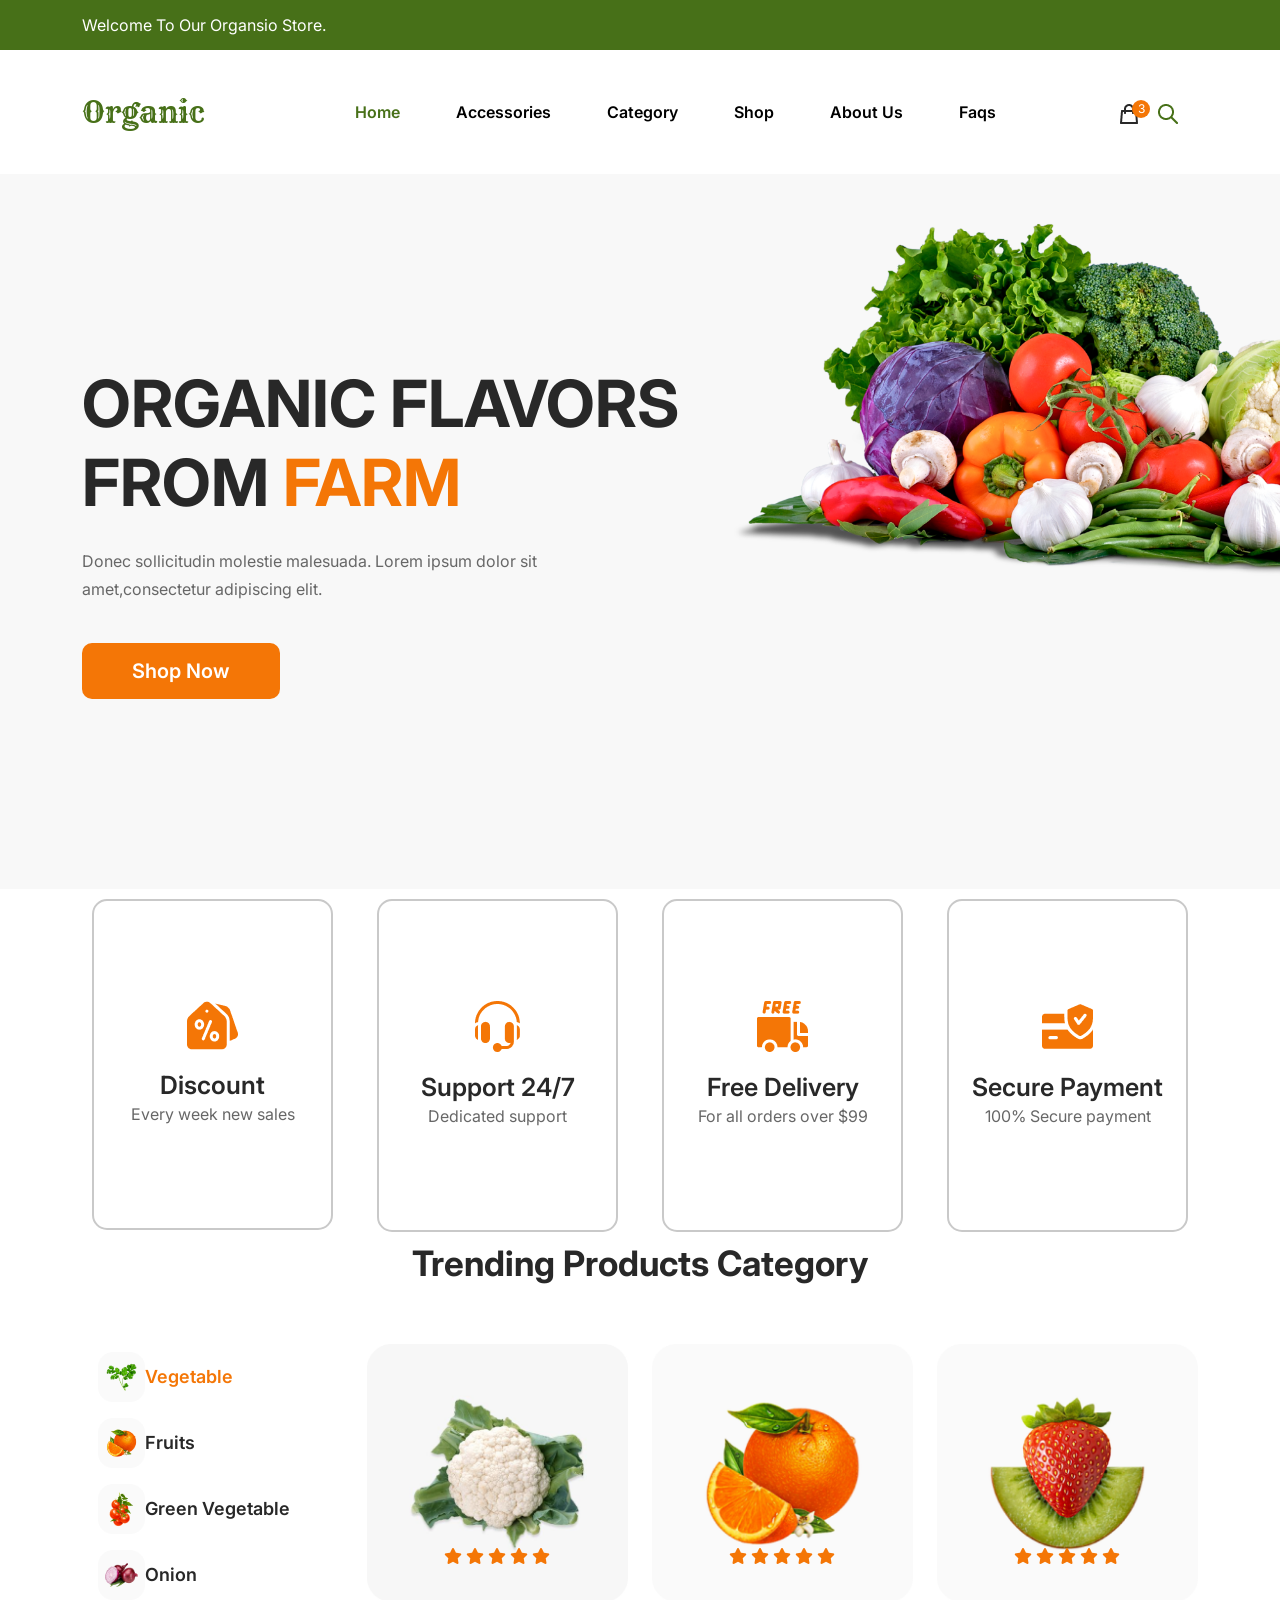
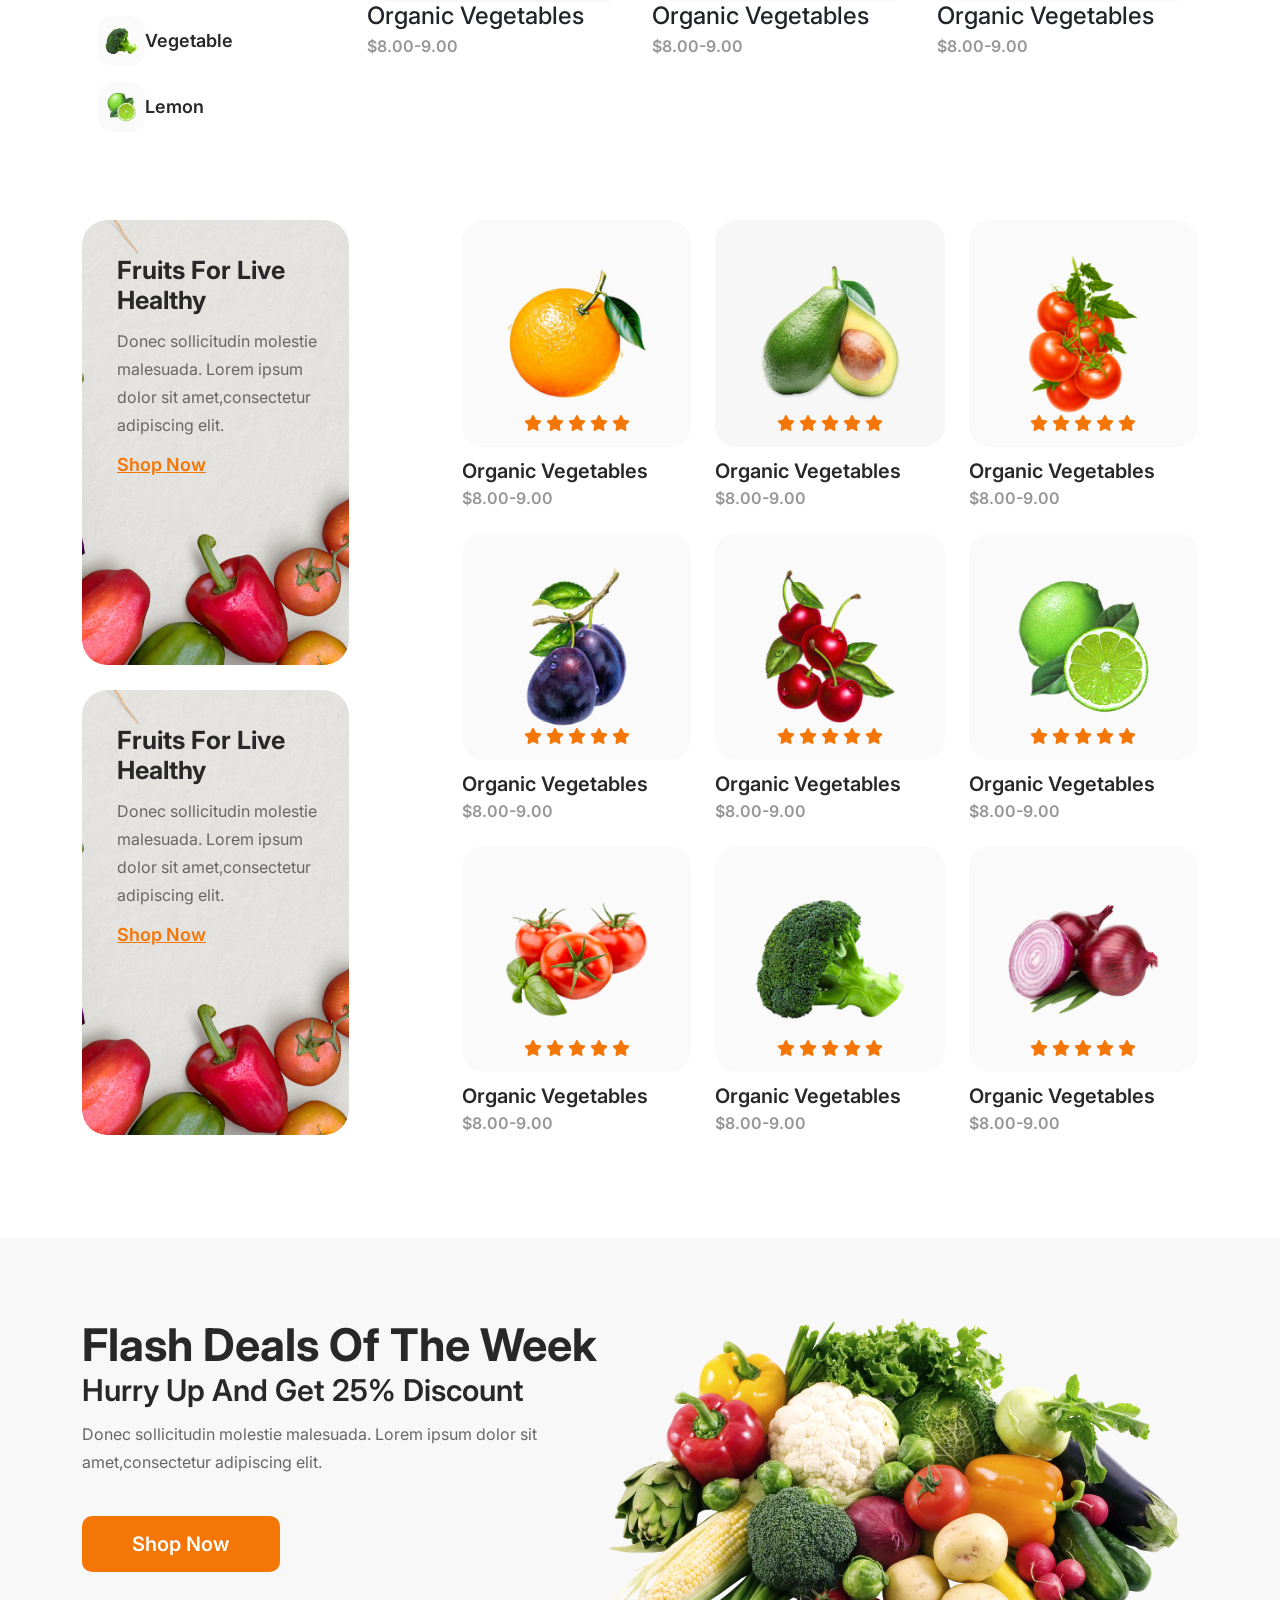
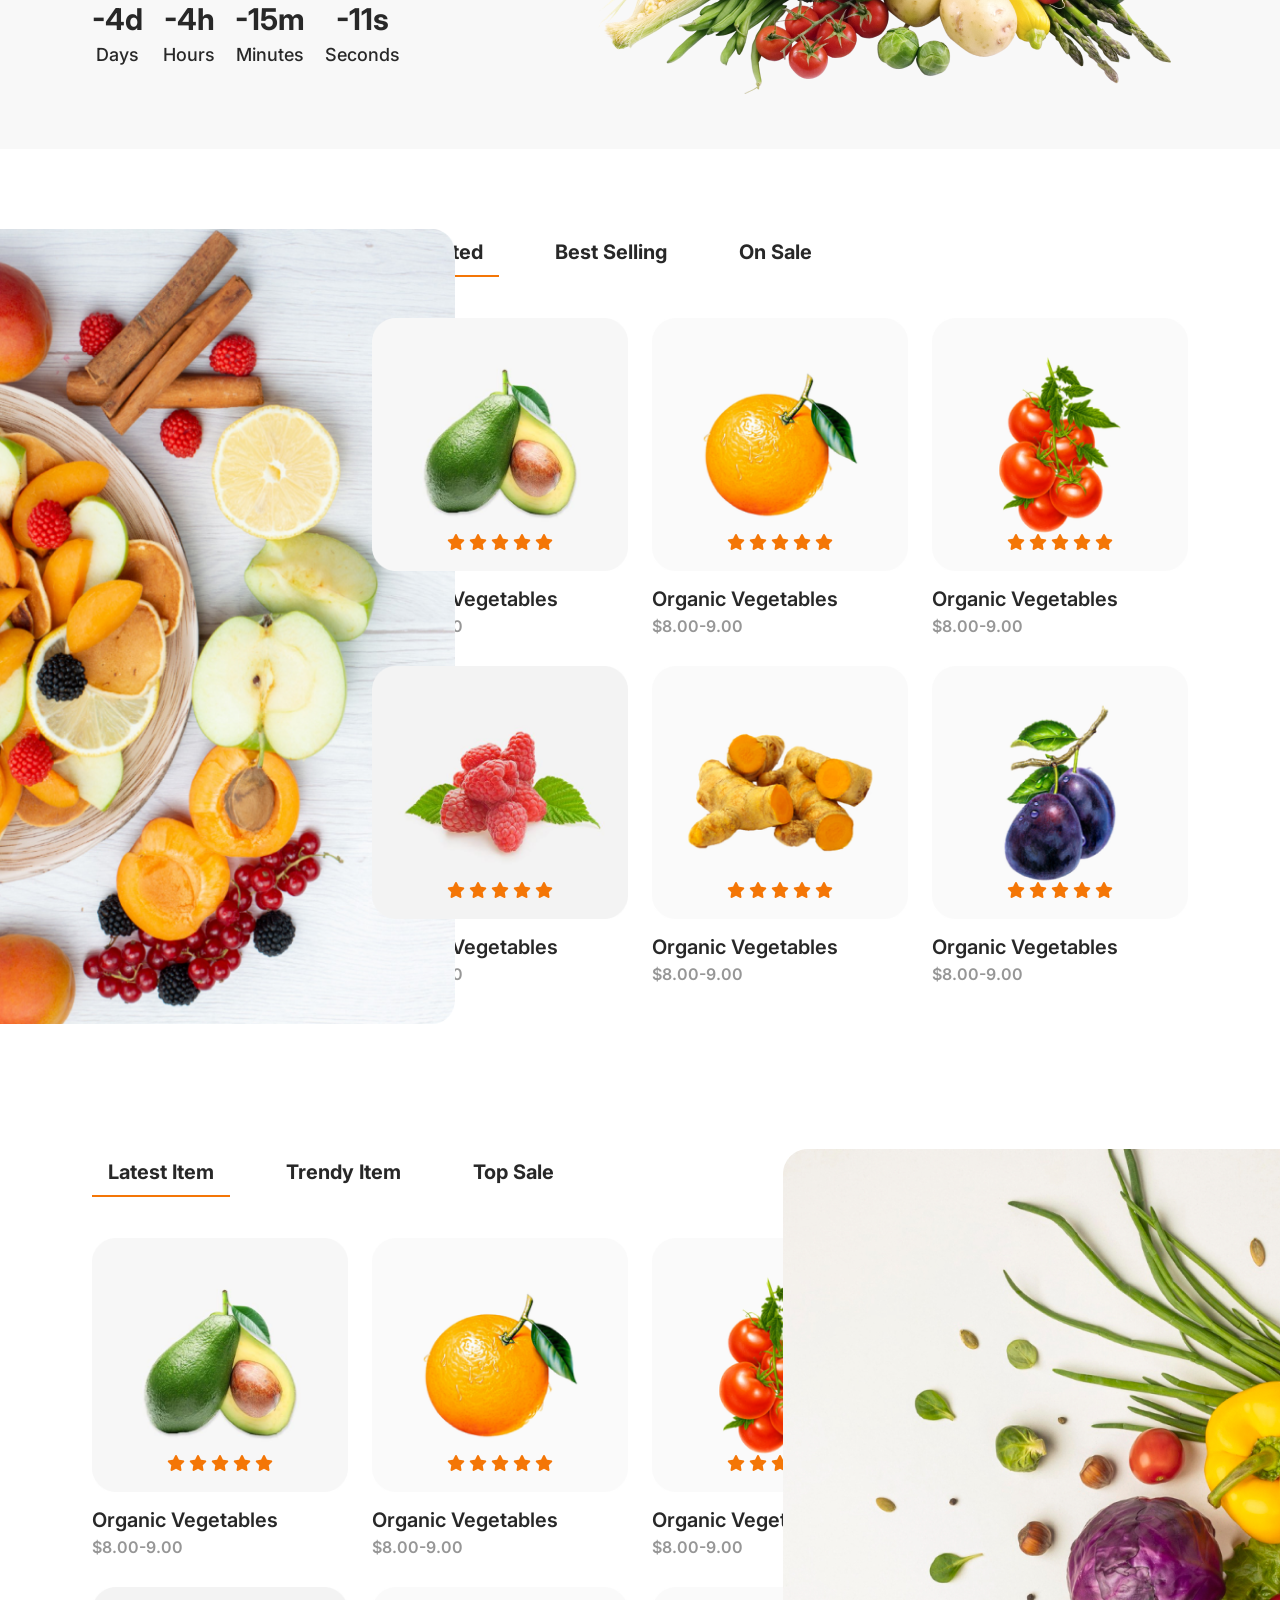
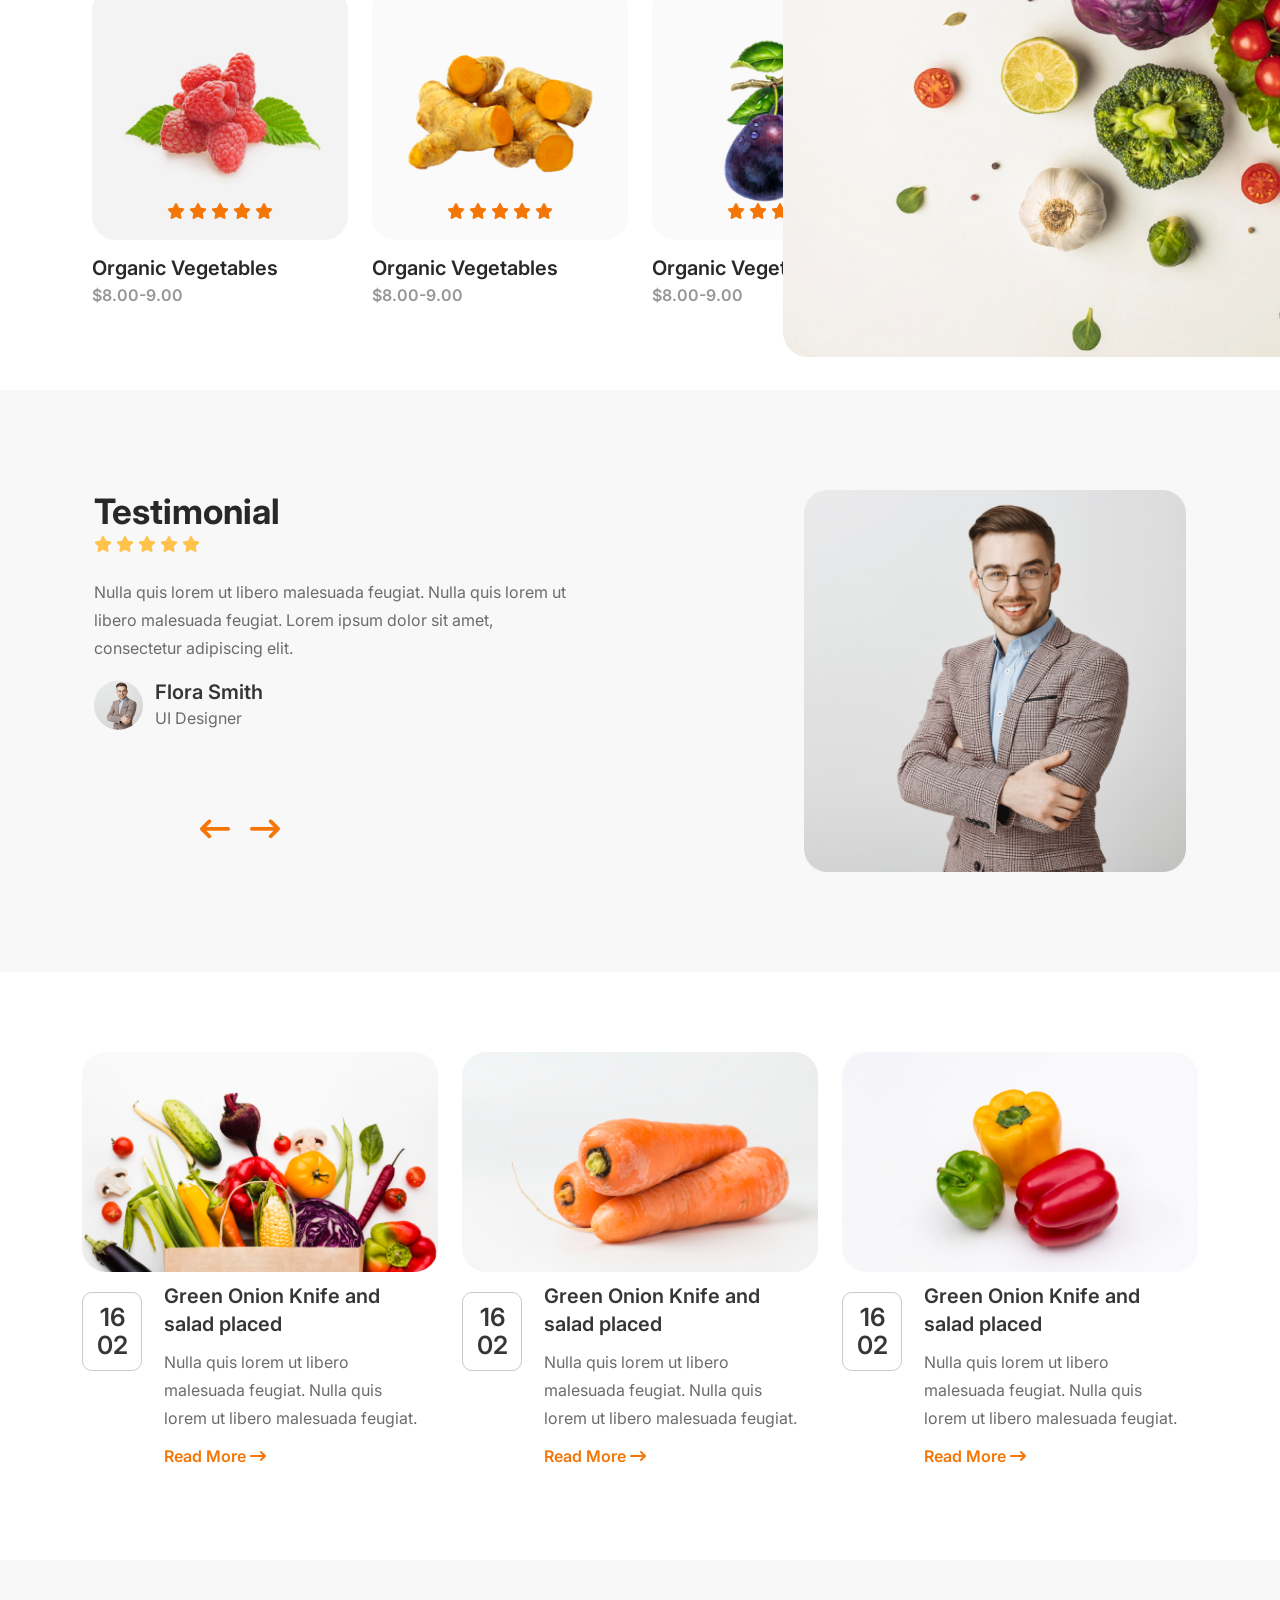
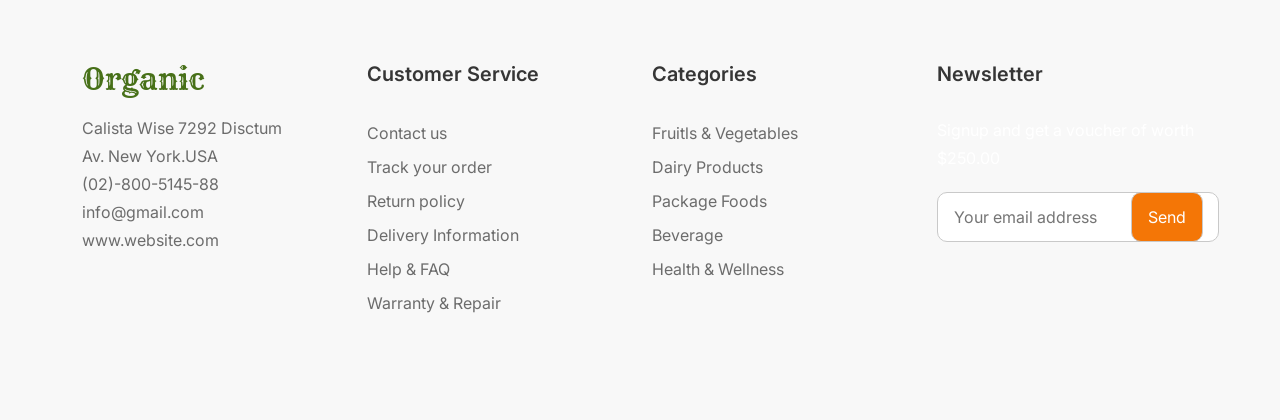
<file: Organic/index.html>
<!DOCTYPE html>
<html lang="en">

<head>
    <meta charset="UTF-8">
    <meta http-equiv="X-UA-Compatible" content="IE=edge">
    <meta name="viewport" content="width=device-width, initial-scale=1.0">
    <!-- css link -->
    <link rel="stylesheet" href="css/bootstrap.min.css">
    <link rel="stylesheet" href="css/slick.css">
    <link rel="stylesheet" href="css/animate.css">
    <link rel="shortcut icon" href="img/fav.png" type="image/x-icon">
    <link rel="stylesheet" href="css/all.min.css">
    <link rel="stylesheet" href="css/style.css">

    <!-- figma title -->
    <title>Organic</title>
</head>

<body>
    <!-- header part start -->
    <header id="header-area">
        <div class="top-header">
            <div class="container">
                <div class="top-text">
                    <p>Welcome To Our Organsio Store.</p>
                </div>
            </div>
        </div>
        <nav class="navbar navbar-expand-lg main-header">
            <div class="container">
                <a class="navbar-brand" href="#">Organic</a>

                <button class="navbar-toggler" type="button" data-bs-toggle="collapse"
                    data-bs-target="#navbarSupportedContent" aria-controls="navbarSupportedContent"
                    aria-expanded="false" aria-label="Toggle navigation">
                    <span class="navbar-toggler-icon"></span>
                </button>

                <div class="collapse navbar-collapse" id="navbarSupportedContent">

                    <ul class="navbar-nav m-auto">
                        <li class="nav-item">
                            <a class="nav-link active" aria-current="page" href="index.html">Home</a>
                        </li>
                        <li class="nav-item">
                            <a class="nav-link" href="Accessories.html">Accessories</a>
                        </li>
                        <li class="nav-item">
                            <a class="nav-link" href="catagory.html">Category</a>
                        </li>
                        <li class="nav-item">
                            <a class="nav-link" href="shop.html">Shop</a>
                        </li>
                        <li class="nav-item">
                            <a class="nav-link" href="about.html">About Us</a>
                        </li>
                        <li class="nav-item">
                            <a class="nav-link" href="faq.html">Faqs</a>
                        </li>
                    </ul>
                    <form class="d-flex">
                        <div class="header-card"><img src="img/Vectorlog.png" alt="">
                            <span>3</span>
                        </div>
                        <div class="header-card"><img src="img/Vectorsearch.png" alt=""></div>
                    </form>
                </div>
            </div>
        </nav>
    </header>
    <!-- header part end -->

    <!-- banner part start -->
    <section id="banner-area">
        <div class="container">
            <div class="row">
                <div class="col-xl-8">
                    <div class="hero">
                        <h1> ORGANIC FLAVORS FROM <span>FARM</span> </h1>
                        <p>Donec sollicitudin molestie malesuada. Lorem ipsum dolor sit amet,consectetur adipiscing
                            elit.</p>
                        <a href="#" class="common-btn">Shop Now</a>
                    </div>
                </div>
            </div>
        </div>
        <div class="banner-img">
            <img src="img/banner.png" alt="img">
        </div>
    </section>
    <!-- banner part end -->

    <!-- support part start -->
    <section id="support-area">
        <div class="container">
            <div class="row">
                <div class="col-xl-3">
                    <div class="support-item">
                        <div class="support-icon"><img src="img/Group.png" alt="img"></div>
                        <h5>Discount</h5>
                        <p>Every week new sales</p>
                    </div>
                </div>
                <div class="col-xl-3">
                    <div class="support-item">
                        <div class="support-icon"><img src="img/Group 20189.png" alt="img"></div>
                        <h5>Support 24/7 </h5>
                        <p>Dedicated support</p>
                    </div>
                </div>
                <div class="col-xl-3">
                    <div class="support-item">
                        <div class="support-icon"><img src="img/Group 20190.png" alt="img"></div>
                        <h5>Free Delivery</h5>
                        <p>For all orders over $99 </p>
                    </div>
                </div>
                <div class="col-xl-3">
                    <div class="support-item">
                        <div class="support-icon"><img src="img/003-credit-card.png" alt="img"></div>
                        <h5>Secure Payment</h5>
                        <p>100% Secure payment</p>
                    </div>
                </div>
            </div>
        </div>
    </section>
    <!-- support part end -->

    <!-- Products part start -->
    <section id="products-area">
        <div class="container">
            <div class="row">
                <div class="col-xl-12 tex-center">
                    <div class="products-heading">
                        <h2>Trending Products Category</h2>
                    </div>
                </div>
            </div>


            <div class="row">
                <div class="col-xl-3">
                    <div class="nav flex-column nav-pills me-3" id="v-pills-tab" role="tablist"
                        aria-orientation="vertical">
                        <button class="nav-link active" id="v-pills-home-tab" data-bs-toggle="pill"
                            data-bs-target="#v-pills-home" type="button" role="tab" aria-controls="v-pills-home"
                            aria-selected="true">
                            <img src="img/Rectangle 3121.png" alt="img">
                            <span>Vegetable</span>
                        </button>
                        <button class="nav-link" id="v-pills-profile-tab" data-bs-toggle="pill"
                            data-bs-target="#v-pills-profile" type="button" role="tab" aria-controls="v-pills-profile"
                            aria-selected="false">
                            <img src="img/Rectangle 3121 (1).png" alt="">
                            <span>Fruits</span>
                        </button>
                        <button class="nav-link" id="v-pills-messages-tab" data-bs-toggle="pill"
                            data-bs-target="#v-pills-messages" type="button" role="tab" aria-controls="v-pills-messages"
                            aria-selected="false">
                            <img src="img/Rectangle 3121 (2).png" alt="">
                            <span>Green Vegetable</span>
                        </button>
                        <button class="nav-link" id="v-pills-settings-tab" data-bs-toggle="pill"
                            data-bs-target="#v-pills-settings" type="button" role="tab" aria-controls="v-pills-settings"
                            aria-selected="false">
                            <img src="img/Rectangle 3121 (3).png" alt="">
                            <span>Onion</span>
                        </button>
                        <button class="nav-link" id="v-pills-profile-tab" data-bs-toggle="pill"
                            data-bs-target="#v-pills-profile" type="button" role="tab" aria-controls="v-pills-profile"
                            aria-selected="false">
                            <img src="img/Rectangle 3121 (4).png" alt="">
                            <span>Vegetable</span>
                        </button>
                        <button class="nav-link" id="v-pills-messages-tab" data-bs-toggle="pill"
                            data-bs-target="#v-pills-messages" type="button" role="tab" aria-controls="v-pills-messages"
                            aria-selected="false">
                            <img src="img/Rectangle 3121 (5).png" alt="">
                            <span>Lemon</span>
                        </button>
                    </div>
                </div>
                <div class="col-xl-9 tab-content" id="v-pills-tabContent">
                    <div class="tab-pane fade show active" id="v-pills-home" role="tabpanel"
                        aria-labelledby="v-pills-home-tab">
                        <div class="row">
                            <div class="col-xl-4">
                                <div class="Products-item">
                                    <div class="prdt-item-img">
                                        <img src="img/Rectangle 3091.png" alt="img">
                                        <div class="prdt-item-img-overlay">
                                            <div class="overlay-icon-opacity">
                                                <a href="#"><i class="fa-solid fa-heart"></i></a>
                                                <a href="#"><i class="fa-solid fa-cart-shopping"></i></a>
                                                <a href="#"><i class="fa-solid fa-eye"></i></a>
                                            </div>
                                        </div>
                                        <div class="prdt-item-img-star">
                                            <i class="fa-solid fa-star"></i>
                                            <i class="fa-solid fa-star"></i>
                                            <i class="fa-solid fa-star"></i>
                                            <i class="fa-solid fa-star"></i>
                                            <i class="fa-solid fa-star"></i>
                                        </div>
                                    </div>
                                    <h4>Organic Vegetables</h4>
                                    <p>$8.00-9.00</p>
                                </div>
                            </div>
                            <div class="col-xl-4">
                                <div class="Products-item">
                                    <div class="prdt-item-img">
                                        <img src="img/Rectangle 3091 (1).png" alt="img">
                                        <div class="prdt-item-img-overlay">
                                            <div class="overlay-icon-opacity">
                                                <a href="#"><i class="fa-solid fa-heart"></i></a>
                                                <a href="#"><i class="fa-solid fa-cart-shopping"></i></a>
                                                <a href="#"><i class="fa-solid fa-eye"></i></a>
                                            </div>
                                        </div>
                                        <div class="prdt-item-img-star">
                                            <i class="fa-solid fa-star"></i>
                                            <i class="fa-solid fa-star"></i>
                                            <i class="fa-solid fa-star"></i>
                                            <i class="fa-solid fa-star"></i>
                                            <i class="fa-solid fa-star"></i>
                                        </div>
                                    </div>
                                    <h4>Organic Vegetables</h4>
                                    <p>$8.00-9.00</p>
                                </div>
                            </div>
                            <div class="col-xl-4">
                                <div class="Products-item">
                                    <div class="prdt-item-img">
                                        <img src="img/Rectangle 3091 (2).png" alt="img">
                                        <div class="prdt-item-img-overlay">
                                            <div class="overlay-icon-opacity">
                                                <a href="#"><i class="fa-solid fa-heart"></i></a>
                                                <a href="#"><i class="fa-solid fa-cart-shopping"></i></a>
                                                <a href="#"><i class="fa-solid fa-eye"></i></a>
                                            </div>
                                        </div>
                                        <div class="prdt-item-img-star">
                                            <i class="fa-solid fa-star"></i>
                                            <i class="fa-solid fa-star"></i>
                                            <i class="fa-solid fa-star"></i>
                                            <i class="fa-solid fa-star"></i>
                                            <i class="fa-solid fa-star"></i>
                                        </div>
                                    </div>
                                    <h4>Organic Vegetables</h4>
                                    <p>$8.00-9.00</p>
                                </div>
                            </div>
                        </div>
                    </div>

                    <div class="tab-pane fade" id="v-pills-messages" role="tabpanel"
                        aria-labelledby="v-pills-messages-tab">
                        <div class="row">
                            <div class="col-xl-4">
                                <div class="Products-item">
                                    <div class="prdt-item-img">
                                        <img src="img/Rectangle 3091.png" alt="img">
                                        <div class="prdt-item-img-overlay">
                                            <div class="overlay-icon-opacity">
                                                <a href="#"><i class="fa-solid fa-heart"></i></a>
                                                <a href="#"><i class="fa-solid fa-cart-shopping"></i></a>
                                                <a href="#"><i class="fa-solid fa-eye"></i></a>
                                            </div>
                                        </div>
                                        <div class="prdt-item-img-star">
                                            <i class="fa-solid fa-star"></i>
                                            <i class="fa-solid fa-star"></i>
                                            <i class="fa-solid fa-star"></i>
                                            <i class="fa-solid fa-star"></i>
                                            <i class="fa-solid fa-star"></i>
                                        </div>
                                    </div>
                                    <h4>Organic Vegetables</h4>
                                    <p>$8.00-9.00</p>
                                </div>
                            </div>
                            <div class="col-xl-4">
                                <div class="Products-item">
                                    <div class="prdt-item-img">
                                        <img src="img/Rectangle 3091 (2).png" alt="img">
                                        <div class="prdt-item-img-overlay">
                                            <div class="overlay-icon-opacity">
                                                <a href="#"><i class="fa-solid fa-heart"></i></a>
                                                <a href="#"><i class="fa-solid fa-cart-shopping"></i></a>
                                                <a href="#"><i class="fa-solid fa-eye"></i></a>
                                            </div>
                                        </div>
                                        <div class="prdt-item-img-star">
                                            <i class="fa-solid fa-star"></i>
                                            <i class="fa-solid fa-star"></i>
                                            <i class="fa-solid fa-star"></i>
                                            <i class="fa-solid fa-star"></i>
                                            <i class="fa-solid fa-star"></i>
                                        </div>
                                    </div>
                                    <h4>Organic Vegetables</h4>
                                    <p>$8.00-9.00</p>
                                </div>
                            </div>
                            <div class="col-xl-4">
                                <div class="Products-item">
                                    <div class="prdt-item-img">
                                        <img src="img/Rectangle 3091 (1).png" alt="img">
                                        <div class="prdt-item-img-overlay">
                                            <div class="overlay-icon-opacity">
                                                <a href="#"><i class="fa-solid fa-heart"></i></a>
                                                <a href="#"><i class="fa-solid fa-cart-shopping"></i></a>
                                                <a href="#"><i class="fa-solid fa-eye"></i></a>
                                            </div>
                                        </div>
                                        <div class="prdt-item-img-star">
                                            <i class="fa-solid fa-star"></i>
                                            <i class="fa-solid fa-star"></i>
                                            <i class="fa-solid fa-star"></i>
                                            <i class="fa-solid fa-star"></i>
                                            <i class="fa-solid fa-star"></i>
                                        </div>
                                    </div>
                                    <h4>Organic Vegetables</h4>
                                    <p>$8.00-9.00</p>
                                </div>
                            </div>
                        </div>
                    </div>
                    <div class="tab-pane fade" id="v-pills-profile" role="tabpanel"
                        aria-labelledby="v-pills-profile-tab">
                        <div class="row">
                            <div class="col-xl-4">
                                <div class="Products-item">
                                    <div class="prdt-item-img">
                                        <img src="img/Rectangle 3091 (2).png" alt="img">
                                        <div class="prdt-item-img-overlay">
                                            <div class="overlay-icon-opacity">
                                                <a href="#"><i class="fa-solid fa-heart"></i></a>
                                                <a href="#"><i class="fa-solid fa-cart-shopping"></i></a>
                                                <a href="#"><i class="fa-solid fa-eye"></i></a>
                                            </div>
                                        </div>
                                        <div class="prdt-item-img-star">
                                            <i class="fa-solid fa-star"></i>
                                            <i class="fa-solid fa-star"></i>
                                            <i class="fa-solid fa-star"></i>
                                            <i class="fa-solid fa-star"></i>
                                            <i class="fa-solid fa-star"></i>
                                        </div>
                                    </div>
                                    <h4>Organic Vegetables</h4>
                                    <p>$8.00-9.00</p>
                                </div>
                            </div>
                            <div class="col-xl-4">
                                <div class="Products-item">
                                    <div class="prdt-item-img">
                                        <img src="img/Rectangle 3091.png" alt="img">
                                        <div class="prdt-item-img-overlay">
                                            <div class="overlay-icon-opacity">
                                                <a href="#"><i class="fa-solid fa-heart"></i></a>
                                                <a href="#"><i class="fa-solid fa-cart-shopping"></i></a>
                                                <a href="#"><i class="fa-solid fa-eye"></i></a>
                                            </div>
                                        </div>
                                        <div class="prdt-item-img-star">
                                            <i class="fa-solid fa-star"></i>
                                            <i class="fa-solid fa-star"></i>
                                            <i class="fa-solid fa-star"></i>
                                            <i class="fa-solid fa-star"></i>
                                            <i class="fa-solid fa-star"></i>
                                        </div>
                                    </div>
                                    <h4>Organic Vegetables</h4>
                                    <p>$8.00-9.00</p>
                                </div>
                            </div>
                            <div class="col-xl-4">
                                <div class="Products-item">
                                    <div class="prdt-item-img">
                                        <img src="img/Rectangle 3091 (1).png" alt="img">
                                        <div class="prdt-item-img-overlay">
                                            <div class="overlay-icon-opacity">
                                                <a href="#"><i class="fa-solid fa-heart"></i></a>
                                                <a href="#"><i class="fa-solid fa-cart-shopping"></i></a>
                                                <a href="#"><i class="fa-solid fa-eye"></i></a>
                                            </div>
                                        </div>
                                        <div class="prdt-item-img-star">
                                            <i class="fa-solid fa-star"></i>
                                            <i class="fa-solid fa-star"></i>
                                            <i class="fa-solid fa-star"></i>
                                            <i class="fa-solid fa-star"></i>
                                            <i class="fa-solid fa-star"></i>
                                        </div>
                                    </div>
                                    <h4>Organic Vegetables</h4>
                                    <p>$8.00-9.00</p>
                                </div>
                            </div>
                        </div>
                    </div>
                    <div class="tab-pane fade" id="v-pills-settings" role="tabpanel"
                        aria-labelledby="v-pills-settings-tab">
                        <div class="row">
                            <div class="col-xl-4">
                                <div class="Products-item">
                                    <div class="prdt-item-img">
                                        <img src="img/Rectangle 3091 (2).png" alt="img">
                                        <div class="prdt-item-img-overlay">
                                            <div class="overlay-icon-opacity">
                                                <a href="#"><i class="fa-solid fa-heart"></i></a>
                                                <a href="#"><i class="fa-solid fa-cart-shopping"></i></a>
                                                <a href="#"><i class="fa-solid fa-eye"></i></a>
                                            </div>
                                        </div>
                                        <div class="prdt-item-img-star">
                                            <i class="fa-solid fa-star"></i>
                                            <i class="fa-solid fa-star"></i>
                                            <i class="fa-solid fa-star"></i>
                                            <i class="fa-solid fa-star"></i>
                                            <i class="fa-solid fa-star"></i>
                                        </div>
                                    </div>
                                    <h4>Organic Vegetables</h4>
                                    <p>$8.00-9.00</p>
                                </div>
                            </div>
                            <div class="col-xl-4">
                                <div class="Products-item">
                                    <div class="prdt-item-img">
                                        <img src="img/Rectangle 3091.png" alt="img">
                                        <div class="prdt-item-img-overlay">
                                            <div class="overlay-icon-opacity">
                                                <a href="#"><i class="fa-solid fa-heart"></i></a>
                                                <a href="#"><i class="fa-solid fa-cart-shopping"></i></a>
                                                <a href="#"><i class="fa-solid fa-eye"></i></a>
                                            </div>
                                        </div>
                                        <div class="prdt-item-img-star">
                                            <i class="fa-solid fa-star"></i>
                                            <i class="fa-solid fa-star"></i>
                                            <i class="fa-solid fa-star"></i>
                                            <i class="fa-solid fa-star"></i>
                                            <i class="fa-solid fa-star"></i>
                                        </div>
                                    </div>
                                    <h4>Organic Vegetables</h4>
                                    <p>$8.00-9.00</p>
                                </div>
                            </div>
                            <div class="col-xl-4">
                                <div class="Products-item">
                                    <div class="prdt-item-img">
                                        <img src="img/Rectangle 3091 (1).png" alt="img">
                                        <div class="prdt-item-img-overlay">
                                            <div class="overlay-icon-opacity">
                                                <a href="#"><i class="fa-solid fa-heart"></i></a>
                                                <a href="#"><i class="fa-solid fa-cart-shopping"></i></a>
                                                <a href="#"><i class="fa-solid fa-eye"></i></a>
                                            </div>
                                        </div>
                                        <div class="prdt-item-img-star">
                                            <i class="fa-solid fa-star"></i>
                                            <i class="fa-solid fa-star"></i>
                                            <i class="fa-solid fa-star"></i>
                                            <i class="fa-solid fa-star"></i>
                                            <i class="fa-solid fa-star"></i>
                                        </div>
                                    </div>
                                    <h4>Organic Vegetables</h4>
                                    <p>$8.00-9.00</p>
                                </div>
                            </div>
                        </div>
                    </div>
                    <div class="tab-pane fade" id="v-pills-messages" role="tabpanel"
                        aria-labelledby="v-pills-messages-tab">
                        <div class="row">
                            <div class="col-xl-4">
                                <div class="Products-item">
                                    <div class="prdt-item-img">
                                        <img src="img/Rectangle 3091.png" alt="img">
                                        <div class="prdt-item-img-overlay">
                                            <div class="overlay-icon-opacity">
                                                <a href="#"><i class="fa-solid fa-heart"></i></a>
                                                <a href="#"><i class="fa-solid fa-cart-shopping"></i></a>
                                                <a href="#"><i class="fa-solid fa-eye"></i></a>
                                            </div>
                                        </div>
                                        <div class="prdt-item-img-star">
                                            <i class="fa-solid fa-star"></i>
                                            <i class="fa-solid fa-star"></i>
                                            <i class="fa-solid fa-star"></i>
                                            <i class="fa-solid fa-star"></i>
                                            <i class="fa-solid fa-star"></i>
                                        </div>
                                    </div>
                                    <h4>Organic Vegetables</h4>
                                    <p>$8.00-9.00</p>
                                </div>
                            </div>
                            <div class="col-xl-4">
                                <div class="Products-item">
                                    <div class="prdt-item-img">
                                        <img src="img/Rectangle 3091 (2).png" alt="img">
                                        <div class="prdt-item-img-overlay">
                                            <div class="overlay-icon-opacity">
                                                <a href="#"><i class="fa-solid fa-heart"></i></a>
                                                <a href="#"><i class="fa-solid fa-cart-shopping"></i></a>
                                                <a href="#"><i class="fa-solid fa-eye"></i></a>
                                            </div>
                                        </div>
                                        <div class="prdt-item-img-star">
                                            <i class="fa-solid fa-star"></i>
                                            <i class="fa-solid fa-star"></i>
                                            <i class="fa-solid fa-star"></i>
                                            <i class="fa-solid fa-star"></i>
                                            <i class="fa-solid fa-star"></i>
                                        </div>
                                    </div>
                                    <h4>Organic Vegetables</h4>
                                    <p>$8.00-9.00</p>
                                </div>
                            </div>
                            <div class="col-xl-4">
                                <div class="Products-item">
                                    <div class="prdt-item-img">
                                        <img src="img/Rectangle 3091 (1).png" alt="img">
                                        <div class="prdt-item-img-overlay">
                                            <div class="overlay-icon-opacity">
                                                <a href="#"><i class="fa-solid fa-heart"></i></a>
                                                <a href="#"><i class="fa-solid fa-cart-shopping"></i></a>
                                                <a href="#"><i class="fa-solid fa-eye"></i></a>
                                            </div>
                                        </div>
                                        <div class="prdt-item-img-star">
                                            <i class="fa-solid fa-star"></i>
                                            <i class="fa-solid fa-star"></i>
                                            <i class="fa-solid fa-star"></i>
                                            <i class="fa-solid fa-star"></i>
                                            <i class="fa-solid fa-star"></i>
                                        </div>
                                    </div>
                                    <h4>Organic Vegetables</h4>
                                    <p>$8.00-9.00</p>
                                </div>
                            </div>
                        </div>
                    </div>




                </div>

            </div>
    </section>
    <!-- Products part end -->

    <!-- healthy part start -->
    <section id="healthy-area">
        <div class="container">
            <div class="row">
                <div class="col-xl-4">
                    <div class="live-healthy">
                        <h3>Fruits For Live Healthy</h3>
                        <p>Donec sollicitudin molestie malesuada. Lorem ipsum dolor sit amet,consectetur adipiscing
                            elit.</p>
                        <a href="#" class="live-shop">Shop Now</a>
                    </div>
                    <div class="live-healthy live-top">
                        <h3>Fruits For Live Healthy</h3>
                        <p>Donec sollicitudin molestie malesuada. Lorem ipsum dolor sit amet,consectetur adipiscing
                            elit.</p>
                        <a href="#" class="live-shop">Shop Now</a>
                    </div>
                </div>
                <div class="col-xl-8">
                    <div class="row">
                        <div class="col-xl-4">
                            <div class="live-fruits-item">
                                <div class="live-fruits-img">
                                    <img src="img/Rectangle 3091 (3).png" alt="">
                                    <div class="live-star">
                                        <i class="fa-solid fa-star"></i>
                                        <i class="fa-solid fa-star"></i>
                                        <i class="fa-solid fa-star"></i>
                                        <i class="fa-solid fa-star"></i>
                                        <i class="fa-solid fa-star"></i>
                                    </div>
                                </div>
                                <h4>Organic Vegetables</h4>
                                <p>$8.00-9.00</p>
                            </div>
                        </div>
                        <div class="col-xl-4">
                            <div class="live-fruits-item">
                                <div class="live-fruits-img">
                                    <img src="img/Rectangle 3091 (4).png" alt="">
                                    <div class="live-star">
                                        <i class="fa-solid fa-star"></i>
                                        <i class="fa-solid fa-star"></i>
                                        <i class="fa-solid fa-star"></i>
                                        <i class="fa-solid fa-star"></i>
                                        <i class="fa-solid fa-star"></i>
                                    </div>
                                </div>
                                <h4>Organic Vegetables</h4>
                                <p>$8.00-9.00</p>
                            </div>
                        </div>
                        <div class="col-xl-4">
                            <div class="live-fruits-item">
                                <div class="live-fruits-img">
                                    <img src="img/Rectangle 3091 (5).png" alt="">
                                    <div class="live-star">
                                        <i class="fa-solid fa-star"></i>
                                        <i class="fa-solid fa-star"></i>
                                        <i class="fa-solid fa-star"></i>
                                        <i class="fa-solid fa-star"></i>
                                        <i class="fa-solid fa-star"></i>
                                    </div>
                                </div>
                                <h4>Organic Vegetables</h4>
                                <p>$8.00-9.00</p>
                            </div>
                        </div>
                        <div class="col-xl-4">
                            <div class="live-fruits-item">
                                <div class="live-fruits-img">
                                    <img src="img/Rectangle 3091 (6).png" alt="">
                                    <div class="live-star">
                                        <i class="fa-solid fa-star"></i>
                                        <i class="fa-solid fa-star"></i>
                                        <i class="fa-solid fa-star"></i>
                                        <i class="fa-solid fa-star"></i>
                                        <i class="fa-solid fa-star"></i>
                                    </div>
                                </div>
                                <h4>Organic Vegetables</h4>
                                <p>$8.00-9.00</p>
                            </div>
                        </div>
                        <div class="col-xl-4">
                            <div class="live-fruits-item">
                                <div class="live-fruits-img">
                                    <img src="img/Rectangle 3091 (7).png" alt="">
                                    <div class="live-star">
                                        <i class="fa-solid fa-star"></i>
                                        <i class="fa-solid fa-star"></i>
                                        <i class="fa-solid fa-star"></i>
                                        <i class="fa-solid fa-star"></i>
                                        <i class="fa-solid fa-star"></i>
                                    </div>
                                </div>
                                <h4>Organic Vegetables</h4>
                                <p>$8.00-9.00</p>
                            </div>
                        </div>
                        <div class="col-xl-4">
                            <div class="live-fruits-item">
                                <div class="live-fruits-img">
                                    <img src="img/Rectangle 3091 (8).png" alt="">
                                    <div class="live-star">
                                        <i class="fa-solid fa-star"></i>
                                        <i class="fa-solid fa-star"></i>
                                        <i class="fa-solid fa-star"></i>
                                        <i class="fa-solid fa-star"></i>
                                        <i class="fa-solid fa-star"></i>
                                    </div>
                                </div>
                                <h4>Organic Vegetables</h4>
                                <p>$8.00-9.00</p>
                            </div>
                        </div>
                        <div class="col-xl-4">
                            <div class="live-fruits-item">
                                <div class="live-fruits-img">
                                    <img src="img/Rectangle 3091 (9).png" alt="">
                                    <div class="live-star">
                                        <i class="fa-solid fa-star"></i>
                                        <i class="fa-solid fa-star"></i>
                                        <i class="fa-solid fa-star"></i>
                                        <i class="fa-solid fa-star"></i>
                                        <i class="fa-solid fa-star"></i>
                                    </div>
                                </div>
                                <h4>Organic Vegetables</h4>
                                <p>$8.00-9.00</p>
                            </div>
                        </div>
                        <div class="col-xl-4">
                            <div class="live-fruits-item">
                                <div class="live-fruits-img">
                                    <img src="img/Rectangle 3091 (10).png" alt="">
                                    <div class="live-star">
                                        <i class="fa-solid fa-star"></i>
                                        <i class="fa-solid fa-star"></i>
                                        <i class="fa-solid fa-star"></i>
                                        <i class="fa-solid fa-star"></i>
                                        <i class="fa-solid fa-star"></i>
                                    </div>
                                </div>
                                <h4>Organic Vegetables</h4>
                                <p>$8.00-9.00</p>
                            </div>
                        </div>
                        <div class="col-xl-4">
                            <div class="live-fruits-item">
                                <div class="live-fruits-img">
                                    <img src="img/Rectangle 3091 (11).png" alt="">
                                    <div class="live-star">
                                        <i class="fa-solid fa-star"></i>
                                        <i class="fa-solid fa-star"></i>
                                        <i class="fa-solid fa-star"></i>
                                        <i class="fa-solid fa-star"></i>
                                        <i class="fa-solid fa-star"></i>
                                    </div>
                                </div>
                                <h4>Organic Vegetables</h4>
                                <p>$8.00-9.00</p>
                            </div>
                        </div>
                    </div>
                </div>
            </div>
        </div>
    </section>
    <!-- healthy part end -->

    <!-- Flash part start -->
    <section id="Flash-area">
        <div class="container">
            <div class="row">
                <div class="col-xl-6">
                    <div class="flash-wrapper">
                        <h3>Flash Deals Of The Week</h3>
                        <h5>Hurry Up And Get 25% Discount</h5>
                        <p>Donec sollicitudin molestie malesuada. Lorem ipsum dolor sit amet,consectetur adipiscing
                            elit.</p>
                        <a href="#" class="common-btn">Shop Now</a>
                        <div class="counter-down">
                            <ul class="remaining">
                                <li><span id="days">465</span>Days</li>
                                <li><span id="hours">23</span>Hours</li>
                                <li><span id="mins">59</span> Minutes</li>
                                <li><span id="secs">59</span> Seconds</li>
                            </ul>
                        </div>
                    </div>
                </div>
                <div class="col-xl-6">
                    <div class="flash-img">
                        <img src="img/pngwing 3.png" alt="">
                    </div>
                </div>
            </div>
        </div>
    </section>
    <!-- Flash part end -->

    <!-- top-rate part start -->
    <section id="top-rate-area">
        <div class="container">
            <div class="row">
                <div class="col-xl-3">
                    <div class="top-rate-img">
                        <img src="img/Rectangle 3111.png" alt="">
                    </div>
                </div>
                <div class="col-xl-9">
                    <div class="row">
                        <div class="col-xl-12">
                            <ul class="nav nav-pills mb-3" id="pills-tab" role="tablist">
                                <li class="nav-item" role="presentation">
                                    <button class="nav-link active" id="pills-home-tab" data-bs-toggle="pill"
                                        data-bs-target="#pills-home" type="button" role="tab" aria-controls="pills-home"
                                        aria-selected="true">Top Rated</button>
                                </li>
                                <li class="nav-item" role="presentation">
                                    <button class="nav-link" id="pills-profile-tab" data-bs-toggle="pill"
                                        data-bs-target="#pills-profile" type="button" role="tab"
                                        aria-controls="pills-profile" aria-selected="false">Best Selling</button>
                                </li>
                                <li class="nav-item" role="presentation">
                                    <button class="nav-link" id="pills-contact-tab" data-bs-toggle="pill"
                                        data-bs-target="#pills-contact" type="button" role="tab"
                                        aria-controls="pills-contact" aria-selected="false">On Sale</button>
                                </li>
                            </ul>
                        </div>
                    </div>
                    <div class="tab-content" id="pills-tabContent">
                        <div class="tab-pane fade show active" id="pills-home" role="tabpanel"
                            aria-labelledby="pills-home-tab">
                            <div class="row">
                                <div class="col-xl-4">
                                    <div class="top-rate-item">
                                        <div class="top-rate-item-img">
                                            <img src="img/Rectangle 3091 (4).png" alt="">
                                            <div class="top-rate-item-star">
                                                <i class="fa-solid fa-star"></i>
                                                <i class="fa-solid fa-star"></i>
                                                <i class="fa-solid fa-star"></i>
                                                <i class="fa-solid fa-star"></i>
                                                <i class="fa-solid fa-star"></i>
                                            </div>
                                        </div>
                                        <h4>Organic Vegetables</h4>
                                        <p>$8.00-9.00</p>
                                    </div>
                                </div>
                                <div class="col-xl-4">
                                    <div class="top-rate-item">
                                        <div class="top-rate-item-img">
                                            <img src="img/Rectangle 3091 (3).png" alt="">
                                            <div class="top-rate-item-star">
                                                <i class="fa-solid fa-star"></i>
                                                <i class="fa-solid fa-star"></i>
                                                <i class="fa-solid fa-star"></i>
                                                <i class="fa-solid fa-star"></i>
                                                <i class="fa-solid fa-star"></i>
                                            </div>
                                        </div>
                                        <h4>Organic Vegetables</h4>
                                        <p>$8.00-9.00</p>
                                    </div>
                                </div>
                                <div class="col-xl-4">
                                    <div class="top-rate-item">
                                        <div class="top-rate-item-img">
                                            <img src="img/Rectangle 3091 (5).png" alt="">
                                            <div class="top-rate-item-star">
                                                <i class="fa-solid fa-star"></i>
                                                <i class="fa-solid fa-star"></i>
                                                <i class="fa-solid fa-star"></i>
                                                <i class="fa-solid fa-star"></i>
                                                <i class="fa-solid fa-star"></i>
                                            </div>
                                        </div>
                                        <h4>Organic Vegetables</h4>
                                        <p>$8.00-9.00</p>
                                    </div>
                                </div>
                                <div class="col-xl-4">
                                    <div class="top-rate-item">
                                        <div class="top-rate-item-img">
                                            <img src="img/Rectangle 3091 (13).png" alt="">
                                            <div class="top-rate-item-star">
                                                <i class="fa-solid fa-star"></i>
                                                <i class="fa-solid fa-star"></i>
                                                <i class="fa-solid fa-star"></i>
                                                <i class="fa-solid fa-star"></i>
                                                <i class="fa-solid fa-star"></i>
                                            </div>
                                        </div>
                                        <h4>Organic Vegetables</h4>
                                        <p>$8.00-9.00</p>
                                    </div>
                                </div>
                                <div class="col-xl-4">
                                    <div class="top-rate-item">
                                        <div class="top-rate-item-img">
                                            <img src="img/Rectangle 3091 (12).png" alt="">
                                            <div class="top-rate-item-star">
                                                <i class="fa-solid fa-star"></i>
                                                <i class="fa-solid fa-star"></i>
                                                <i class="fa-solid fa-star"></i>
                                                <i class="fa-solid fa-star"></i>
                                                <i class="fa-solid fa-star"></i>
                                            </div>
                                        </div>
                                        <h4>Organic Vegetables</h4>
                                        <p>$8.00-9.00</p>
                                    </div>
                                </div>
                                <div class="col-xl-4">
                                    <div class="top-rate-item">
                                        <div class="top-rate-item-img">
                                            <img src="img/Rectangle 3091 (6).png" alt="">
                                            <div class="top-rate-item-star">
                                                <i class="fa-solid fa-star"></i>
                                                <i class="fa-solid fa-star"></i>
                                                <i class="fa-solid fa-star"></i>
                                                <i class="fa-solid fa-star"></i>
                                                <i class="fa-solid fa-star"></i>
                                            </div>
                                        </div>
                                        <h4>Organic Vegetables</h4>
                                        <p>$8.00-9.00</p>
                                    </div>
                                </div>
                            </div>
                        </div>
                        <div class="tab-pane fade" id="pills-profile" role="tabpanel"
                            aria-labelledby="pills-profile-tab">
                            <div class="row">
                                <div class="col-xl-4">
                                    <div class="top-rate-item">
                                        <div class="top-rate-item-img">
                                            <img src="img/Rectangle 3091 (7).png" alt="">
                                            <div class="top-rate-item-star">
                                                <i class="fa-solid fa-star"></i>
                                                <i class="fa-solid fa-star"></i>
                                                <i class="fa-solid fa-star"></i>
                                                <i class="fa-solid fa-star"></i>
                                                <i class="fa-solid fa-star"></i>
                                            </div>
                                        </div>
                                        <h4>Organic Vegetables</h4>
                                        <p>$8.00-9.00</p>
                                    </div>
                                </div>
                                <div class="col-xl-4">
                                    <div class="top-rate-item">
                                        <div class="top-rate-item-img">
                                            <img src="img/Rectangle 3091 (2).png" alt="">
                                            <div class="top-rate-item-star">
                                                <i class="fa-solid fa-star"></i>
                                                <i class="fa-solid fa-star"></i>
                                                <i class="fa-solid fa-star"></i>
                                                <i class="fa-solid fa-star"></i>
                                                <i class="fa-solid fa-star"></i>
                                            </div>
                                        </div>
                                        <h4>Organic Vegetables</h4>
                                        <p>$8.00-9.00</p>
                                    </div>
                                </div>
                                <div class="col-xl-4">
                                    <div class="top-rate-item">
                                        <div class="top-rate-item-img">
                                            <img src="img/Rectangle 3091 (3).png" alt="">
                                            <div class="top-rate-item-star">
                                                <i class="fa-solid fa-star"></i>
                                                <i class="fa-solid fa-star"></i>
                                                <i class="fa-solid fa-star"></i>
                                                <i class="fa-solid fa-star"></i>
                                                <i class="fa-solid fa-star"></i>
                                            </div>
                                        </div>
                                        <h4>Organic Vegetables</h4>
                                        <p>$8.00-9.00</p>
                                    </div>
                                </div>
                                <div class="col-xl-4">
                                    <div class="top-rate-item">
                                        <div class="top-rate-item-img">
                                            <img src="img/Rectangle 3091 (10).png" alt="">
                                            <div class="top-rate-item-star">
                                                <i class="fa-solid fa-star"></i>
                                                <i class="fa-solid fa-star"></i>
                                                <i class="fa-solid fa-star"></i>
                                                <i class="fa-solid fa-star"></i>
                                                <i class="fa-solid fa-star"></i>
                                            </div>
                                        </div>
                                        <h4>Organic Vegetables</h4>
                                        <p>$8.00-9.00</p>
                                    </div>
                                </div>
                                <div class="col-xl-4">
                                    <div class="top-rate-item">
                                        <div class="top-rate-item-img">
                                            <img src="img/Rectangle 3091 (11).png" alt="">
                                            <div class="top-rate-item-star">
                                                <i class="fa-solid fa-star"></i>
                                                <i class="fa-solid fa-star"></i>
                                                <i class="fa-solid fa-star"></i>
                                                <i class="fa-solid fa-star"></i>
                                                <i class="fa-solid fa-star"></i>
                                            </div>
                                        </div>
                                        <h4>Organic Vegetables</h4>
                                        <p>$8.00-9.00</p>
                                    </div>
                                </div>
                                <div class="col-xl-4">
                                    <div class="top-rate-item">
                                        <div class="top-rate-item-img">
                                            <img src="img/Rectangle 3091 (5).png" alt="">
                                            <div class="top-rate-item-star">
                                                <i class="fa-solid fa-star"></i>
                                                <i class="fa-solid fa-star"></i>
                                                <i class="fa-solid fa-star"></i>
                                                <i class="fa-solid fa-star"></i>
                                                <i class="fa-solid fa-star"></i>
                                            </div>
                                        </div>
                                        <h4>Organic Vegetables</h4>
                                        <p>$8.00-9.00</p>
                                    </div>
                                </div>
                            </div>
                        </div>
                        <div class="tab-pane fade" id="pills-contact" role="tabpanel"
                            aria-labelledby="pills-contact-tab">
                            <div class="row">
                                <div class="col-xl-4">
                                    <div class="top-rate-item">
                                        <div class="top-rate-item-img">
                                            <img src="img/Rectangle 3091 (12).png" alt="">
                                            <div class="top-rate-item-star">
                                                <i class="fa-solid fa-star"></i>
                                                <i class="fa-solid fa-star"></i>
                                                <i class="fa-solid fa-star"></i>
                                                <i class="fa-solid fa-star"></i>
                                                <i class="fa-solid fa-star"></i>
                                            </div>
                                        </div>
                                        <h4>Organic Vegetables</h4>
                                        <p>$8.00-9.00</p>
                                    </div>
                                </div>
                                <div class="col-xl-4">
                                    <div class="top-rate-item">
                                        <div class="top-rate-item-img">
                                            <img src="img/Rectangle 3091 (11).png" alt="">
                                            <div class="top-rate-item-star">
                                                <i class="fa-solid fa-star"></i>
                                                <i class="fa-solid fa-star"></i>
                                                <i class="fa-solid fa-star"></i>
                                                <i class="fa-solid fa-star"></i>
                                                <i class="fa-solid fa-star"></i>
                                            </div>
                                        </div>
                                        <h4>Organic Vegetables</h4>
                                        <p>$8.00-9.00</p>
                                    </div>
                                </div>
                                <div class="col-xl-4">
                                    <div class="top-rate-item">
                                        <div class="top-rate-item-img">
                                            <img src="img/Rectangle 3091 (8).png" alt="">
                                            <div class="top-rate-item-star">
                                                <i class="fa-solid fa-star"></i>
                                                <i class="fa-solid fa-star"></i>
                                                <i class="fa-solid fa-star"></i>
                                                <i class="fa-solid fa-star"></i>
                                                <i class="fa-solid fa-star"></i>
                                            </div>
                                        </div>
                                        <h4>Organic Vegetables</h4>
                                        <p>$8.00-9.00</p>
                                    </div>
                                </div>
                                <div class="col-xl-4">
                                    <div class="top-rate-item">
                                        <div class="top-rate-item-img">
                                            <img src="img/Rectangle 3091 (6).png" alt="">
                                            <div class="top-rate-item-star">
                                                <i class="fa-solid fa-star"></i>
                                                <i class="fa-solid fa-star"></i>
                                                <i class="fa-solid fa-star"></i>
                                                <i class="fa-solid fa-star"></i>
                                                <i class="fa-solid fa-star"></i>
                                            </div>
                                        </div>
                                        <h4>Organic Vegetables</h4>
                                        <p>$8.00-9.00</p>
                                    </div>
                                </div>
                                <div class="col-xl-4">
                                    <div class="top-rate-item">
                                        <div class="top-rate-item-img">
                                            <img src="img/Rectangle 3091 (8).png" alt="">
                                            <div class="top-rate-item-star">
                                                <i class="fa-solid fa-star"></i>
                                                <i class="fa-solid fa-star"></i>
                                                <i class="fa-solid fa-star"></i>
                                                <i class="fa-solid fa-star"></i>
                                                <i class="fa-solid fa-star"></i>
                                            </div>
                                        </div>
                                        <h4>Organic Vegetables</h4>
                                        <p>$8.00-9.00</p>
                                    </div>
                                </div>
                                <div class="col-xl-4">
                                    <div class="top-rate-item">
                                        <div class="top-rate-item-img">
                                            <img src="img/Rectangle 3091 (4).png" alt="">
                                            <div class="top-rate-item-star">
                                                <i class="fa-solid fa-star"></i>
                                                <i class="fa-solid fa-star"></i>
                                                <i class="fa-solid fa-star"></i>
                                                <i class="fa-solid fa-star"></i>
                                                <i class="fa-solid fa-star"></i>
                                            </div>
                                        </div>
                                        <h4>Organic Vegetables</h4>
                                        <p>$8.00-9.00</p>
                                    </div>
                                </div>
                            </div>
                        </div>
                    </div>
                </div>
            </div>
        </div>
    </section>
    <!-- top-rate part end -->

    <!-- top-rate part start -->
    <section id="top-rate-area">
        <div class="container">
            <div class="row">
                <div class="col-xl-9">
                    <div class="row">
                        <div class="col-xl-12">
                            <ul class="nav nav-pills mb-3" id="pills-tab" role="tablist">
                                <li class="nav-item" role="presentation">
                                    <button class="nav-link active" id="pills-home-tab" data-bs-toggle="pill"
                                        data-bs-target="#Latest" type="button" role="tab" aria-controls="pills-home"
                                        aria-selected="true">Latest Item</button>
                                </li>
                                <li class="nav-item" role="presentation">
                                    <button class="nav-link" id="pills-profile-tab" data-bs-toggle="pill"
                                        data-bs-target="#Trendy" type="button" role="tab" aria-controls="pills-profile"
                                        aria-selected="false">Trendy Item</button>
                                </li>
                                <li class="nav-item" role="presentation">
                                    <button class="nav-link" id="pills-contact-tab" data-bs-toggle="pill"
                                        data-bs-target="#Top" type="button" role="tab" aria-controls="pills-contact"
                                        aria-selected="false">Top Sale</button>
                                </li>
                            </ul>
                        </div>
                    </div>
                    <div class="tab-content" id="pills-tabContent">
                        <div class="tab-pane fade show active" id="Latest" role="tabpanel"
                            aria-labelledby="pills-home-tab">
                            <div class="row">
                                <div class="col-xl-4">
                                    <div class="top-rate-item">
                                        <div class="top-rate-item-img">
                                            <img src="img/Rectangle 3091 (4).png" alt="">
                                            <div class="top-rate-item-star">
                                                <i class="fa-solid fa-star"></i>
                                                <i class="fa-solid fa-star"></i>
                                                <i class="fa-solid fa-star"></i>
                                                <i class="fa-solid fa-star"></i>
                                                <i class="fa-solid fa-star"></i>
                                            </div>
                                        </div>
                                        <h4>Organic Vegetables</h4>
                                        <p>$8.00-9.00</p>
                                    </div>
                                </div>
                                <div class="col-xl-4">
                                    <div class="top-rate-item">
                                        <div class="top-rate-item-img">
                                            <img src="img/Rectangle 3091 (3).png" alt="">
                                            <div class="top-rate-item-star">
                                                <i class="fa-solid fa-star"></i>
                                                <i class="fa-solid fa-star"></i>
                                                <i class="fa-solid fa-star"></i>
                                                <i class="fa-solid fa-star"></i>
                                                <i class="fa-solid fa-star"></i>
                                            </div>
                                        </div>
                                        <h4>Organic Vegetables</h4>
                                        <p>$8.00-9.00</p>
                                    </div>
                                </div>
                                <div class="col-xl-4">
                                    <div class="top-rate-item">
                                        <div class="top-rate-item-img">
                                            <img src="img/Rectangle 3091 (5).png" alt="">
                                            <div class="top-rate-item-star">
                                                <i class="fa-solid fa-star"></i>
                                                <i class="fa-solid fa-star"></i>
                                                <i class="fa-solid fa-star"></i>
                                                <i class="fa-solid fa-star"></i>
                                                <i class="fa-solid fa-star"></i>
                                            </div>
                                        </div>
                                        <h4>Organic Vegetables</h4>
                                        <p>$8.00-9.00</p>
                                    </div>
                                </div>
                                <div class="col-xl-4">
                                    <div class="top-rate-item">
                                        <div class="top-rate-item-img">
                                            <img src="img/Rectangle 3091 (13).png" alt="">
                                            <div class="top-rate-item-star">
                                                <i class="fa-solid fa-star"></i>
                                                <i class="fa-solid fa-star"></i>
                                                <i class="fa-solid fa-star"></i>
                                                <i class="fa-solid fa-star"></i>
                                                <i class="fa-solid fa-star"></i>
                                            </div>
                                        </div>
                                        <h4>Organic Vegetables</h4>
                                        <p>$8.00-9.00</p>
                                    </div>
                                </div>
                                <div class="col-xl-4">
                                    <div class="top-rate-item">
                                        <div class="top-rate-item-img">
                                            <img src="img/Rectangle 3091 (12).png" alt="">
                                            <div class="top-rate-item-star">
                                                <i class="fa-solid fa-star"></i>
                                                <i class="fa-solid fa-star"></i>
                                                <i class="fa-solid fa-star"></i>
                                                <i class="fa-solid fa-star"></i>
                                                <i class="fa-solid fa-star"></i>
                                            </div>
                                        </div>
                                        <h4>Organic Vegetables</h4>
                                        <p>$8.00-9.00</p>
                                    </div>
                                </div>
                                <div class="col-xl-4">
                                    <div class="top-rate-item">
                                        <div class="top-rate-item-img">
                                            <img src="img/Rectangle 3091 (6).png" alt="">
                                            <div class="top-rate-item-star">
                                                <i class="fa-solid fa-star"></i>
                                                <i class="fa-solid fa-star"></i>
                                                <i class="fa-solid fa-star"></i>
                                                <i class="fa-solid fa-star"></i>
                                                <i class="fa-solid fa-star"></i>
                                            </div>
                                        </div>
                                        <h4>Organic Vegetables</h4>
                                        <p>$8.00-9.00</p>
                                    </div>
                                </div>
                            </div>
                        </div>
                        <div class="tab-pane fade" id="Trendy" role="tabpanel" aria-labelledby="pills-profile-tab">
                            <div class="row">
                                <div class="col-xl-4">
                                    <div class="top-rate-item">
                                        <div class="top-rate-item-img">
                                            <img src="img/Rectangle 3091 (7).png" alt="">
                                            <div class="top-rate-item-star">
                                                <i class="fa-solid fa-star"></i>
                                                <i class="fa-solid fa-star"></i>
                                                <i class="fa-solid fa-star"></i>
                                                <i class="fa-solid fa-star"></i>
                                                <i class="fa-solid fa-star"></i>
                                            </div>
                                        </div>
                                        <h4>Organic Vegetables</h4>
                                        <p>$8.00-9.00</p>
                                    </div>
                                </div>
                                <div class="col-xl-4">
                                    <div class="top-rate-item">
                                        <div class="top-rate-item-img">
                                            <img src="img/Rectangle 3091 (2).png" alt="">
                                            <div class="top-rate-item-star">
                                                <i class="fa-solid fa-star"></i>
                                                <i class="fa-solid fa-star"></i>
                                                <i class="fa-solid fa-star"></i>
                                                <i class="fa-solid fa-star"></i>
                                                <i class="fa-solid fa-star"></i>
                                            </div>
                                        </div>
                                        <h4>Organic Vegetables</h4>
                                        <p>$8.00-9.00</p>
                                    </div>
                                </div>
                                <div class="col-xl-4">
                                    <div class="top-rate-item">
                                        <div class="top-rate-item-img">
                                            <img src="img/Rectangle 3091 (3).png" alt="">
                                            <div class="top-rate-item-star">
                                                <i class="fa-solid fa-star"></i>
                                                <i class="fa-solid fa-star"></i>
                                                <i class="fa-solid fa-star"></i>
                                                <i class="fa-solid fa-star"></i>
                                                <i class="fa-solid fa-star"></i>
                                            </div>
                                        </div>
                                        <h4>Organic Vegetables</h4>
                                        <p>$8.00-9.00</p>
                                    </div>
                                </div>
                                <div class="col-xl-4">
                                    <div class="top-rate-item">
                                        <div class="top-rate-item-img">
                                            <img src="img/Rectangle 3091 (10).png" alt="">
                                            <div class="top-rate-item-star">
                                                <i class="fa-solid fa-star"></i>
                                                <i class="fa-solid fa-star"></i>
                                                <i class="fa-solid fa-star"></i>
                                                <i class="fa-solid fa-star"></i>
                                                <i class="fa-solid fa-star"></i>
                                            </div>
                                        </div>
                                        <h4>Organic Vegetables</h4>
                                        <p>$8.00-9.00</p>
                                    </div>
                                </div>
                                <div class="col-xl-4">
                                    <div class="top-rate-item">
                                        <div class="top-rate-item-img">
                                            <img src="img/Rectangle 3091 (11).png" alt="">
                                            <div class="top-rate-item-star">
                                                <i class="fa-solid fa-star"></i>
                                                <i class="fa-solid fa-star"></i>
                                                <i class="fa-solid fa-star"></i>
                                                <i class="fa-solid fa-star"></i>
                                                <i class="fa-solid fa-star"></i>
                                            </div>
                                        </div>
                                        <h4>Organic Vegetables</h4>
                                        <p>$8.00-9.00</p>
                                    </div>
                                </div>
                                <div class="col-xl-4">
                                    <div class="top-rate-item">
                                        <div class="top-rate-item-img">
                                            <img src="img/Rectangle 3091 (5).png" alt="">
                                            <div class="top-rate-item-star">
                                                <i class="fa-solid fa-star"></i>
                                                <i class="fa-solid fa-star"></i>
                                                <i class="fa-solid fa-star"></i>
                                                <i class="fa-solid fa-star"></i>
                                                <i class="fa-solid fa-star"></i>
                                            </div>
                                        </div>
                                        <h4>Organic Vegetables</h4>
                                        <p>$8.00-9.00</p>
                                    </div>
                                </div>
                            </div>
                        </div>
                        <div class="tab-pane fade" id="Top" role="tabpanel" aria-labelledby="pills-contact-tab">
                            <div class="row">
                                <div class="col-xl-4">
                                    <div class="top-rate-item">
                                        <div class="top-rate-item-img">
                                            <img src="img/Rectangle 3091 (12).png" alt="">
                                            <div class="top-rate-item-star">
                                                <i class="fa-solid fa-star"></i>
                                                <i class="fa-solid fa-star"></i>
                                                <i class="fa-solid fa-star"></i>
                                                <i class="fa-solid fa-star"></i>
                                                <i class="fa-solid fa-star"></i>
                                            </div>
                                        </div>
                                        <h4>Organic Vegetables</h4>
                                        <p>$8.00-9.00</p>
                                    </div>
                                </div>
                                <div class="col-xl-4">
                                    <div class="top-rate-item">
                                        <div class="top-rate-item-img">
                                            <img src="img/Rectangle 3091 (11).png" alt="">
                                            <div class="top-rate-item-star">
                                                <i class="fa-solid fa-star"></i>
                                                <i class="fa-solid fa-star"></i>
                                                <i class="fa-solid fa-star"></i>
                                                <i class="fa-solid fa-star"></i>
                                                <i class="fa-solid fa-star"></i>
                                            </div>
                                        </div>
                                        <h4>Organic Vegetables</h4>
                                        <p>$8.00-9.00</p>
                                    </div>
                                </div>
                                <div class="col-xl-4">
                                    <div class="top-rate-item">
                                        <div class="top-rate-item-img">
                                            <img src="img/Rectangle 3091 (8).png" alt="">
                                            <div class="top-rate-item-star">
                                                <i class="fa-solid fa-star"></i>
                                                <i class="fa-solid fa-star"></i>
                                                <i class="fa-solid fa-star"></i>
                                                <i class="fa-solid fa-star"></i>
                                                <i class="fa-solid fa-star"></i>
                                            </div>
                                        </div>
                                        <h4>Organic Vegetables</h4>
                                        <p>$8.00-9.00</p>
                                    </div>
                                </div>
                                <div class="col-xl-4">
                                    <div class="top-rate-item">
                                        <div class="top-rate-item-img">
                                            <img src="img/Rectangle 3091 (6).png" alt="">
                                            <div class="top-rate-item-star">
                                                <i class="fa-solid fa-star"></i>
                                                <i class="fa-solid fa-star"></i>
                                                <i class="fa-solid fa-star"></i>
                                                <i class="fa-solid fa-star"></i>
                                                <i class="fa-solid fa-star"></i>
                                            </div>
                                        </div>
                                        <h4>Organic Vegetables</h4>
                                        <p>$8.00-9.00</p>
                                    </div>
                                </div>
                                <div class="col-xl-4">
                                    <div class="top-rate-item">
                                        <div class="top-rate-item-img">
                                            <img src="img/Rectangle 3091 (8).png" alt="">
                                            <div class="top-rate-item-star">
                                                <i class="fa-solid fa-star"></i>
                                                <i class="fa-solid fa-star"></i>
                                                <i class="fa-solid fa-star"></i>
                                                <i class="fa-solid fa-star"></i>
                                                <i class="fa-solid fa-star"></i>
                                            </div>
                                        </div>
                                        <h4>Organic Vegetables</h4>
                                        <p>$8.00-9.00</p>
                                    </div>
                                </div>
                                <div class="col-xl-4">
                                    <div class="top-rate-item">
                                        <div class="top-rate-item-img">
                                            <img src="img/Rectangle 3091 (4).png" alt="">
                                            <div class="top-rate-item-star">
                                                <i class="fa-solid fa-star"></i>
                                                <i class="fa-solid fa-star"></i>
                                                <i class="fa-solid fa-star"></i>
                                                <i class="fa-solid fa-star"></i>
                                                <i class="fa-solid fa-star"></i>
                                            </div>
                                        </div>
                                        <h4>Organic Vegetables</h4>
                                        <p>$8.00-9.00</p>
                                    </div>
                                </div>
                            </div>
                        </div>
                    </div>
                </div>
                <div class="col-xl-3">
                    <div class="right-rate-img">
                        <img src="img/Rectangle 3112.png" alt="">
                    </div>
                </div>
            </div>
        </div>
    </section>
    <!-- top-rate part end -->

    <!-- testimonial part start -->
    <section id="testimonial-area">
        <div class="container">
            <div class="testimonial-slide">
                <div class="testimonial-wrapper">
                    <div class="test-content">
                        <h3>Testimonial</h3>
                        <div class="quote"><i class="fa-solid fa-quote-right"></i></div>
                        <div class="test-star">
                            <i class="fa-solid fa-star"></i>
                            <i class="fa-solid fa-star"></i>
                            <i class="fa-solid fa-star"></i>
                            <i class="fa-solid fa-star"></i>
                            <i class="fa-solid fa-star"></i>
                        </div>
                        <p>Nulla quis lorem ut libero malesuada feugiat. Nulla quis lorem ut libero malesuada feugiat.
                            Lorem ipsum dolor sit amet, consectetur adipiscing elit.</p>
                        <div class="test-author">
                            <div class="test-author-img"><img src="img/Ellipse 7.png" alt=""></div>
                            <div class="test-author-cont">
                                <h5>Flora Smith</h5>
                                <span>UI Designer</span>
                            </div>
                        </div>
                    </div>
                    <div class="testimonial-img">
                        <img src="img/Rectangle 3117.png" alt="">
                    </div>
                </div>
                <div class="testimonial-wrapper">
                    <div class="test-content">
                        <h3>Testimonial</h3>
                        <div class="quote"><i class="fa-solid fa-quote-right"></i></div>
                        <div class="test-star">
                            <i class="fa-solid fa-star"></i>
                            <i class="fa-solid fa-star"></i>
                            <i class="fa-solid fa-star"></i>
                            <i class="fa-solid fa-star"></i>
                            <i class="fa-solid fa-star"></i>
                        </div>
                        <p>Nulla quis lorem ut libero malesuada feugiat. Nulla quis lorem ut libero malesuada feugiat.
                            Lorem ipsum dolor sit amet, consectetur adipiscing elit.</p>
                        <div class="test-author">
                            <div class="test-author-img"><img src="img/Ellipse 7.png" alt=""></div>
                            <div class="test-author-cont">
                                <h5>Flora Smith</h5>
                                <span>UI Designer</span>
                            </div>
                        </div>
                    </div>
                    <div class="testimonial-img">
                        <img src="img/Rectangle 3117.png" alt="">
                    </div>
                </div>
            </div>
            <div class="prev-arrow"><i class="fa-solid fa-arrow-left-long"></i></div>
            <div class="next-arrow"><i class="fa-solid fa-arrow-right-long"></i></div>
        </div>
    </section>
    <!-- testimonial part end -->

    <!-- green part start -->
    <section id="green-area">
        <div class="container">
            <div class="row">
                <div class="col-xl-4">
                    <div class="green-item">
                        <div class="green-item-img"><img src="img/Rectangle 3115.png" alt=""></div>
                        <div class="green-count">
                            <p>16</p>
                            <span>02</span>
                        </div>
                        <div class="green-item-content">
                            <h4>Green Onion Knife and salad placed</h4>
                            <p>Nulla quis lorem ut libero malesuada feugiat. Nulla quis lorem ut libero malesuada
                                feugiat.</p>
                            <a href="#" class="read-more">Read More <i class="fa-solid fa-arrow-right-long"></i></a>
                        </div>
                    </div>
                </div>
                <div class="col-xl-4">
                    <div class="green-item">
                        <div class="green-item-img"><img src="img/Rectangle 3115 (1).png" alt=""></div>
                        <div class="green-count">
                            <p>16</p>
                            <span>02</span>
                        </div>
                        <div class="green-item-content">
                            <h4>Green Onion Knife and salad placed</h4>
                            <p>Nulla quis lorem ut libero malesuada feugiat. Nulla quis lorem ut libero malesuada
                                feugiat.</p>
                            <a href="#" class="read-more">Read More <i class="fa-solid fa-arrow-right-long"></i></a>
                        </div>
                    </div>
                </div>
                <div class="col-xl-4">
                    <div class="green-item">
                        <div class="green-item-img"><img src="img/Rectangle 3115 (2).png" alt=""></div>
                        <div class="green-count">
                            <p>16</p>
                            <span>02</span>
                        </div>
                        <div class="green-item-content">
                            <h4>Green Onion Knife and salad placed</h4>
                            <p>Nulla quis lorem ut libero malesuada feugiat. Nulla quis lorem ut libero malesuada
                                feugiat.</p>
                            <a href="#" class="read-more">Read More <i class="fa-solid fa-arrow-right-long"></i></a>
                        </div>
                    </div>
                </div>
            </div>
        </div>
    </section>
    <!-- green part end -->

    <!-- footer part start -->
    <footer id="footer-area">
        <div class="container">
            <div class="row">
                <div class="col-xl-3">
                    <div class="footer-logo">
                        <h2>Organic</h2>
                        <p>Calista Wise 7292 Disctum Av. New York.USA (02)-800-5145-88 info@gmail.com www.website.com
                        </p>
                    </div>
                </div>
                <div class="col-xl-3">
                    <div class="footer-service">
                        <h3>Customer Service</h3>
                        <ul class="footer-service-item">
                            <li><a href="#">Contact us</a></li>
                            <li><a href="#">Track your order</a></li>
                            <li><a href="#">Return policy</a></li>
                            <li><a href="#">Delivery Information</a></li>
                            <li><a href="#">Help & FAQ</a></li>
                            <li><a href="#">Warranty & Repair</a></li>
                        </ul>
                    </div>
                </div>
                <div class="col-xl-3">
                    <div class="footer-service">
                        <h3>Categories</h3>
                        <ul class="footer-service-item">
                            <li><a href="#">Fruitls & Vegetables</a></li>
                            <li><a href="#">Dairy Products</a></li>
                            <li><a href="#">Package Foods</a></li>
                            <li><a href="#">Beverage</a></li>
                            <li><a href="#">Health & Wellness</a></li>
                        </ul>
                    </div>
                </div>
                <div class="col-xl-3">
                    <div class="footer-service">
                        <h3>Newsletter</h3>
                        <p>Signup and get a voucher of worth $250.00</p>
                        <form action="" class="footer-mail">
                            <input type="email" placeholder="Your email address">
                            <input type="submit" value="Send">
                        </form>
                    </div>
                </div>
            </div>
        </div>
    </footer>
    <!-- footer part end -->




    <script src="js/jquery-1.12.4.min.js"></script>
    <script src="js/bootstrap.bundle.min.js"></script>
    <script src="js/slick.min.js"></script>
    <script src="js/wow.min.js"></script>
    <script src="js/custom.js"></script>
</body>

</html>
</file>
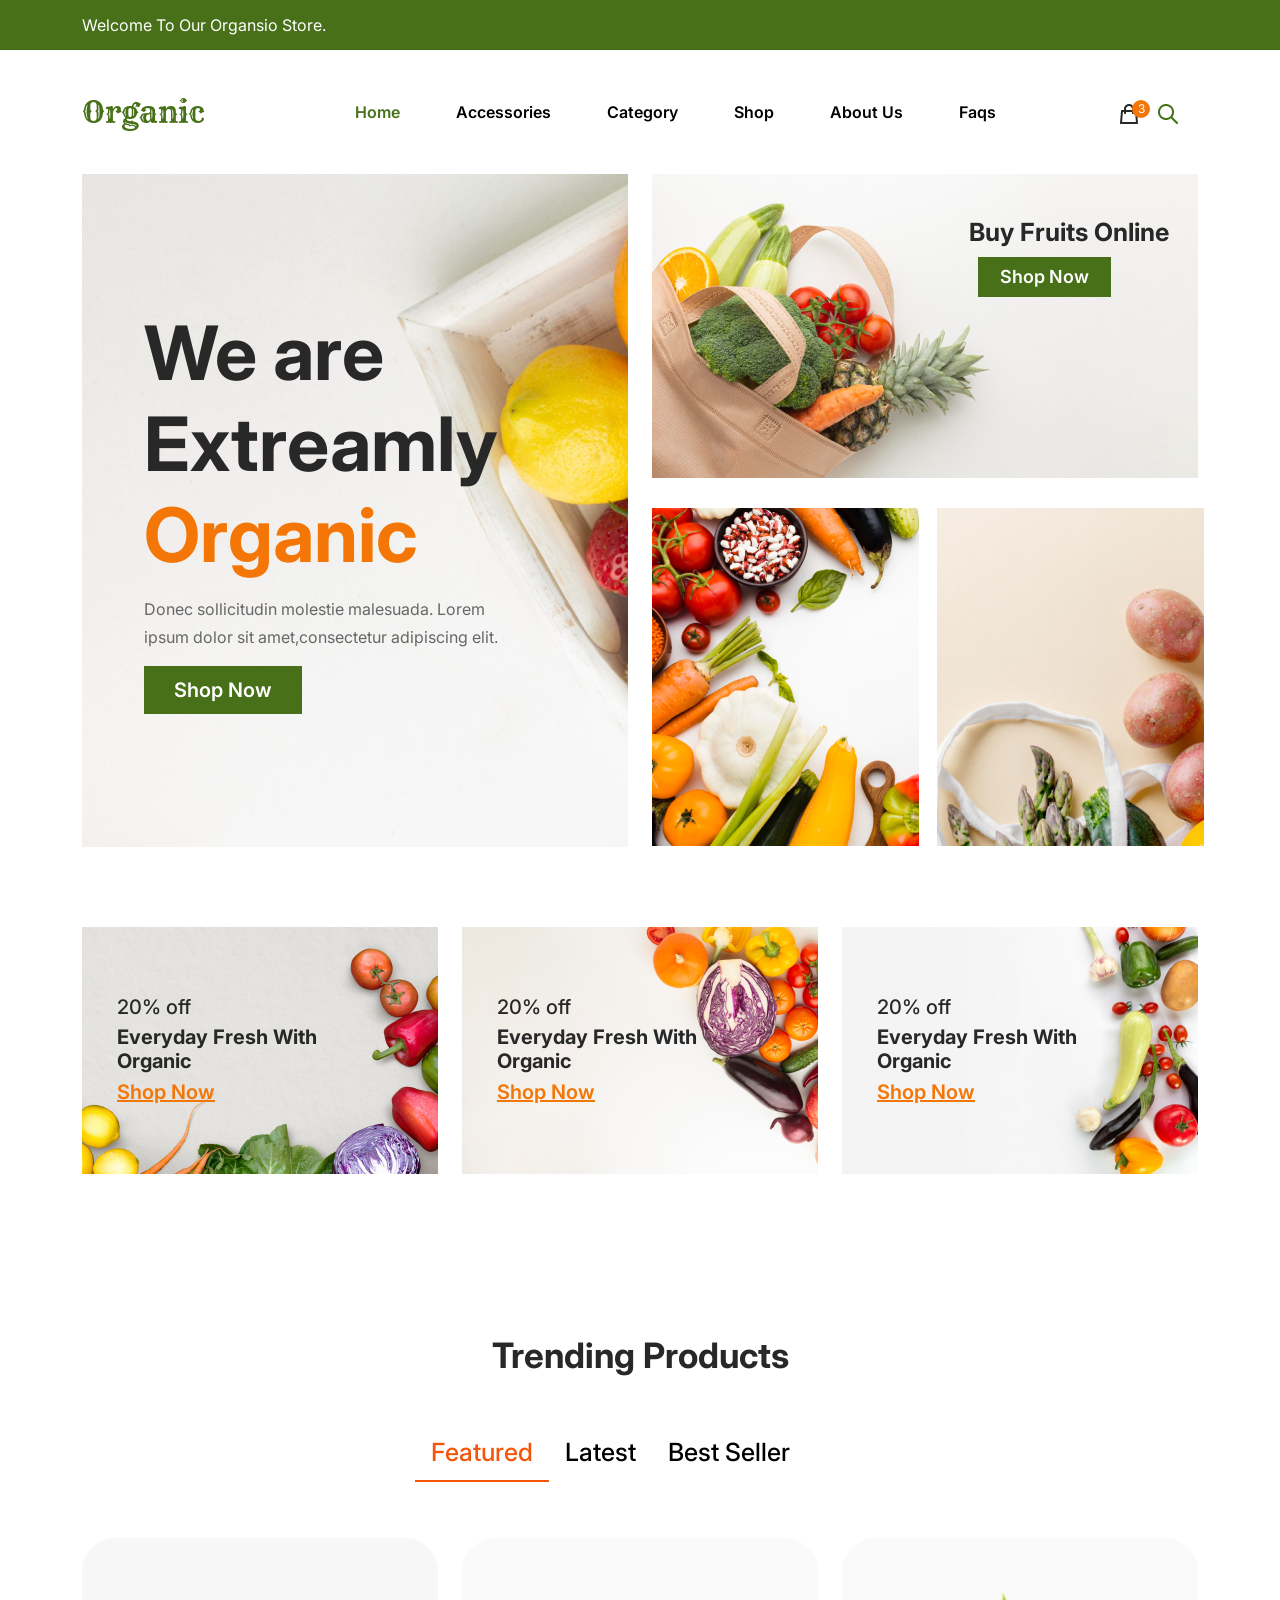
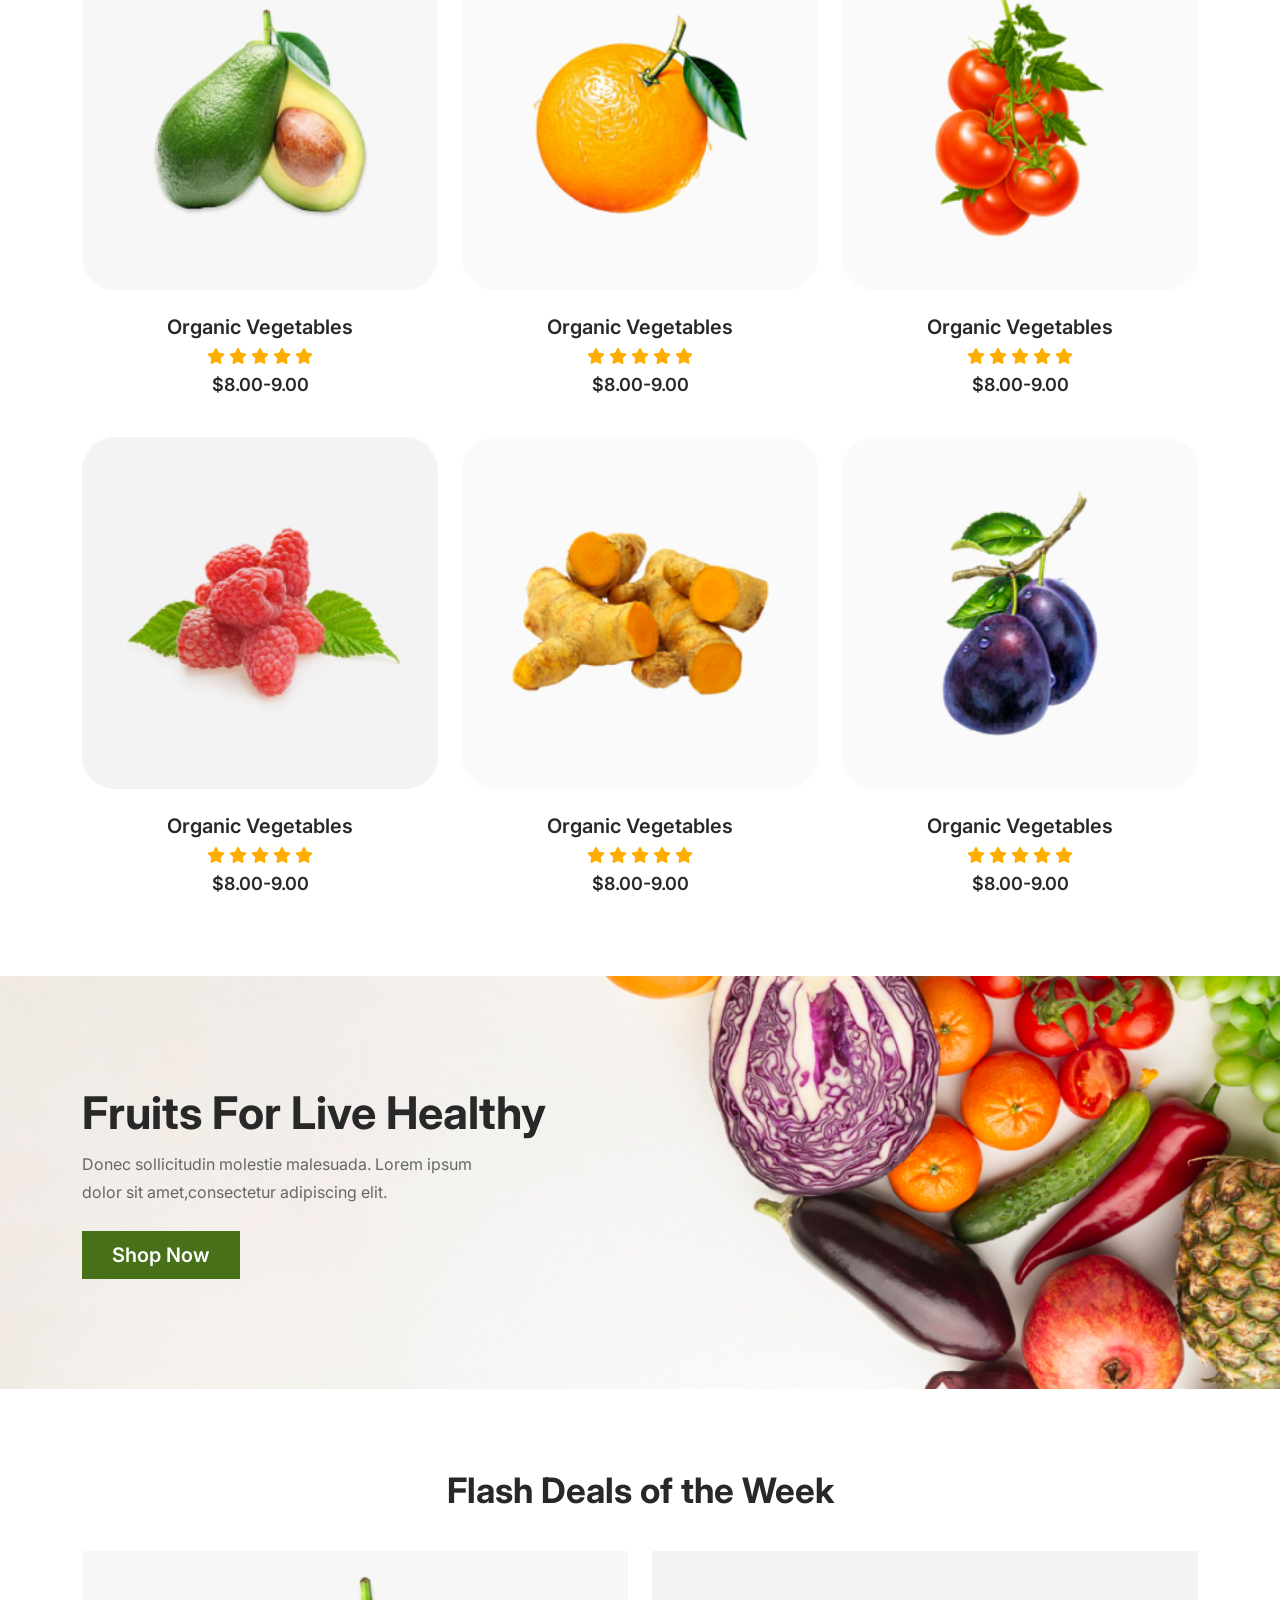
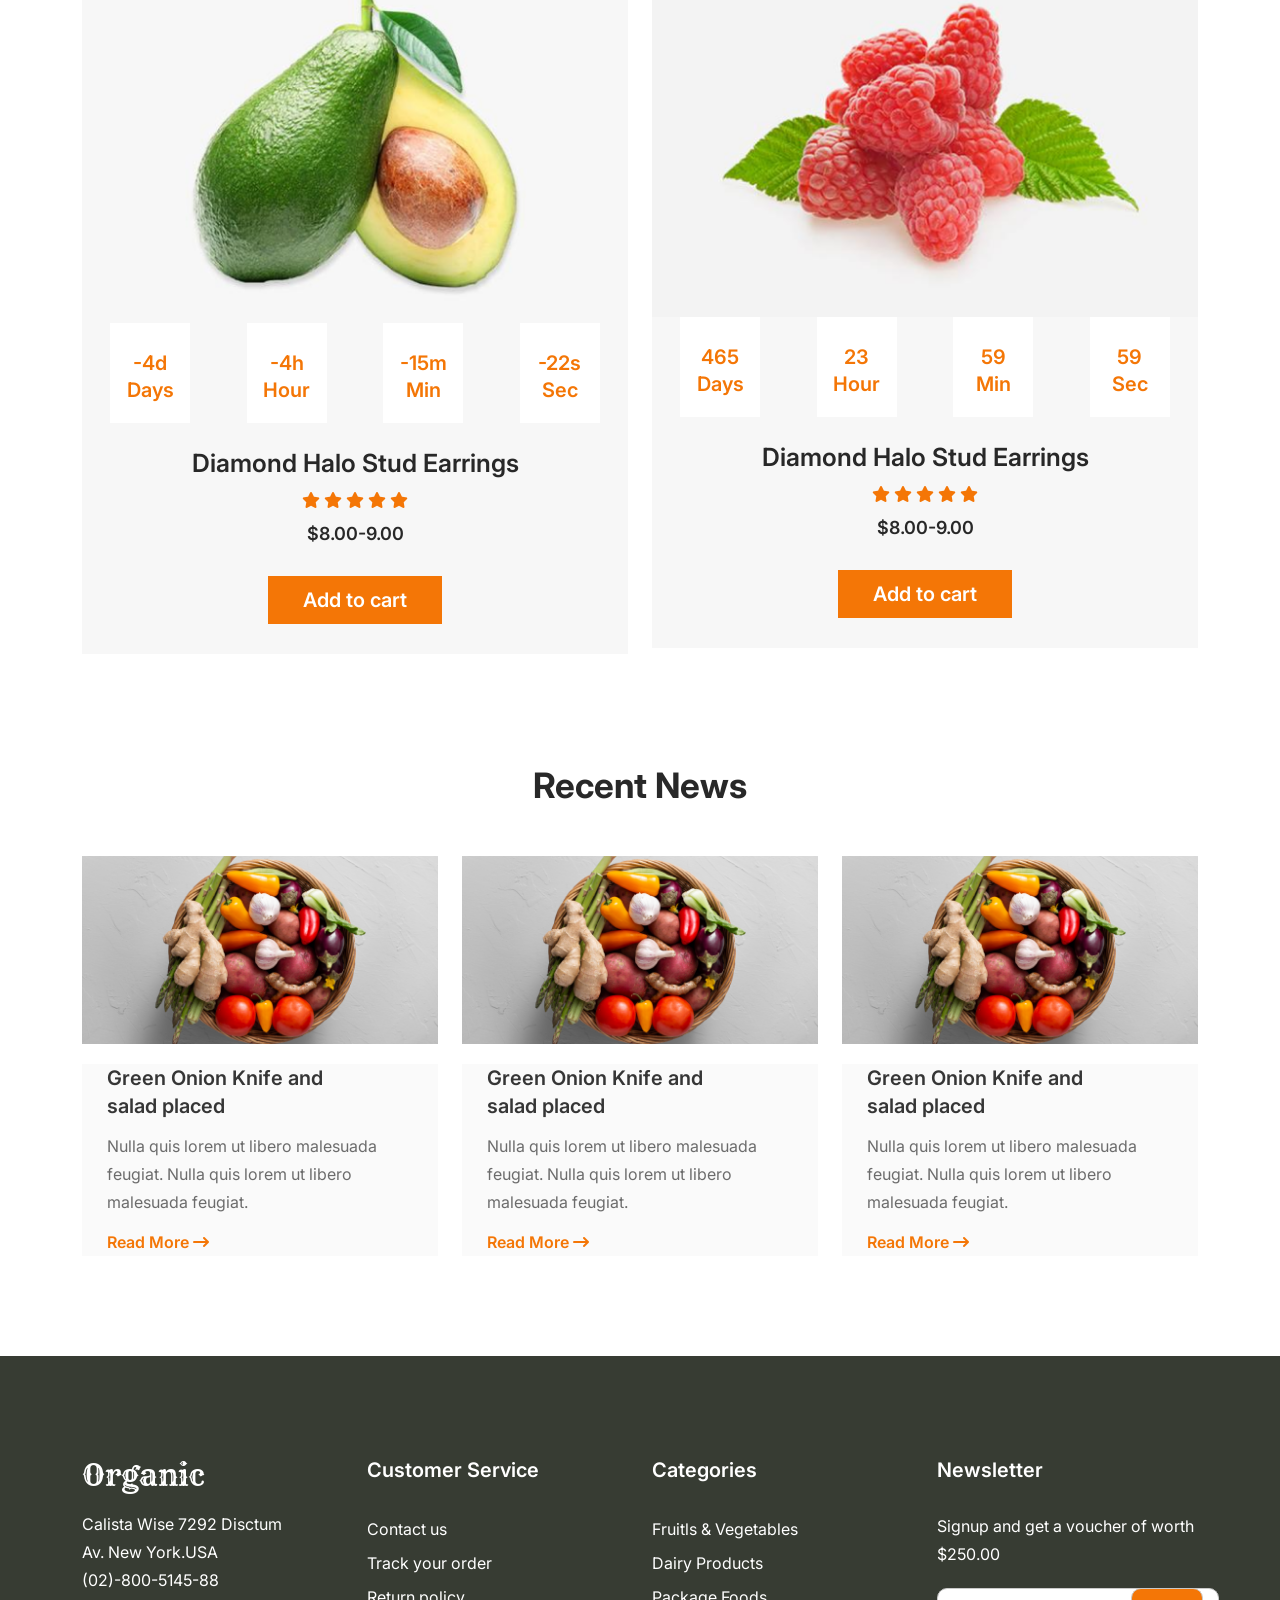
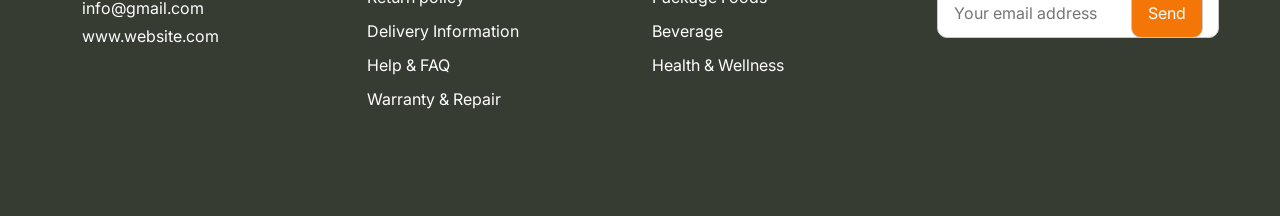
<file: Organic/Accessories.html>
<!DOCTYPE html>
<html lang="en">

<head>
    <meta charset="UTF-8">
    <meta http-equiv="X-UA-Compatible" content="IE=edge">
    <meta name="viewport" content="width=device-width, initial-scale=1.0">
    <!-- css link -->
    <link rel="stylesheet" href="css/bootstrap.min.css">
    <link rel="stylesheet" href="css/slick.css">
    <link rel="stylesheet" href="css/animate.css">
    <link rel="shortcut icon" href="img/fav.png" type="image/x-icon">
    <link rel="stylesheet" href="css/all.min.css">
    <link rel="stylesheet" href="css/style.css">

    <!-- figma title -->
    <title>Accessories</title>
</head>

<body>
    <!-- header part start -->
    <header id="header-area">
        <div class="top-header">
            <div class="container">
                <div class="top-text">
                    <p>Welcome To Our Organsio Store.</p>
                </div>
            </div>
        </div>
        <nav class="navbar navbar-expand-lg main-header">
            <div class="container">
                <a class="navbar-brand" href="#">Organic</a>

                <button class="navbar-toggler" type="button" data-bs-toggle="collapse"
                    data-bs-target="#navbarSupportedContent" aria-controls="navbarSupportedContent"
                    aria-expanded="false" aria-label="Toggle navigation">
                    <span class="navbar-toggler-icon"></span>
                </button>

                <div class="collapse navbar-collapse" id="navbarSupportedContent">

                    <ul class="navbar-nav m-auto">
                        <li class="nav-item">
                            <a class="nav-link active" aria-current="page" href="index.html">Home</a>
                        </li>
                        <li class="nav-item">
                            <a class="nav-link" href="Accessories.html">Accessories</a>
                        </li>
                        <li class="nav-item">
                            <a class="nav-link" href="catagory.html">Category</a>
                        </li>
                        <li class="nav-item">
                            <a class="nav-link" href="shop.html">Shop</a>
                        </li>
                        <li class="nav-item">
                            <a class="nav-link" href="about.html">About Us</a>
                        </li>
                        <li class="nav-item">
                            <a class="nav-link" href="faq.html">Faqs</a>
                        </li>
                    </ul>
                    <form class="d-flex">
                        <div class="header-card"><img src="img/Vectorlog.png" alt="">
                            <span>3</span>
                        </div>
                        <div class="header-card"><img src="img/Vectorsearch.png" alt=""></div>
                    </form>
                </div>
            </div>
        </nav>
    </header>
    <!-- header part end -->

    <!-- Extreamly-banner part start -->
    <section id="Extreamly-banner">
        <div class="container">
            <div class="row">
                <div class="col-xl-6">
                    <div class="Extreamly-banner-hero">
                        <div class="Extreamly-content">
                            <h2>We are Extreamly <span>Organic</span></h2>
                            <p>Donec sollicitudin molestie malesuada. Lorem ipsum dolor sit amet,consectetur adipiscing
                                elit.</p>
                            <a href="#" class="Accessories-btn">Shop Now</a>
                        </div>
                    </div>
                </div>
                <div class="col-xl-6">
                    <div class="row">
                        <div class="col-xl-12">
                            <div class="accessories-banner-right">
                                <h3>Buy Fruits Online</h3>
                                <a href="#" class="acc-bnnr-btn">Shop Now</a>
                            </div>
                        </div>
                        <div class="col-xl-12">
                            <div class="row">
                                <div class="col-xl-6">
                                    <div class="acc-right-bottom"></div>
                                </div>
                                <div class="col-xl-6">
                                    <div class="acc-right-bottom2"></div>
                                </div>
                            </div>
                        </div>

                    </div>
                </div>
            </div>
        </div>
    </section>
    <!-- Extreamly-banner part end -->

    <!-- Everyday-Fresh part start -->
    <section id="everyday-fresh">
        <div class="container">
            <div class="row">
                <div class="col-xl-4">
                    <div class="everyday-fresh-item" style="background: url(img/Rectangle\ 3067.png);">
                        <span>20% off</span>
                        <h4>Everyday Fresh With Organic</h4>
                        <a href="#">Shop Now</a>
                    </div>
                </div>
                <div class="col-xl-4">
                    <div class="everyday-fresh-item" style="background: url(img/Rectangle\ 3068.png);">
                        <span>20% off</span>
                        <h4>Everyday Fresh With Organic</h4>
                        <a href="#">Shop Now</a>
                    </div>
                </div>
                <div class="col-xl-4">
                    <div class="everyday-fresh-item" style="background: url(img/Rectangle\ 3069.png);">
                        <span>20% off</span>
                        <h4>Everyday Fresh With Organic</h4>
                        <a href="#">Shop Now</a>
                    </div>
                </div>
            </div>
        </div>
    </section>
    <!-- Everyday-Fresh part end -->

    <!-- top-rate part start -->
    <section id="Trending-acc">
        <div class="container">
            <div class="row">
                <div class="col-xl-5 m-auto">
                    <h2 class="Trending-acc-head">Trending Products</h2>
                    <ul class="nav nav-pills mb-3" id="pills-tab" role="tablist">
                        <li class="nav-item" role="presentation">
                            <button class="nav-link active" id="pills-home-tab" data-bs-toggle="pill"
                                data-bs-target="#Featured" type="button" role="tab" aria-controls="pills-home"
                                aria-selected="true">Featured</button>
                        </li>
                        <li class="nav-item" role="presentation">
                            <button class="nav-link" id="pills-profile-tab" data-bs-toggle="pill"
                                data-bs-target="#Latest-acc" type="button" role="tab" aria-controls="pills-profile"
                                aria-selected="false">Latest</button>
                        </li>
                        <li class="nav-item" role="presentation">
                            <button class="nav-link" id="pills-contact-tab" data-bs-toggle="pill"
                                data-bs-target="#Best-Seller" type="button" role="tab" aria-controls="pills-contact"
                                aria-selected="false">Best Seller</button>
                        </li>
                    </ul>
                </div>
            </div>
            <div class="tab-content" id="pills-tabContent">
                <div class="tab-pane fade show active" id="Featured" role="tabpanel" aria-labelledby="pills-home-tab">
                    <div class="row">
                        <div class="col-xl-4">
                            <div class="acc-rate-item">
                                <div class="acc-rate-item-img">
                                    <img src="img/Rectangle 3091 (4).png" alt="">
                                    <div class="acc-item-img-overlay">
                                        <div class="acc-overlay-icon-opacity">
                                            <a href="#"><i class="fa-solid fa-heart"></i></a>
                                            <a href="#"><i class="fa-solid fa-cart-shopping"></i></a>
                                            <a href="#"><i class="fa-solid fa-eye"></i></a>
                                        </div>
                                    </div>
                                </div>
                                <h4>Organic Vegetables</h4>
                                <div class="acc-rate-item-star">
                                    <i class="fa-solid fa-star"></i>
                                    <i class="fa-solid fa-star"></i>
                                    <i class="fa-solid fa-star"></i>
                                    <i class="fa-solid fa-star"></i>
                                    <i class="fa-solid fa-star"></i>
                                </div>
                                <p>$8.00-9.00</p>
                            </div>
                        </div>
                        <div class="col-xl-4">
                            <div class="acc-rate-item">
                                <div class="acc-rate-item-img">
                                    <img src="img/Rectangle 3091 (3).png" alt="">
                                    <div class="acc-item-img-overlay">
                                        <div class="acc-overlay-icon-opacity">
                                            <a href="#"><i class="fa-solid fa-heart"></i></a>
                                            <a href="#"><i class="fa-solid fa-cart-shopping"></i></a>
                                            <a href="#"><i class="fa-solid fa-eye"></i></a>
                                        </div>
                                    </div>
                                </div>
                                <h4>Organic Vegetables</h4>
                                <div class="acc-rate-item-star">
                                    <i class="fa-solid fa-star"></i>
                                    <i class="fa-solid fa-star"></i>
                                    <i class="fa-solid fa-star"></i>
                                    <i class="fa-solid fa-star"></i>
                                    <i class="fa-solid fa-star"></i>
                                </div>
                                <p>$8.00-9.00</p>
                            </div>
                        </div>
                        <div class="col-xl-4">
                            <div class="acc-rate-item">
                                <div class="acc-rate-item-img">
                                    <img src="img/Rectangle 3091 (5).png" alt="">
                                    <div class="acc-item-img-overlay">
                                        <div class="acc-overlay-icon-opacity">
                                            <a href="#"><i class="fa-solid fa-heart"></i></a>
                                            <a href="#"><i class="fa-solid fa-cart-shopping"></i></a>
                                            <a href="#"><i class="fa-solid fa-eye"></i></a>
                                        </div>
                                    </div>
                                </div>
                                <h4>Organic Vegetables</h4>
                                <div class="acc-rate-item-star">
                                    <i class="fa-solid fa-star"></i>
                                    <i class="fa-solid fa-star"></i>
                                    <i class="fa-solid fa-star"></i>
                                    <i class="fa-solid fa-star"></i>
                                    <i class="fa-solid fa-star"></i>
                                </div>
                                <p>$8.00-9.00</p>
                            </div>
                        </div>
                        <div class="col-xl-4">
                            <div class="acc-rate-item">
                                <div class="acc-rate-item-img">
                                    <img src="img/Rectangle 3091 (13).png" alt="">
                                    <div class="acc-item-img-overlay">
                                        <div class="acc-overlay-icon-opacity">
                                            <a href="#"><i class="fa-solid fa-heart"></i></a>
                                            <a href="#"><i class="fa-solid fa-cart-shopping"></i></a>
                                            <a href="#"><i class="fa-solid fa-eye"></i></a>
                                        </div>
                                    </div>
                                </div>
                                <h4>Organic Vegetables</h4>
                                <div class="acc-rate-item-star">
                                    <i class="fa-solid fa-star"></i>
                                    <i class="fa-solid fa-star"></i>
                                    <i class="fa-solid fa-star"></i>
                                    <i class="fa-solid fa-star"></i>
                                    <i class="fa-solid fa-star"></i>
                                </div>
                                <p>$8.00-9.00</p>
                            </div>
                        </div>
                        <div class="col-xl-4">
                            <div class="acc-rate-item">
                                <div class="acc-rate-item-img">
                                    <img src="img/Rectangle 3091 (12).png" alt="">
                                    <div class="acc-item-img-overlay">
                                        <div class="acc-overlay-icon-opacity">
                                            <a href="#"><i class="fa-solid fa-heart"></i></a>
                                            <a href="#"><i class="fa-solid fa-cart-shopping"></i></a>
                                            <a href="#"><i class="fa-solid fa-eye"></i></a>
                                        </div>
                                    </div>
                                </div>
                                <h4>Organic Vegetables</h4>
                                <div class="acc-rate-item-star">
                                    <i class="fa-solid fa-star"></i>
                                    <i class="fa-solid fa-star"></i>
                                    <i class="fa-solid fa-star"></i>
                                    <i class="fa-solid fa-star"></i>
                                    <i class="fa-solid fa-star"></i>
                                </div>
                                <p>$8.00-9.00</p>
                            </div>
                        </div>
                        <div class="col-xl-4">
                            <div class="acc-rate-item">
                                <div class="acc-rate-item-img">
                                    <img src="img/Rectangle 3091 (6).png" alt="">
                                    <div class="acc-item-img-overlay">
                                        <div class="acc-overlay-icon-opacity">
                                            <a href="#"><i class="fa-solid fa-heart"></i></a>
                                            <a href="#"><i class="fa-solid fa-cart-shopping"></i></a>
                                            <a href="#"><i class="fa-solid fa-eye"></i></a>
                                        </div>
                                    </div>
                                </div>
                                <h4>Organic Vegetables</h4>
                                <div class="acc-rate-item-star">
                                    <i class="fa-solid fa-star"></i>
                                    <i class="fa-solid fa-star"></i>
                                    <i class="fa-solid fa-star"></i>
                                    <i class="fa-solid fa-star"></i>
                                    <i class="fa-solid fa-star"></i>
                                </div>
                                <p>$8.00-9.00</p>
                            </div>
                        </div>
                    </div>
                </div>
                <div class="tab-pane fade" id="Latest-acc" role="tabpanel" aria-labelledby="pills-profile-tab">
                    <div class="row">
                        <div class="col-xl-4">
                            <div class="acc-rate-item">
                                <div class="acc-rate-item-img">
                                    <img src="img/Rectangle 3091 (7).png" alt="">
                                    <div class="acc-item-img-overlay">
                                        <div class="acc-overlay-icon-opacity">
                                            <a href="#"><i class="fa-solid fa-heart"></i></a>
                                            <a href="#"><i class="fa-solid fa-cart-shopping"></i></a>
                                            <a href="#"><i class="fa-solid fa-eye"></i></a>
                                        </div>
                                    </div>
                                </div>
                                <h4>Organic Vegetables</h4>
                                <div class="acc-rate-item-star">
                                    <i class="fa-solid fa-star"></i>
                                    <i class="fa-solid fa-star"></i>
                                    <i class="fa-solid fa-star"></i>
                                    <i class="fa-solid fa-star"></i>
                                    <i class="fa-solid fa-star"></i>
                                </div>
                                <p>$8.00-9.00</p>
                            </div>
                        </div>
                        <div class="col-xl-4">
                            <div class="acc-rate-item">
                                <div class="acc-rate-item-img">
                                    <img src="img/Rectangle 3091 (2).png" alt="">
                                    <div class="acc-item-img-overlay">
                                        <div class="acc-overlay-icon-opacity">
                                            <a href="#"><i class="fa-solid fa-heart"></i></a>
                                            <a href="#"><i class="fa-solid fa-cart-shopping"></i></a>
                                            <a href="#"><i class="fa-solid fa-eye"></i></a>
                                        </div>
                                    </div>
                                </div>
                                <h4>Organic Vegetables</h4>
                                <div class="acc-rate-item-star">
                                    <i class="fa-solid fa-star"></i>
                                    <i class="fa-solid fa-star"></i>
                                    <i class="fa-solid fa-star"></i>
                                    <i class="fa-solid fa-star"></i>
                                    <i class="fa-solid fa-star"></i>
                                </div>
                                <p>$8.00-9.00</p>
                            </div>
                        </div>
                        <div class="col-xl-4">
                            <div class="acc-rate-item">
                                <div class="acc-rate-item-img">
                                    <img src="img/Rectangle 3091 (3).png" alt="">
                                    <div class="acc-item-img-overlay">
                                        <div class="acc-overlay-icon-opacity">
                                            <a href="#"><i class="fa-solid fa-heart"></i></a>
                                            <a href="#"><i class="fa-solid fa-cart-shopping"></i></a>
                                            <a href="#"><i class="fa-solid fa-eye"></i></a>
                                        </div>
                                    </div>
                                </div>
                                <h4>Organic Vegetables</h4>
                                <div class="acc-rate-item-star">
                                    <i class="fa-solid fa-star"></i>
                                    <i class="fa-solid fa-star"></i>
                                    <i class="fa-solid fa-star"></i>
                                    <i class="fa-solid fa-star"></i>
                                    <i class="fa-solid fa-star"></i>
                                </div>
                                <p>$8.00-9.00</p>
                            </div>
                        </div>
                        <div class="col-xl-4">
                            <div class="acc-rate-item">
                                <div class="acc-rate-item-img">
                                    <img src="img/Rectangle 3091 (10).png" alt="">
                                    <div class="acc-item-img-overlay">
                                        <div class="acc-overlay-icon-opacity">
                                            <a href="#"><i class="fa-solid fa-heart"></i></a>
                                            <a href="#"><i class="fa-solid fa-cart-shopping"></i></a>
                                            <a href="#"><i class="fa-solid fa-eye"></i></a>
                                        </div>
                                    </div>
                                </div>
                                <h4>Organic Vegetables</h4>
                                <div class="acc-rate-item-star">
                                    <i class="fa-solid fa-star"></i>
                                    <i class="fa-solid fa-star"></i>
                                    <i class="fa-solid fa-star"></i>
                                    <i class="fa-solid fa-star"></i>
                                    <i class="fa-solid fa-star"></i>
                                </div>
                                <p>$8.00-9.00</p>
                            </div>
                        </div>
                        <div class="col-xl-4">
                            <div class="acc-rate-item">
                                <div class="acc-rate-item-img">
                                    <img src="img/Rectangle 3091 (11).png" alt="">
                                    <div class="acc-item-img-overlay">
                                        <div class="acc-overlay-icon-opacity">
                                            <a href="#"><i class="fa-solid fa-heart"></i></a>
                                            <a href="#"><i class="fa-solid fa-cart-shopping"></i></a>
                                            <a href="#"><i class="fa-solid fa-eye"></i></a>
                                        </div>
                                    </div>
                                </div>
                                <h4>Organic Vegetables</h4>
                                <div class="acc-rate-item-star">
                                    <i class="fa-solid fa-star"></i>
                                    <i class="fa-solid fa-star"></i>
                                    <i class="fa-solid fa-star"></i>
                                    <i class="fa-solid fa-star"></i>
                                    <i class="fa-solid fa-star"></i>
                                </div>
                                <p>$8.00-9.00</p>
                            </div>
                        </div>
                        <div class="col-xl-4">
                            <div class="acc-rate-item">
                                <div class="acc-rate-item-img">
                                    <img src="img/Rectangle 3091 (5).png" alt="">
                                    <div class="acc-item-img-overlay">
                                        <div class="acc-overlay-icon-opacity">
                                            <a href="#"><i class="fa-solid fa-heart"></i></a>
                                            <a href="#"><i class="fa-solid fa-cart-shopping"></i></a>
                                            <a href="#"><i class="fa-solid fa-eye"></i></a>
                                        </div>
                                    </div>
                                </div>
                                <h4>Organic Vegetables</h4>
                                <div class="acc-rate-item-star">
                                    <i class="fa-solid fa-star"></i>
                                    <i class="fa-solid fa-star"></i>
                                    <i class="fa-solid fa-star"></i>
                                    <i class="fa-solid fa-star"></i>
                                    <i class="fa-solid fa-star"></i>
                                </div>
                                <p>$8.00-9.00</p>
                            </div>
                        </div>
                    </div>
                </div>
                <div class="tab-pane fade" id="Best-Seller" role="tabpanel" aria-labelledby="pills-contact-tab">
                    <div class="row">
                        <div class="col-xl-4">
                            <div class="acc-rate-item">
                                <div class="acc-rate-item-img">
                                    <img src="img/Rectangle 3091 (12).png" alt="">
                                    <div class="acc-item-img-overlay">
                                        <div class="acc-overlay-icon-opacity">
                                            <a href="#"><i class="fa-solid fa-heart"></i></a>
                                            <a href="#"><i class="fa-solid fa-cart-shopping"></i></a>
                                            <a href="#"><i class="fa-solid fa-eye"></i></a>
                                        </div>
                                    </div>
                                </div>
                                <h4>Organic Vegetables</h4>
                                <div class="acc-rate-item-star">
                                    <i class="fa-solid fa-star"></i>
                                    <i class="fa-solid fa-star"></i>
                                    <i class="fa-solid fa-star"></i>
                                    <i class="fa-solid fa-star"></i>
                                    <i class="fa-solid fa-star"></i>
                                </div>
                                <p>$8.00-9.00</p>
                            </div>
                        </div>
                        <div class="col-xl-4">
                            <div class="acc-rate-item">
                                <div class="acc-rate-item-img">
                                    <img src="img/Rectangle 3091 (11).png" alt="">
                                    <div class="acc-item-img-overlay">
                                        <div class="acc-overlay-icon-opacity">
                                            <a href="#"><i class="fa-solid fa-heart"></i></a>
                                            <a href="#"><i class="fa-solid fa-cart-shopping"></i></a>
                                            <a href="#"><i class="fa-solid fa-eye"></i></a>
                                        </div>
                                    </div>
                                </div>
                                <h4>Organic Vegetables</h4>
                                <div class="acc-rate-item-star">
                                    <i class="fa-solid fa-star"></i>
                                    <i class="fa-solid fa-star"></i>
                                    <i class="fa-solid fa-star"></i>
                                    <i class="fa-solid fa-star"></i>
                                    <i class="fa-solid fa-star"></i>
                                </div>
                                <p>$8.00-9.00</p>
                            </div>
                        </div>
                        <div class="col-xl-4">
                            <div class="acc-rate-item">
                                <div class="acc-rate-item-img">
                                    <img src="img/Rectangle 3091 (8).png" alt="">
                                    <div class="acc-item-img-overlay">
                                        <div class="acc-overlay-icon-opacity">
                                            <a href="#"><i class="fa-solid fa-heart"></i></a>
                                            <a href="#"><i class="fa-solid fa-cart-shopping"></i></a>
                                            <a href="#"><i class="fa-solid fa-eye"></i></a>
                                        </div>
                                    </div>
                                </div>
                                <h4>Organic Vegetables</h4>
                                <div class="acc-rate-item-star">
                                    <i class="fa-solid fa-star"></i>
                                    <i class="fa-solid fa-star"></i>
                                    <i class="fa-solid fa-star"></i>
                                    <i class="fa-solid fa-star"></i>
                                    <i class="fa-solid fa-star"></i>
                                </div>
                                <p>$8.00-9.00</p>
                            </div>
                        </div>
                        <div class="col-xl-4">
                            <div class="acc-rate-item">
                                <div class="acc-rate-item-img">
                                    <img src="img/Rectangle 3091 (6).png" alt="">
                                    <div class="acc-item-img-overlay">
                                        <div class="acc-overlay-icon-opacity">
                                            <a href="#"><i class="fa-solid fa-heart"></i></a>
                                            <a href="#"><i class="fa-solid fa-cart-shopping"></i></a>
                                            <a href="#"><i class="fa-solid fa-eye"></i></a>
                                        </div>
                                    </div>
                                </div>
                                <h4>Organic Vegetables</h4>
                                <div class="acc-rate-item-star">
                                    <i class="fa-solid fa-star"></i>
                                    <i class="fa-solid fa-star"></i>
                                    <i class="fa-solid fa-star"></i>
                                    <i class="fa-solid fa-star"></i>
                                    <i class="fa-solid fa-star"></i>
                                </div>
                                <p>$8.00-9.00</p>
                            </div>
                        </div>
                        <div class="col-xl-4">
                            <div class="acc-rate-item">
                                <div class="acc-rate-item-img">
                                    <img src="img/Rectangle 3091 (8).png" alt="">
                                    <div class="acc-item-img-overlay">
                                        <div class="acc-overlay-icon-opacity">
                                            <a href="#"><i class="fa-solid fa-heart"></i></a>
                                            <a href="#"><i class="fa-solid fa-cart-shopping"></i></a>
                                            <a href="#"><i class="fa-solid fa-eye"></i></a>
                                        </div>
                                    </div>
                                </div>
                                <h4>Organic Vegetables</h4>
                                <div class="acc-rate-item-star">
                                    <i class="fa-solid fa-star"></i>
                                    <i class="fa-solid fa-star"></i>
                                    <i class="fa-solid fa-star"></i>
                                    <i class="fa-solid fa-star"></i>
                                    <i class="fa-solid fa-star"></i>
                                </div>
                                <p>$8.00-9.00</p>
                            </div>
                        </div>
                        <div class="col-xl-4">
                            <div class="acc-rate-item">
                                <div class="acc-rate-item-img">
                                    <img src="img/Rectangle 3091 (4).png" alt="">
                                    <div class="acc-item-img-overlay">
                                        <div class="acc-overlay-icon-opacity">
                                            <a href="#"><i class="fa-solid fa-heart"></i></a>
                                            <a href="#"><i class="fa-solid fa-cart-shopping"></i></a>
                                            <a href="#"><i class="fa-solid fa-eye"></i></a>
                                        </div>
                                    </div>
                                </div>
                                <h4>Organic Vegetables</h4>
                                <div class="acc-rate-item-star">
                                    <i class="fa-solid fa-star"></i>
                                    <i class="fa-solid fa-star"></i>
                                    <i class="fa-solid fa-star"></i>
                                    <i class="fa-solid fa-star"></i>
                                    <i class="fa-solid fa-star"></i>
                                </div>
                                <p>$8.00-9.00</p>
                            </div>
                        </div>
                    </div>
                </div>
            </div>
        </div>
    </section>
    <!-- top-rate part end -->

    <!--  Live-Healthy part start -->
    <section id="Live-Healthy" style="background: url(img/Rectangle\ 3073.png) no-repeat center / cover;">
        <div class="container">
            <div class="Live-Healthy-wrapper">
                <h2>Fruits For Live Healthy</h2>
                <p>Donec sollicitudin molestie malesuada. Lorem ipsum dolor sit amet,consectetur adipiscing elit.</p>
                <a href="#" class="Accessories-btn">Shop Now</a>
            </div>
        </div>
    </section>
    <!--  Live-Healthy part end -->

    <!-- Flash Deals part start -->
    <section id="Flash-Deals">
        <div class="container">
            <div class="row">
                <div class="col-xl-12">
                    <div class="Flash-Deals-head">
                        <h2>Flash Deals of the Week</h2>
                    </div>
                </div>
            </div>
            <div class="row">
                <div class="col-xl-6">
                    <div class="Flash-Deals-item">
                        <div class="Flash-Deals-item-img"><img src="img/Rectangle 3075 (1).png" alt=""></div>
                        <div class="Flash-Deals-item-date">
                            <ul class="Flash-Deals-remaining">
                                <li><span id="days">465</span>Days</li>
                                <li><span id="hours">23</span>Hour</li>
                                <li><span id="mins">59</span> Min</li>
                                <li><span id="secs">59</span> Sec</li>
                            </ul>
                        </div>
                        <h3>Diamond Halo Stud Earrings</h3>
                        <div class="Flash-Deals-item-star">
                            <i class="fa-solid fa-star"></i>
                            <i class="fa-solid fa-star"></i>
                            <i class="fa-solid fa-star"></i>
                            <i class="fa-solid fa-star"></i>
                            <i class="fa-solid fa-star"></i>
                        </div>
                        <p>$8.00-9.00</p>
                        <a href="#" class="Flash-Deals-item-cart">Add to cart</a>
                    </div>
                </div>
                <div class="col-xl-6">
                    <div class="Flash-Deals-item">
                        <div class="Flash-Deals-item-img"><img src="img/Rectangle 3075.png" alt=""></div>
                        <div class="Flash-Deals-item-date">
                            <ul class="Flash-Deals-remaining">
                                <li><span id="days">465</span>Days</li>
                                <li><span id="hours">23</span>Hour</li>
                                <li><span id="mins">59</span> Min</li>
                                <li><span id="secs">59</span> Sec</li>
                            </ul>
                        </div>
                        <h3>Diamond Halo Stud Earrings</h3>
                        <div class="Flash-Deals-item-star">
                            <i class="fa-solid fa-star"></i>
                            <i class="fa-solid fa-star"></i>
                            <i class="fa-solid fa-star"></i>
                            <i class="fa-solid fa-star"></i>
                            <i class="fa-solid fa-star"></i>
                        </div>
                        <p>$8.00-9.00</p>
                        <a href="#" class="Flash-Deals-item-cart">Add to cart</a>
                    </div>
                </div>
            </div>
        </div>
    </section>
    <!-- Flash Deals part end -->

    <!-- Recent News part start -->
    <section id="Recent-News">
        <div class="container">
            <div class="row">
                <div class="col-xl-12 tex-center">
                    <div class="Recent-News-head">
                        <h2>Recent News</h2>
                    </div>
                </div>
            </div>
            <div class="row">
                <div class="col-xl-4">
                    <div class="Recent-News-item">
                        <div class="Recent-News-item">
                            <img src="img/Rectangle 3079 (1).png" alt="">
                        </div>
                        <div class="recent-new-inner">
                            <h3>Green Onion Knife and salad placed</h3>
                            <p>Nulla quis lorem ut libero malesuada feugiat. Nulla quis lorem ut libero malesuada
                                feugiat.</p>
                            <a href="#" class="read-more">Read More <i class="fa-solid fa-arrow-right-long"></i></a>
                        </div>
                    </div>
                </div>
                <div class="col-xl-4">
                    <div class="Recent-News-item">
                        <div class="Recent-News-item">
                            <img src="img/Rectangle 3079 (1).png" alt="">
                        </div>
                        <div class="recent-new-inner">
                            <h3>Green Onion Knife and salad placed</h3>
                            <p>Nulla quis lorem ut libero malesuada feugiat. Nulla quis lorem ut libero malesuada
                                feugiat.</p>
                            <a href="#" class="read-more">Read More <i class="fa-solid fa-arrow-right-long"></i></a>
                        </div>
                    </div>
                </div>
                <div class="col-xl-4">
                    <div class="Recent-News-item">
                        <div class="Recent-News-item">
                            <img src="img/Rectangle 3079 (1).png" alt="">
                        </div>
                        <div class="recent-new-inner">
                            <h3>Green Onion Knife and salad placed</h3>
                            <p>Nulla quis lorem ut libero malesuada feugiat. Nulla quis lorem ut libero malesuada
                                feugiat.</p>
                            <a href="#" class="read-more">Read More <i class="fa-solid fa-arrow-right-long"></i></a>
                        </div>
                    </div>
                </div>
            </div>
        </div>
    </section>
    <!-- Recent News part end -->

    <!-- footer part start -->
    <footer id="acc-footer-area">
        <div class="container">
            <div class="row">
                <div class="col-xl-3">
                    <div class="footer-logo">
                        <h2>Organic</h2>
                        <p>Calista Wise 7292 Disctum Av. New York.USA (02)-800-5145-88 info@gmail.com www.website.com
                        </p>
                    </div>
                </div>
                <div class="col-xl-3">
                    <div class="footer-service">
                        <h3>Customer Service</h3>
                        <ul class="footer-service-item">
                            <li><a href="#">Contact us</a></li>
                            <li><a href="#">Track your order</a></li>
                            <li><a href="#">Return policy</a></li>
                            <li><a href="#">Delivery Information</a></li>
                            <li><a href="#">Help & FAQ</a></li>
                            <li><a href="#">Warranty & Repair</a></li>
                        </ul>
                    </div>
                </div>
                <div class="col-xl-3">
                    <div class="footer-service">
                        <h3>Categories</h3>
                        <ul class="footer-service-item">
                            <li><a href="#">Fruitls & Vegetables</a></li>
                            <li><a href="#">Dairy Products</a></li>
                            <li><a href="#">Package Foods</a></li>
                            <li><a href="#">Beverage</a></li>
                            <li><a href="#">Health & Wellness</a></li>
                        </ul>
                    </div>
                </div>
                <div class="col-xl-3">
                    <div class="footer-service">
                        <h3>Newsletter</h3>
                        <p>Signup and get a voucher of worth $250.00</p>
                        <form action="" class="footer-mail">
                            <input type="email" placeholder="Your email address">
                            <input type="submit" value="Send">
                        </form>
                    </div>
                </div>
            </div>
        </div>
    </footer>
    <!-- footer part end -->




    <script src="js/jquery-1.12.4.min.js"></script>
    <script src="js/bootstrap.bundle.min.js"></script>
    <script src="js/slick.min.js"></script>
    <script src="js/wow.min.js"></script>
    <script src="js/custom.js"></script>
</body>

</html>
</file>
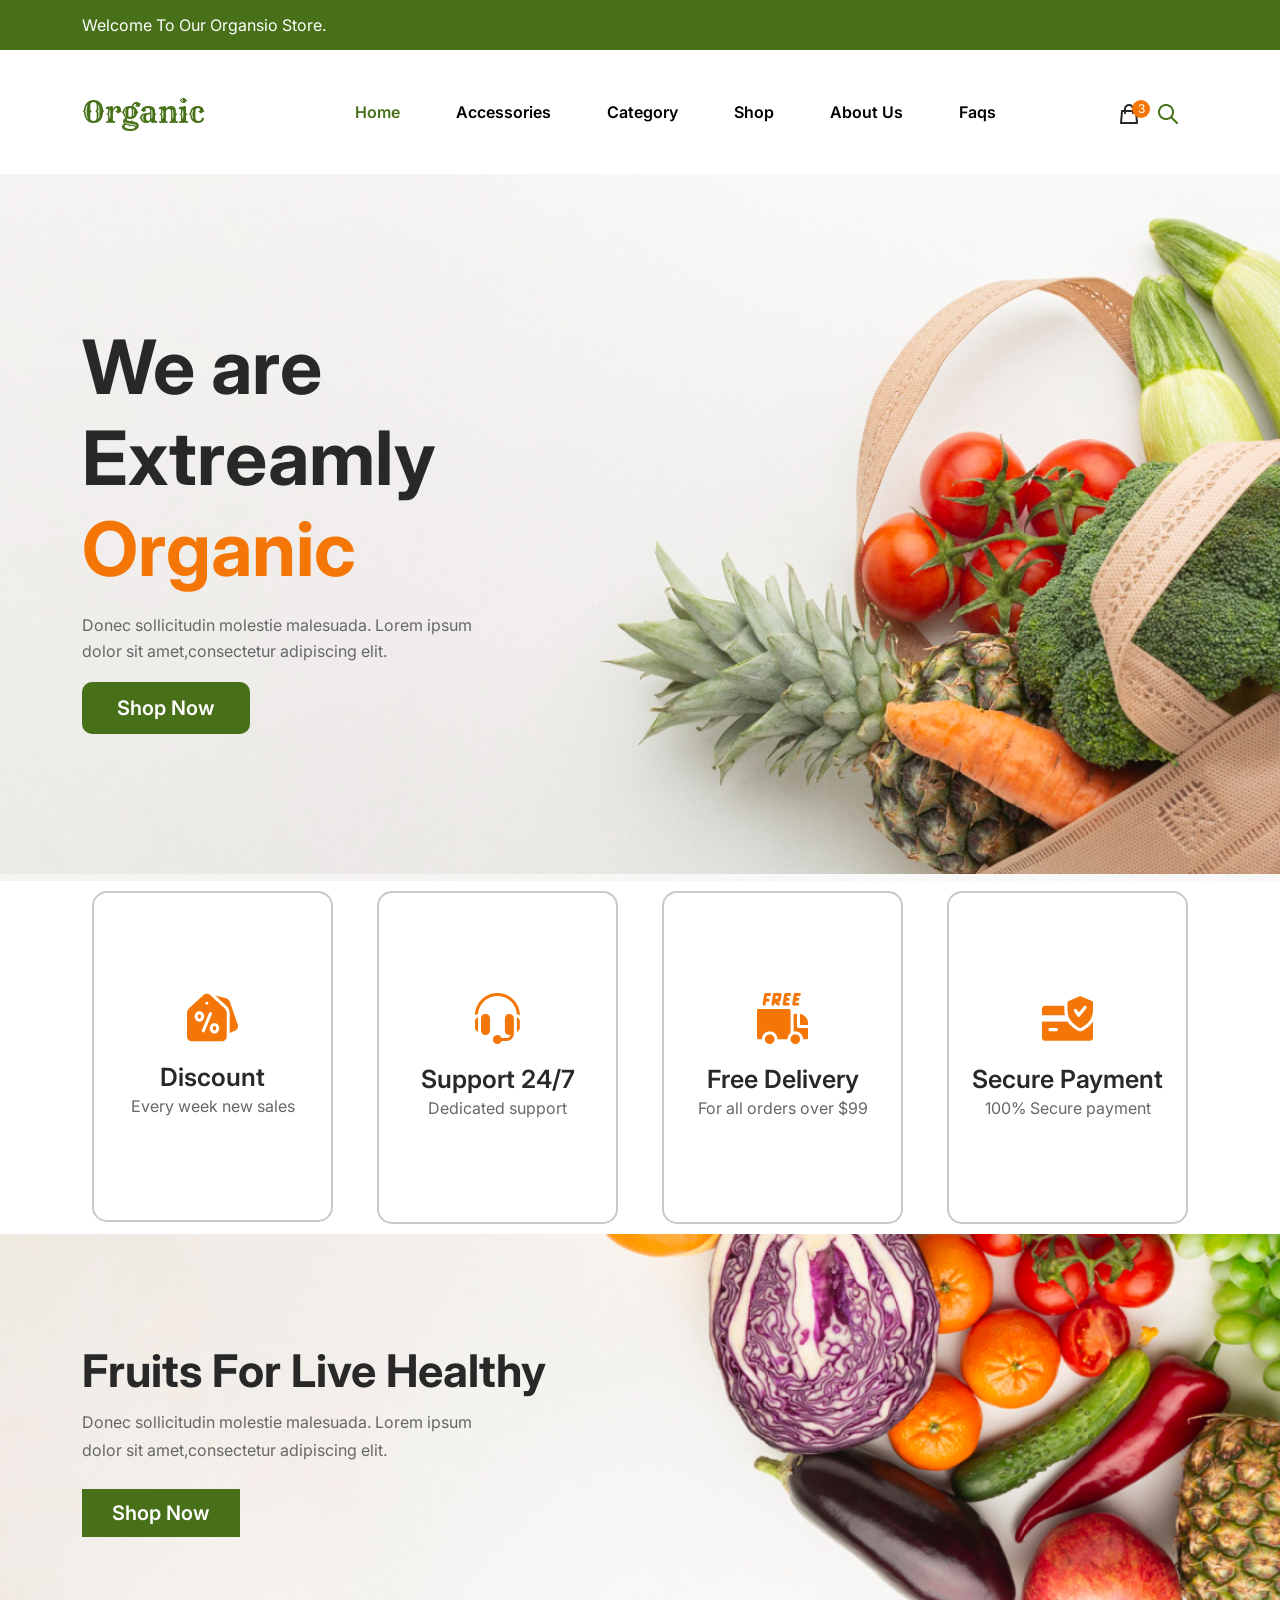
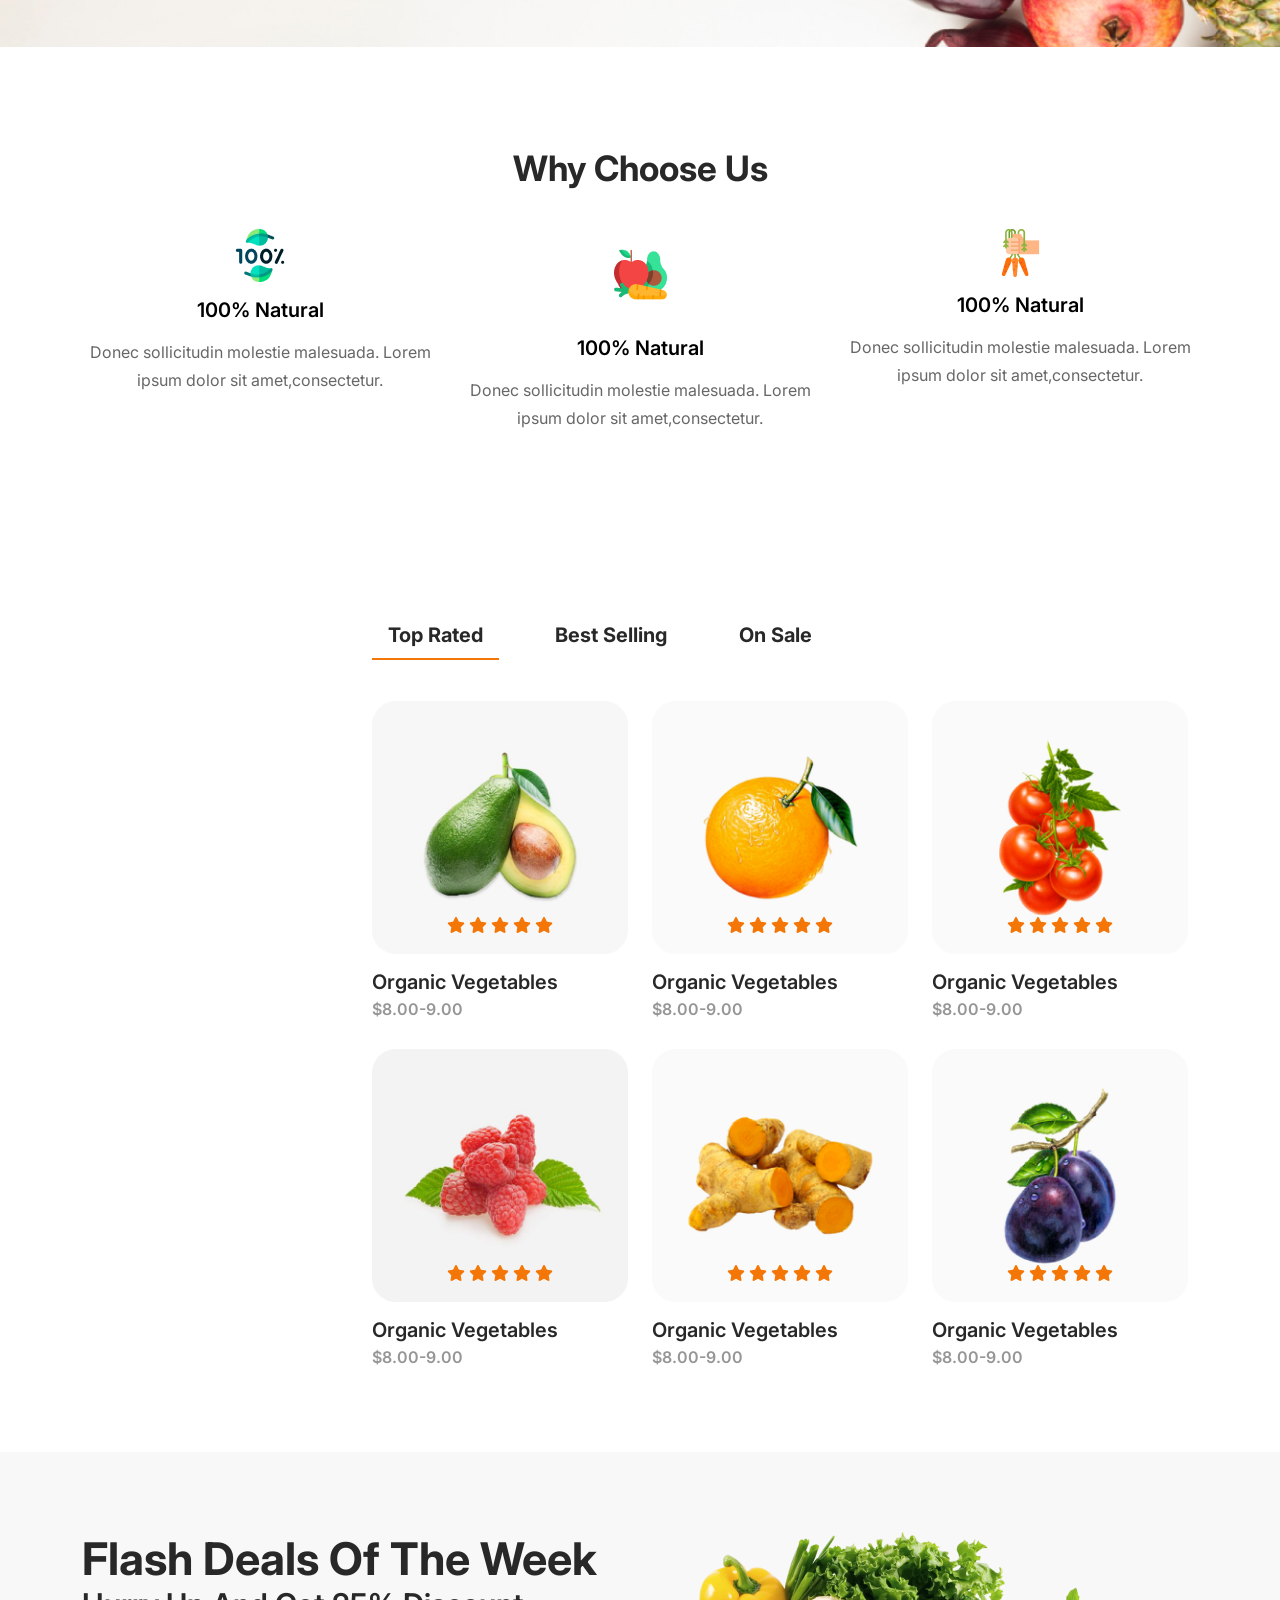
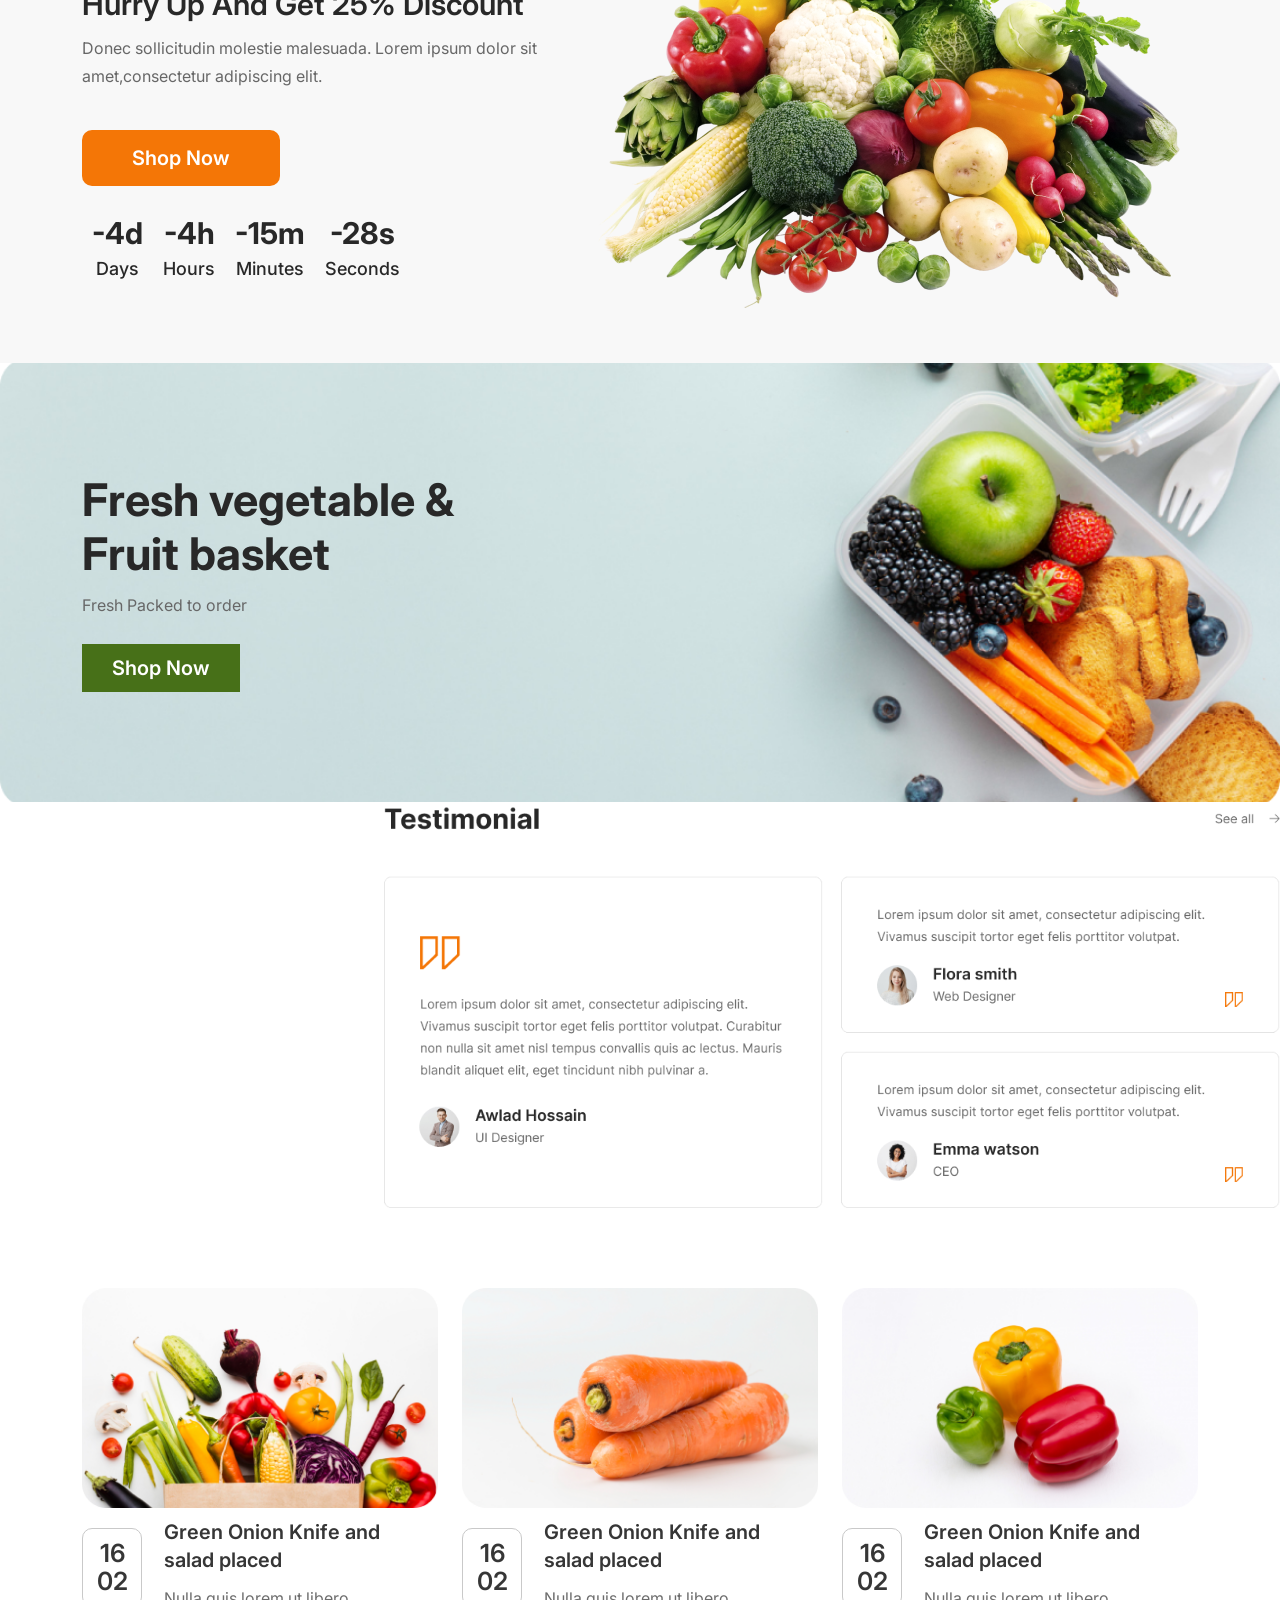
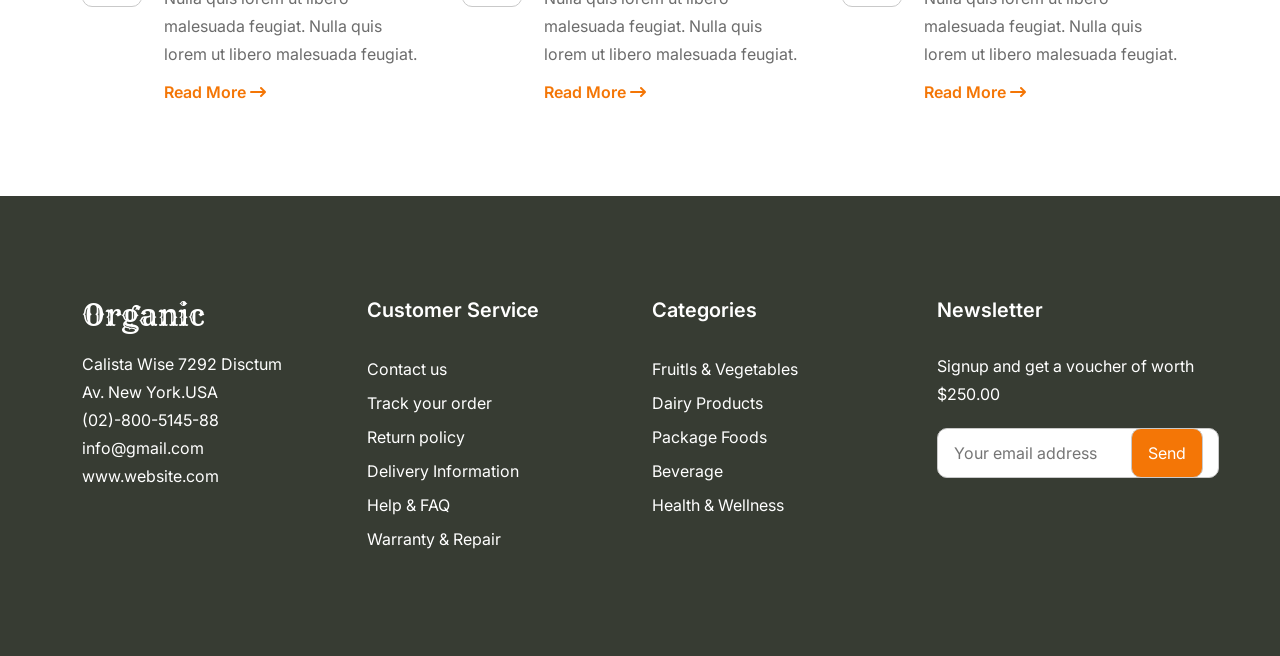
<file: Organic/catagory.html>
<!DOCTYPE html>
<html lang="en">

<head>
    <meta charset="UTF-8">
    <meta http-equiv="X-UA-Compatible" content="IE=edge">
    <meta name="viewport" content="width=device-width, initial-scale=1.0">
    <!-- css link -->
    <link rel="stylesheet" href="css/bootstrap.min.css">
    <link rel="stylesheet" href="css/slick.css">
    <link rel="stylesheet" href="css/animate.css">
    <link rel="shortcut icon" href="img/fav.png" type="image/x-icon">
    <link rel="stylesheet" href="css/all.min.css">
    <link rel="stylesheet" href="css/style.css">

    <!-- figma title -->
    <title>Category</title>
</head>

<body>
    <!-- header part start -->
    <header id="header-area">
        <div class="top-header">
            <div class="container">
                <div class="top-text">
                    <p>Welcome To Our Organsio Store.</p>
                </div>
            </div>
        </div>
        <nav class="navbar navbar-expand-lg main-header">
            <div class="container">
                <a class="navbar-brand" href="#">Organic</a>

                <button class="navbar-toggler" type="button" data-bs-toggle="collapse"
                    data-bs-target="#navbarSupportedContent" aria-controls="navbarSupportedContent"
                    aria-expanded="false" aria-label="Toggle navigation">
                    <span class="navbar-toggler-icon"></span>
                </button>

                <div class="collapse navbar-collapse" id="navbarSupportedContent">

                    <ul class="navbar-nav m-auto">
                        <li class="nav-item">
                            <a class="nav-link active" aria-current="page" href="index.html">Home</a>
                        </li>
                        <li class="nav-item">
                            <a class="nav-link" href="Accessories.html">Accessories</a>
                        </li>
                        <li class="nav-item">
                            <a class="nav-link" href="catagory.html">Category</a>
                        </li>
                        <li class="nav-item">
                            <a class="nav-link" href="shop.html">Shop</a>
                        </li>
                        <li class="nav-item">
                            <a class="nav-link" href="about.html">About Us</a>
                        </li>
                        <li class="nav-item">
                            <a class="nav-link" href="faq.html">Faqs</a>
                        </li>
                    </ul>
                    <form class="d-flex">
                        <div class="header-card"><img src="img/Vectorlog.png" alt="">
                            <span>3</span>
                        </div>
                        <div class="header-card"><img src="img/Vectorsearch.png" alt=""></div>
                    </form>
                </div>
            </div>
        </nav>
    </header>
    <!-- header part end -->

    <!-- banner part start -->
    <section id="cat-banner-area" style="background: url(img/Rectangle\ 2.png);">
        <div class="container">
            <div class="row">
                <div class="col-xl-8">
                    <div class="cat-hero">
                        <h1>We are <br> Extreamly <br> <span>Organic</span> </h1>
                        <p>Donec sollicitudin molestie malesuada. Lorem ipsum <br> dolor sit amet,consectetur adipiscing
                            elit.</p>
                        <a href="#" class="cat-btn">Shop Now</a>
                    </div>
                </div>
            </div>
        </div>
    </section>
    <!-- banner part end -->

    <!-- support part start -->
    <section id="support-area">
        <div class="container">
            <div class="row">
                <div class="col-xl-3">
                    <div class="support-item">
                        <div class="support-icon"><img src="img/Group.png" alt="img"></div>
                        <h5>Discount</h5>
                        <p>Every week new sales</p>
                    </div>
                </div>
                <div class="col-xl-3">
                    <div class="support-item">
                        <div class="support-icon"><img src="img/Group 20189.png" alt="img"></div>
                        <h5>Support 24/7 </h5>
                        <p>Dedicated support</p>
                    </div>
                </div>
                <div class="col-xl-3">
                    <div class="support-item">
                        <div class="support-icon"><img src="img/Group 20190.png" alt="img"></div>
                        <h5>Free Delivery</h5>
                        <p>For all orders over $99 </p>
                    </div>
                </div>
                <div class="col-xl-3">
                    <div class="support-item">
                        <div class="support-icon"><img src="img/003-credit-card.png" alt="img"></div>
                        <h5>Secure Payment</h5>
                        <p>100% Secure payment</p>
                    </div>
                </div>
            </div>
        </div>
    </section>
    <!--  Live-Healthy part start -->
    <section id=" Live-Healthy" style="background: url(img/Rectangle\ 3073.png) no-repeat center / cover;">
        <div class="container">
            <div class="Live-Healthy-wrapper">
                <h2>Fruits For Live Healthy</h2>
                <p>Donec sollicitudin molestie malesuada. Lorem ipsum dolor sit amet,consectetur adipiscing elit.</p>
                <a href="#" class="Accessories-btn">Shop Now</a>
            </div>
        </div>
    </section>
    <!--  Live-Healthy part end -->

    <!-- Why Choose Us part start -->
    <section id="Why-Choose-Us">
        <div class="container">
            <div class="row">
                <div class="col-xl-12">
                    <div class="choose-head">
                        <h2>Why Choose Us</h2>
                    </div>
                </div>
            </div>
            <div class="row">
                <div class="col-xl-4">
                    <div class="Why-Choose-Us-item">
                        <div class="choose-item-img">
                            <img src="img/002-natural.png" alt="">
                        </div>
                        <h4>100% Natural</h4>
                        <p>Donec sollicitudin molestie malesuada. Lorem ipsum dolor sit amet,consectetur.</p>
                    </div>
                </div>
                <div class="col-xl-4">
                    <div class="Why-Choose-Us-item">
                        <div class="choose-item-img">
                            <img src="img/au2.png" alt="">
                        </div>
                        <h4>100% Natural</h4>
                        <p>Donec sollicitudin molestie malesuada. Lorem ipsum dolor sit amet,consectetur.</p>
                    </div>
                </div>
                <div class="col-xl-4">
                    <div class="Why-Choose-Us-item">
                        <div class="choose-item-img">
                            <img src="img/au3.png">
                        </div>
                        <h4>100% Natural</h4>
                        <p>Donec sollicitudin molestie malesuada. Lorem ipsum dolor sit amet,consectetur.</p>
                    </div>
                </div>
            </div>
        </div>
    </section>
    <!-- Why Choose Us part end -->

    <!-- Products part start -->
    <section id="top-rate-area">
        <div class="container">
            <div class="row">
                <div class="col-xl-3">
                </div>
                <div class="col-xl-9">
                    <div class="row">
                        <div class="col-xl-12">
                            <ul class="nav nav-pills mb-3" id="pills-tab" role="tablist">
                                <li class="nav-item" role="presentation">
                                    <button class="nav-link active" id="pills-home-tab" data-bs-toggle="pill"
                                        data-bs-target="#pills-home" type="button" role="tab" aria-controls="pills-home"
                                        aria-selected="true">Top Rated</button>
                                </li>
                                <li class="nav-item" role="presentation">
                                    <button class="nav-link" id="pills-profile-tab" data-bs-toggle="pill"
                                        data-bs-target="#pills-profile" type="button" role="tab"
                                        aria-controls="pills-profile" aria-selected="false">Best Selling</button>
                                </li>
                                <li class="nav-item" role="presentation">
                                    <button class="nav-link" id="pills-contact-tab" data-bs-toggle="pill"
                                        data-bs-target="#pills-contact" type="button" role="tab"
                                        aria-controls="pills-contact" aria-selected="false">On Sale</button>
                                </li>
                            </ul>
                        </div>
                    </div>
                    <div class="tab-content" id="pills-tabContent">
                        <div class="tab-pane fade show active" id="pills-home" role="tabpanel"
                            aria-labelledby="pills-home-tab">
                            <div class="row">
                                <div class="col-xl-4">
                                    <div class="top-rate-item">
                                        <div class="top-rate-item-img">
                                            <img src="img/Rectangle 3091 (4).png" alt="">
                                            <div class="top-rate-item-star">
                                                <i class="fa-solid fa-star"></i>
                                                <i class="fa-solid fa-star"></i>
                                                <i class="fa-solid fa-star"></i>
                                                <i class="fa-solid fa-star"></i>
                                                <i class="fa-solid fa-star"></i>
                                            </div>
                                        </div>
                                        <h4>Organic Vegetables</h4>
                                        <p>$8.00-9.00</p>
                                    </div>
                                </div>
                                <div class="col-xl-4">
                                    <div class="top-rate-item">
                                        <div class="top-rate-item-img">
                                            <img src="img/Rectangle 3091 (3).png" alt="">
                                            <div class="top-rate-item-star">
                                                <i class="fa-solid fa-star"></i>
                                                <i class="fa-solid fa-star"></i>
                                                <i class="fa-solid fa-star"></i>
                                                <i class="fa-solid fa-star"></i>
                                                <i class="fa-solid fa-star"></i>
                                            </div>
                                        </div>
                                        <h4>Organic Vegetables</h4>
                                        <p>$8.00-9.00</p>
                                    </div>
                                </div>
                                <div class="col-xl-4">
                                    <div class="top-rate-item">
                                        <div class="top-rate-item-img">
                                            <img src="img/Rectangle 3091 (5).png" alt="">
                                            <div class="top-rate-item-star">
                                                <i class="fa-solid fa-star"></i>
                                                <i class="fa-solid fa-star"></i>
                                                <i class="fa-solid fa-star"></i>
                                                <i class="fa-solid fa-star"></i>
                                                <i class="fa-solid fa-star"></i>
                                            </div>
                                        </div>
                                        <h4>Organic Vegetables</h4>
                                        <p>$8.00-9.00</p>
                                    </div>
                                </div>
                                <div class="col-xl-4">
                                    <div class="top-rate-item">
                                        <div class="top-rate-item-img">
                                            <img src="img/Rectangle 3091 (13).png" alt="">
                                            <div class="top-rate-item-star">
                                                <i class="fa-solid fa-star"></i>
                                                <i class="fa-solid fa-star"></i>
                                                <i class="fa-solid fa-star"></i>
                                                <i class="fa-solid fa-star"></i>
                                                <i class="fa-solid fa-star"></i>
                                            </div>
                                        </div>
                                        <h4>Organic Vegetables</h4>
                                        <p>$8.00-9.00</p>
                                    </div>
                                </div>
                                <div class="col-xl-4">
                                    <div class="top-rate-item">
                                        <div class="top-rate-item-img">
                                            <img src="img/Rectangle 3091 (12).png" alt="">
                                            <div class="top-rate-item-star">
                                                <i class="fa-solid fa-star"></i>
                                                <i class="fa-solid fa-star"></i>
                                                <i class="fa-solid fa-star"></i>
                                                <i class="fa-solid fa-star"></i>
                                                <i class="fa-solid fa-star"></i>
                                            </div>
                                        </div>
                                        <h4>Organic Vegetables</h4>
                                        <p>$8.00-9.00</p>
                                    </div>
                                </div>
                                <div class="col-xl-4">
                                    <div class="top-rate-item">
                                        <div class="top-rate-item-img">
                                            <img src="img/Rectangle 3091 (6).png" alt="">
                                            <div class="top-rate-item-star">
                                                <i class="fa-solid fa-star"></i>
                                                <i class="fa-solid fa-star"></i>
                                                <i class="fa-solid fa-star"></i>
                                                <i class="fa-solid fa-star"></i>
                                                <i class="fa-solid fa-star"></i>
                                            </div>
                                        </div>
                                        <h4>Organic Vegetables</h4>
                                        <p>$8.00-9.00</p>
                                    </div>
                                </div>
                            </div>
                        </div>
                        <div class="tab-pane fade" id="pills-profile" role="tabpanel"
                            aria-labelledby="pills-profile-tab">
                            <div class="row">
                                <div class="col-xl-4">
                                    <div class="top-rate-item">
                                        <div class="top-rate-item-img">
                                            <img src="img/Rectangle 3091 (7).png" alt="">
                                            <div class="top-rate-item-star">
                                                <i class="fa-solid fa-star"></i>
                                                <i class="fa-solid fa-star"></i>
                                                <i class="fa-solid fa-star"></i>
                                                <i class="fa-solid fa-star"></i>
                                                <i class="fa-solid fa-star"></i>
                                            </div>
                                        </div>
                                        <h4>Organic Vegetables</h4>
                                        <p>$8.00-9.00</p>
                                    </div>
                                </div>
                                <div class="col-xl-4">
                                    <div class="top-rate-item">
                                        <div class="top-rate-item-img">
                                            <img src="img/Rectangle 3091 (2).png" alt="">
                                            <div class="top-rate-item-star">
                                                <i class="fa-solid fa-star"></i>
                                                <i class="fa-solid fa-star"></i>
                                                <i class="fa-solid fa-star"></i>
                                                <i class="fa-solid fa-star"></i>
                                                <i class="fa-solid fa-star"></i>
                                            </div>
                                        </div>
                                        <h4>Organic Vegetables</h4>
                                        <p>$8.00-9.00</p>
                                    </div>
                                </div>
                                <div class="col-xl-4">
                                    <div class="top-rate-item">
                                        <div class="top-rate-item-img">
                                            <img src="img/Rectangle 3091 (3).png" alt="">
                                            <div class="top-rate-item-star">
                                                <i class="fa-solid fa-star"></i>
                                                <i class="fa-solid fa-star"></i>
                                                <i class="fa-solid fa-star"></i>
                                                <i class="fa-solid fa-star"></i>
                                                <i class="fa-solid fa-star"></i>
                                            </div>
                                        </div>
                                        <h4>Organic Vegetables</h4>
                                        <p>$8.00-9.00</p>
                                    </div>
                                </div>
                                <div class="col-xl-4">
                                    <div class="top-rate-item">
                                        <div class="top-rate-item-img">
                                            <img src="img/Rectangle 3091 (10).png" alt="">
                                            <div class="top-rate-item-star">
                                                <i class="fa-solid fa-star"></i>
                                                <i class="fa-solid fa-star"></i>
                                                <i class="fa-solid fa-star"></i>
                                                <i class="fa-solid fa-star"></i>
                                                <i class="fa-solid fa-star"></i>
                                            </div>
                                        </div>
                                        <h4>Organic Vegetables</h4>
                                        <p>$8.00-9.00</p>
                                    </div>
                                </div>
                                <div class="col-xl-4">
                                    <div class="top-rate-item">
                                        <div class="top-rate-item-img">
                                            <img src="img/Rectangle 3091 (11).png" alt="">
                                            <div class="top-rate-item-star">
                                                <i class="fa-solid fa-star"></i>
                                                <i class="fa-solid fa-star"></i>
                                                <i class="fa-solid fa-star"></i>
                                                <i class="fa-solid fa-star"></i>
                                                <i class="fa-solid fa-star"></i>
                                            </div>
                                        </div>
                                        <h4>Organic Vegetables</h4>
                                        <p>$8.00-9.00</p>
                                    </div>
                                </div>
                                <div class="col-xl-4">
                                    <div class="top-rate-item">
                                        <div class="top-rate-item-img">
                                            <img src="img/Rectangle 3091 (5).png" alt="">
                                            <div class="top-rate-item-star">
                                                <i class="fa-solid fa-star"></i>
                                                <i class="fa-solid fa-star"></i>
                                                <i class="fa-solid fa-star"></i>
                                                <i class="fa-solid fa-star"></i>
                                                <i class="fa-solid fa-star"></i>
                                            </div>
                                        </div>
                                        <h4>Organic Vegetables</h4>
                                        <p>$8.00-9.00</p>
                                    </div>
                                </div>
                            </div>
                        </div>
                        <div class="tab-pane fade" id="pills-contact" role="tabpanel"
                            aria-labelledby="pills-contact-tab">
                            <div class="row">
                                <div class="col-xl-4">
                                    <div class="top-rate-item">
                                        <div class="top-rate-item-img">
                                            <img src="img/Rectangle 3091 (12).png" alt="">
                                            <div class="top-rate-item-star">
                                                <i class="fa-solid fa-star"></i>
                                                <i class="fa-solid fa-star"></i>
                                                <i class="fa-solid fa-star"></i>
                                                <i class="fa-solid fa-star"></i>
                                                <i class="fa-solid fa-star"></i>
                                            </div>
                                        </div>
                                        <h4>Organic Vegetables</h4>
                                        <p>$8.00-9.00</p>
                                    </div>
                                </div>
                                <div class="col-xl-4">
                                    <div class="top-rate-item">
                                        <div class="top-rate-item-img">
                                            <img src="img/Rectangle 3091 (11).png" alt="">
                                            <div class="top-rate-item-star">
                                                <i class="fa-solid fa-star"></i>
                                                <i class="fa-solid fa-star"></i>
                                                <i class="fa-solid fa-star"></i>
                                                <i class="fa-solid fa-star"></i>
                                                <i class="fa-solid fa-star"></i>
                                            </div>
                                        </div>
                                        <h4>Organic Vegetables</h4>
                                        <p>$8.00-9.00</p>
                                    </div>
                                </div>
                                <div class="col-xl-4">
                                    <div class="top-rate-item">
                                        <div class="top-rate-item-img">
                                            <img src="img/Rectangle 3091 (8).png" alt="">
                                            <div class="top-rate-item-star">
                                                <i class="fa-solid fa-star"></i>
                                                <i class="fa-solid fa-star"></i>
                                                <i class="fa-solid fa-star"></i>
                                                <i class="fa-solid fa-star"></i>
                                                <i class="fa-solid fa-star"></i>
                                            </div>
                                        </div>
                                        <h4>Organic Vegetables</h4>
                                        <p>$8.00-9.00</p>
                                    </div>
                                </div>
                                <div class="col-xl-4">
                                    <div class="top-rate-item">
                                        <div class="top-rate-item-img">
                                            <img src="img/Rectangle 3091 (6).png" alt="">
                                            <div class="top-rate-item-star">
                                                <i class="fa-solid fa-star"></i>
                                                <i class="fa-solid fa-star"></i>
                                                <i class="fa-solid fa-star"></i>
                                                <i class="fa-solid fa-star"></i>
                                                <i class="fa-solid fa-star"></i>
                                            </div>
                                        </div>
                                        <h4>Organic Vegetables</h4>
                                        <p>$8.00-9.00</p>
                                    </div>
                                </div>
                                <div class="col-xl-4">
                                    <div class="top-rate-item">
                                        <div class="top-rate-item-img">
                                            <img src="img/Rectangle 3091 (8).png" alt="">
                                            <div class="top-rate-item-star">
                                                <i class="fa-solid fa-star"></i>
                                                <i class="fa-solid fa-star"></i>
                                                <i class="fa-solid fa-star"></i>
                                                <i class="fa-solid fa-star"></i>
                                                <i class="fa-solid fa-star"></i>
                                            </div>
                                        </div>
                                        <h4>Organic Vegetables</h4>
                                        <p>$8.00-9.00</p>
                                    </div>
                                </div>
                                <div class="col-xl-4">
                                    <div class="top-rate-item">
                                        <div class="top-rate-item-img">
                                            <img src="img/Rectangle 3091 (4).png" alt="">
                                            <div class="top-rate-item-star">
                                                <i class="fa-solid fa-star"></i>
                                                <i class="fa-solid fa-star"></i>
                                                <i class="fa-solid fa-star"></i>
                                                <i class="fa-solid fa-star"></i>
                                                <i class="fa-solid fa-star"></i>
                                            </div>
                                        </div>
                                        <h4>Organic Vegetables</h4>
                                        <p>$8.00-9.00</p>
                                    </div>
                                </div>
                            </div>
                        </div>
                    </div>
                </div>
            </div>
        </div>
    </section>
    <!-- top-rate part end -->

    <!-- Flash part start -->
    <section id="Flash-area">
        <div class="container">
            <div class="row">
                <div class="col-xl-6">
                    <div class="flash-wrapper">
                        <h3>Flash Deals Of The Week</h3>
                        <h5>Hurry Up And Get 25% Discount</h5>
                        <p>Donec sollicitudin molestie malesuada. Lorem ipsum dolor sit amet,consectetur adipiscing
                            elit.</p>
                        <a href="#" class="common-btn">Shop Now</a>
                        <div class="counter-down">
                            <ul class="remaining">
                                <li><span id="days">465</span>Days</li>
                                <li><span id="hours">23</span>Hours</li>
                                <li><span id="mins">59</span> Minutes</li>
                                <li><span id="secs">59</span> Seconds</li>
                            </ul>
                        </div>
                    </div>
                </div>
                <div class="col-xl-6">
                    <div class="flash-img">
                        <img src="img/pngwing 3.png" alt="">
                    </div>
                </div>
            </div>
        </div>
    </section>
    <!-- Flash part end -->
    <!--  Live-Healthy part start -->
    <section id=" Live-Healthy" style="background: url(img/Rectangle\ 3125.png) no-repeat center / cover;">
        <div class="container">
            <div class="Live-Healthy-wrapper">
                <h2>Fresh vegetable & <br> Fruit basket</h2>
                <p>Fresh Packed to order</p>
                <a href="#" class="Accessories-btn">Shop Now</a>
            </div>
        </div>
    </section>
    <!--  Live-Healthy part end -->

    <!-- testimonial part start -->
    <img src="img/eeee.png" alt="" style="padding-left: 30%;">
    <!-- green part start -->
    <section id="green-area">
        <div class="container">
            <div class="row">
                <div class="col-xl-4">
                    <div class="green-item">
                        <div class="green-item-img"><img src="img/Rectangle 3115.png" alt=""></div>
                        <div class="green-count">
                            <p>16</p>
                            <span>02</span>
                        </div>
                        <div class="green-item-content">
                            <h4>Green Onion Knife and salad placed</h4>
                            <p>Nulla quis lorem ut libero malesuada feugiat. Nulla quis lorem ut libero malesuada
                                feugiat.</p>
                            <a href="#" class="read-more">Read More <i class="fa-solid fa-arrow-right-long"></i></a>
                        </div>
                    </div>
                </div>
                <div class="col-xl-4">
                    <div class="green-item">
                        <div class="green-item-img"><img src="img/Rectangle 3115 (1).png" alt=""></div>
                        <div class="green-count">
                            <p>16</p>
                            <span>02</span>
                        </div>
                        <div class="green-item-content">
                            <h4>Green Onion Knife and salad placed</h4>
                            <p>Nulla quis lorem ut libero malesuada feugiat. Nulla quis lorem ut libero malesuada
                                feugiat.</p>
                            <a href="#" class="read-more">Read More <i class="fa-solid fa-arrow-right-long"></i></a>
                        </div>
                    </div>
                </div>
                <div class="col-xl-4">
                    <div class="green-item">
                        <div class="green-item-img"><img src="img/Rectangle 3115 (2).png" alt=""></div>
                        <div class="green-count">
                            <p>16</p>
                            <span>02</span>
                        </div>
                        <div class="green-item-content">
                            <h4>Green Onion Knife and salad placed</h4>
                            <p>Nulla quis lorem ut libero malesuada feugiat. Nulla quis lorem ut libero malesuada
                                feugiat.</p>
                            <a href="#" class="read-more">Read More <i class="fa-solid fa-arrow-right-long"></i></a>
                        </div>
                    </div>
                </div>
            </div>
        </div>
    </section>
    <!-- green part end -->

    <!-- footer part start -->
    <footer id="acc-footer-area">
        <div class="container">
            <div class="row">
                <div class="col-xl-3">
                    <div class="footer-logo">
                        <h2>Organic</h2>
                        <p>Calista Wise 7292 Disctum Av. New York.USA (02)-800-5145-88 info@gmail.com www.website.com
                        </p>
                    </div>
                </div>
                <div class="col-xl-3">
                    <div class="footer-service">
                        <h3>Customer Service</h3>
                        <ul class="footer-service-item">
                            <li><a href="#">Contact us</a></li>
                            <li><a href="#">Track your order</a></li>
                            <li><a href="#">Return policy</a></li>
                            <li><a href="#">Delivery Information</a></li>
                            <li><a href="#">Help & FAQ</a></li>
                            <li><a href="#">Warranty & Repair</a></li>
                        </ul>
                    </div>
                </div>
                <div class="col-xl-3">
                    <div class="footer-service">
                        <h3>Categories</h3>
                        <ul class="footer-service-item">
                            <li><a href="#">Fruitls & Vegetables</a></li>
                            <li><a href="#">Dairy Products</a></li>
                            <li><a href="#">Package Foods</a></li>
                            <li><a href="#">Beverage</a></li>
                            <li><a href="#">Health & Wellness</a></li>
                        </ul>
                    </div>
                </div>
                <div class="col-xl-3">
                    <div class="footer-service">
                        <h3>Newsletter</h3>
                        <p>Signup and get a voucher of worth $250.00</p>
                        <form action="" class="footer-mail">
                            <input type="email" placeholder="Your email address">
                            <input type="submit" value="Send">
                        </form>
                    </div>
                </div>
            </div>
        </div>
    </footer>
    <!-- footer part end -->




    <script src="js/jquery-1.12.4.min.js"></script>
    <script src="js/bootstrap.bundle.min.js"></script>
    <script src="js/slick.min.js"></script>
    <script src="js/wow.min.js"></script>
    <script src="js/custom.js"></script>
</body>

</html>
</file>
<file: Organic/css/style.css>
/* default css start */
@import url('https://fonts.googleapis.com/css2?family=Inter:wght@300;400;500;600;700;800&family=Rye&display=swap');

* {
    margin: 0;
    padding: 0;
    outline: none;
}

body,
h1,
h2,
h3,
h4,
h5,
h6,
a,
p {
    font-family: 'Inter', sans-serif;
}

h1,
h2,
h3,
h4,
h5,
h6,
a,
p {
    margin: 0;
    padding: 0;
}

ul {
    list-style: none;
    margin: 0;
    padding: 0;
}

a {
    text-decoration: none;
    display: inline-block;
    margin: 0;
    padding: 0;
}

img {
    max-width: 100%;
    vertical-align: middle;
}

/* default css end */

/* header css start */
.top-header {
    background: #477018;
}

.top-text p {
    height: 50px;
    line-height: 50px;
    color: #fff;
}

.main-header {
    padding: 38px;
}

a.navbar-brand {
    font-family: 'Rye';
    color: #477018;
    font-size: 30px;
    line-height: 38px;
    width: 12%;
}

a.nav-link {
    font-size: 16px;
    color: #000;
    margin: 0 20px;
    font-weight: 600;
    line-height: 19px;
}

a.nav-link:hover {
    color: #477018;
}

a.nav-link.active {
    font-style: normal;
    font-weight: 600;
    font-size: 16px;
    color: #477018 !important;
    line-height: 19px;
}

.header-card span {
    background: #f47606;
    color: #fff;
    width: 18px;
    height: 18px;
    display: block;
    text-align: center;
    border-radius: 50%;
    font-size: 12px;
    position: absolute;
    top: 0;
    right: -12px;
}

.header-card {
    position: relative;
    margin-right: 20px;
}

.header-card img {
    cursor: pointer;
}

/* header css end */

/* banner css start */
#banner-area {
    background: #f8f8f8;
}

#banner-area .hero {
    padding: 190px 0;
}

#banner-area .hero h1 {
    font-weight: 700;
    font-size: 65px;
    line-height: 79px;
    color: #282828;
}

#banner-area .hero h1 span {
    font-weight: 700;
    font-size: 65px;
    line-height: 79px;
    color: #f47606;
}

#banner-area .hero p {
    font-size: 16px;
    line-height: 28px;
    color: #676767;
    width: 500px;
    margin-top: 25px;
}

a.common-btn {
    font-weight: 600;
    font-size: 20px;
    line-height: 28px;
    color: #FFFFFF;
    background: #f47606;
    border-radius: 10px;
    padding: 14px 50px;
    margin-top: 40px;
}


#banner-area .banner-img {
    position: absolute;
    height: 564px;
    left: 711px;
    top: 218px;
}

/* banner css end */

/* support css start */
#support-area .support-item {
    text-align: center;
    padding: 100px 0;
    border: 2px solid #C9C9C9;
    border-radius: 15px;
    -webkit-border-radius: 15px;
    -moz-border-radius: 15px;
    -ms-border-radius: 15px;
    -o-border-radius: 15px;
    margin: 10px;
}

#support-area .support-item h5 {
    font-weight: 600;
    font-size: 25px;
    line-height: 30px;
    color: #282828;
    margin-top: 20px;
}

#support-area .support-item p {
    font-weight: 400;
    font-size: 16px;
    line-height: 28px;
    color: #676767;
}

/* support css end */

/* Products css start */
#products-area .products-heading h2 {
    margin-bottom: 60px;
    font-weight: 700;
    font-size: 35px;
    line-height: 42px;
    text-align: center;
    color: #282828;
}

#products-area .nav-pills .nav-link.active,
.nav-pills .show>.nav-link {
    color: #f47606 !important;
    background-color: transparent;
    font-weight: 600;
    font-size: 18px;
    line-height: 28px;
}

#products-area .nav-pills .nav-link {
    display: flex;
    align-items: center;
    color: #282828 !important;
    font-weight: 600;
    font-size: 18px;
    line-height: 28px;
}

#products-area .prdt-item-img {
    position: relative;
}

#products-area .prdt-item-img-overlay {
    position: absolute;
    top: 0;
    left: 0;
    width: 100%;
    height: 92%;
    background: rgba(40, 40, 40, 0.8);
    border-radius: 25px;
    opacity: 0;
    visibility: hidden;
    transition: all .3s linear;
}

#products-area .prdt-item-img:hover .prdt-item-img-overlay {
    opacity: 1;
    visibility: visible;
}

#products-area .overlay-icon-opacity {
    position: absolute;
    top: 50%;
    left: 50%;
    transform: translate(-50%, -50%);
    width: 100%;
    text-align: center;
}

#products-area .overlay-icon-opacity a {
    color: #f47606;
    width: 40px;
    height: 40px;
    background: #fff;
    border-radius: 50%;
    line-height: 40px;
    text-align: center;
    margin: 0 3px;
}

#products-area .prdt-item-img-star {
    position: absolute;
    bottom: 22px;
    left: 50%;
    transform: translate(-50%, -50%);
}

#products-area .prdt-item-img-star i {
    color: #f47606;
}

#products-area .Products-item p {
    font-weight: 600;
    font-size: 16px;
    line-height: 30px;
    color: #969696;
}

/* Products css end */

/* healthy css start */
#healthy-area {
    padding: 80px 0;
}

#healthy-area .live-healthy {
    background: url(../img/Rectangle\ 3126.png);
    position: absolute;
    width: 267px;
    height: 445px;
    border-radius: 25px;
    padding: 35px;
}

#healthy-area .live-top {
    position: absolute;
    width: 267px;
    height: 445px;
    top: 2290px;
    border-radius: 25px;
}


#healthy-area .live-healthy h3 {
    font-weight: 700;
    font-size: 25px;
    line-height: 30px;
    color: #282828;
}

#healthy-area .live-healthy p {
    font-weight: 400;
    font-size: 16px;
    line-height: 28px;
    color: #676767;
    margin: 12px 0;
    width: 220px;
}

#healthy-area a.live-shop {
    font-weight: 600;
    font-size: 18px;
    line-height: 28px;
    text-decoration-line: underline;
    color: #F47606;
}

#healthy-area .live-fruits-img {
    position: relative;
}

#healthy-area .live-star {
    position: absolute;
    bottom: 0;
    left: 50%;
    transform: translate(-50%, -50%);
    color: #f47606;
}

#healthy-area .live-fruits-item h4 {
    margin-top: 12px;
    font-weight: 600;
    font-size: 20px;
    line-height: 24px;
    color: #282828;
}

#healthy-area .live-fruits-item p {
    font-weight: 600;
    font-size: 16px;
    line-height: 30px;
    color: #969696;
    margin-bottom: 20px;
}

/* healthy css end */

/* Flash css start */
#Flash-area {
    background: #F8F8F8;
    padding: 80px 0;
}

#Flash-area .flash-wrapper h3 {
    font-weight: 700;
    font-size: 45px;
    line-height: 54px;
    color: #282828;
}

#Flash-area .flash-wrapper h5 {
    font-weight: 600;
    font-size: 30px;
    line-height: 36px;
    color: #282828;
}

#Flash-area .flash-wrapper p {
    margin-top: 12px;
    line-height: 28px;
    color: #676767;
}

#Flash-area ul.remaining {
    display: flex;
    margin-top: 25px;
}

#Flash-area ul.remaining li {
    margin: 0 10px;
    font-weight: 500;
    font-size: 18px;
    line-height: 28px;
    text-align: center;
    color: #282828;
}

#Flash-area ul.remaining li span {
    display: block;
    text-align: center;
    font-weight: 700;
    font-size: 30px;
    line-height: 44px;
    color: #282828;
}

#Flash-area .flash-img {
    position: absolute;
    right: 100px;
}

/* Flash css end */

/* to-rate css start */
#top-rate-area {
    padding: 80px;
}

#top-rate-area .nav-pills .nav-link.active,
.nav-pills .show>.nav-link {
    background-color: transparent;
    font-weight: 700;
    font-size: 20px;
    line-height: 30px;
    color: #282828;
    border-bottom: 2px solid #f47606;
    border-radius: 0;
}

#top-rate-area .nav-pills .nav-link {
    background: 0 0;
    border: 0;
    border-radius: 0.25rem;
    font-weight: 700;
    font-size: 20px;
    line-height: 30px;
    margin: 0 40px 0px 0px;
    color: #282828;
}

#top-rate-area .top-rate-item-img {
    position: relative;
}

#top-rate-area .top-rate-item-star {
    position: absolute;
    bottom: 5px;
    left: 50%;
    transform: translate(-50%, -50%);
    color: #f47606;
}

#top-rate-area .top-rate-item {
    margin-top: 25px;
}

#top-rate-area .top-rate-item h4 {
    font-weight: 600;
    font-size: 20px;
    line-height: 24px;
    color: #282828;
    margin-top: 16px;
}

#top-rate-area .top-rate-item p {
    font-weight: 600;
    font-size: 16px;
    line-height: 30px;
    color: #969696;
}

#top-rate-area .top-rate-img img {
    height: 100%;
    width: 100%;
}

#top-rate-area .top-rate-img {
    position: absolute;
    width: 455px;
    height: 795px;
    left: 0;
}

#top-rate-area .right-rate-img {
    position: absolute;
    height: 795px;
    right: 0;
}

/* to-rate css end */

/* testimonial css start */
#testimonial-area {
    padding: 100px 0;
    background: #F8F8F8;
    position: relative;
}

#testimonial-area .testimonial-wrapper {
    display: flex !important;
    justify-content: space-between;
    margin: 0 12px;
}

#testimonial-area .test-content {
    width: 65%;
}

#testimonial-area .testimonial-img {
    width: 35%;
}

#testimonial-area .test-content h3 {
    font-weight: 700;
    font-size: 35px;
    line-height: 42px;
    color: #282828;
}

#testimonial-area .quote {
    color: #f47606;
    font-size: 50px;
}

#testimonial-area .test-star {
    color: #ffc24b;
}

#testimonial-area .test-content p {
    line-height: 28px;
    color: #6C6C6C;
    margin-top: 22px;
    margin-bottom: 18px;
    width: 480px;
}

#testimonial-area .test-author {
    display: flex;
}

#testimonial-area .test-author-cont h5 {
    font-weight: 600;
    font-size: 20px;
    line-height: 24px;
    color: #363636;
}

#testimonial-area .test-author-cont span {
    font-size: 16px;
    line-height: 28px;
    color: #6C6C6C;
}

#testimonial-area .test-author-img {
    margin-right: 12px;
}

#testimonial-area .prev-arrow.slick-arrow {
    position: absolute;
    bottom: 120px;
    left: 200px;
    color: #f47606;
    font-size: 30px;
    cursor: pointer;
}

#testimonial-area .next-arrow.slick-arrow {
    position: absolute;
    bottom: 120px;
    left: 250px;
    color: #f47606;
    font-size: 30px;
    cursor: pointer;
}

/* testimonial css end */

/* green css start */
#green-area {
    padding: 80px 0;
}

#green-area .green-item-content h4 {
    font-weight: 600;
    font-size: 20px;
    line-height: 28px;
    color: #363636;
    padding-right: 22px;
}

#green-area .green-item-content p {
    line-height: 28px;
    color: #6C6C6C;
    padding: 10px 0;
}

a.read-more {
    font-weight: 600;
    font-size: 16px;
    line-height: 28px;
    color: #F47606;
}

#green-area .green-count p {
    font-weight: 600;
    font-size: 25px;
    line-height: 28px;
    color: #363636;
}

#green-area .green-count span {
    font-weight: 600;
    font-size: 25px;
    line-height: 28px;
    color: #363636;
}

#green-area .green-count {
    border: 1px solid #C9C9C9;
    box-sizing: border-box;
    border-radius: 10px;
    width: 60px;
    text-align: center;
    padding: 10px;
    position: absolute;
    margin-top: 20px;
}

#green-area .green-item-content {
    padding: 10px 10px 10px 82px;
}

/* green css end */

/* footer css start */
#footer-area {
    padding: 100px 0;
    background: #f8f8f8;
}

.footer-logo h2 {
    font-family: 'Rye';
    font-style: normal;
    font-weight: 400;
    font-size: 30px;
    line-height: 38px;
    color: #477018;
}

.footer-logo p {
    line-height: 28px;
    color: #6C6C6C;
    width: 210px;
    margin-top: 16px;
}

.footer-service h3 {
    font-weight: 600;
    font-size: 20px;
    line-height: 28px;
    color: #363636;
    margin-bottom: 28px;
}

ul.footer-service-item li a {
    font-size: 16px;
    margin: 5px 0;
    color: #6C6C6C;
}

.footer-service p {
    line-height: 28px;
    color: #6C6C6C;
    margin-bottom: 20px;
}

form.footer-mail {
    position: relative;
}

form.footer-mail input {
    padding: 12px 16px;
    border-radius: 10px;
    border: 1px solid #C9C9C9;
}

form.footer-mail input[type="submit"] {
    position: absolute;
    top: 0;
    right: -5px;
    background: #f47606;
    color: #fff;
}


/* footer css end */

/* Extreamly-banner css start */
#Extreamly-banner .Extreamly-banner-hero {
    background: url(../img/Rectangle\ 3061.png);
}

#Extreamly-banner .accessories-banner-right {
    background: url(../img/Rectangle\ 3062.png);
    height: 304px;
}

#Extreamly-banner .acc-right-bottom {
    background: url(../img/Rectangle\ 3063.png);
    width: 267px;
    height: 338px;
    margin-top: 30px;
}

#Extreamly-banner .acc-right-bottom2 {
    background: url(../img/Rectangle\ 3079.png);
    width: 267px;
    height: 338px;
    margin-top: 30px;
}

#Extreamly-banner .Extreamly-content h2 {
    font-weight: 700;
    font-size: 75px;
    line-height: 91px;
    color: #282828;
}

#Extreamly-banner .Extreamly-content span {
    color: #f47606;
}

#Extreamly-banner .Extreamly-content p {
    line-height: 28px;
    color: #676767;
    margin: 15px 0;
}

a.Accessories-btn {
    font-weight: 600;
    font-size: 20px;
    line-height: 28px;
    color: #FFFFFF;
    background: #477018;
    padding: 10px 30px;
}

#Extreamly-banner .Extreamly-content {
    padding: 133px 98px 133px 62px;
}

#Extreamly-banner .accessories-banner-right h3 {
    font-weight: 700;
    font-size: 25px;
    line-height: 30px;
    color: #282828;
    text-align: right;
    padding: 43px 29px 0px 0px;
}

#Extreamly-banner a.acc-bnnr-btn {
    font-weight: 600;
    font-size: 18px;
    line-height: 28px;
    color: #fff;
    background: #477018;
    margin-left: 326px;
    margin-top: 10px;
    padding: 6px 22px;
}

/* Extreamly-banner css end */

/* Everyday-Fresh css star */
#everyday-fresh {
    padding: 80px 0;
}

#everyday-fresh .everyday-fresh-item {
    padding: 68px 70px 68px 35px;
}

#everyday-fresh .everyday-fresh-item span {
    font-weight: 500;
    font-size: 20px;
    line-height: 24px;
    color: #282828;
}

#everyday-fresh .everyday-fresh-item h4 {
    font-weight: 700;
    font-size: 20px;
    line-height: 24px;
    color: #282828;
    padding: 5px 0;
}

#everyday-fresh .everyday-fresh-item a {
    font-weight: 600;
    font-size: 20px;
    line-height: 28px;
    text-decoration-line: underline;
    color: #F47606;
}

/* Everyday-Fresh css end */

/* Trending css start */
#Trending-acc {
    padding: 80px 0;
}

#Trending-acc h2.Trending-acc-head {
    font-weight: 700;
    font-size: 35px;
    line-height: 42px;
    text-align: center;
    color: #282828;
    margin-bottom: 50px;
}

#Trending-acc .nav-pills .nav-link,
.nav-pills .show>.nav-link {
    color: #000;
    border-radius: 0;
    font-weight: 500;
    font-size: 25px;
    text-align: center;
}

#Trending-acc .nav-pills .nav-link.active,
.nav-pills .show>.nav-link {
    color: #f3550b;
    background-color: transparent;
    border-bottom: 2px solid #f3550b;
    border-radius: 0;
    font-weight: 500;
    font-size: 25px;
    text-align: center;
}

#Trending-acc .acc-rate-item {
    text-align: center;
    margin-top: 40px;
}

#Trending-acc .acc-rate-item h4 {
    font-weight: 600;
    font-size: 20px;
    line-height: 24px;
    text-align: center;
    color: #282828;
    margin-top: 25px;
}

#Trending-acc .acc-rate-item-star {
    color: #FFAE00;
    margin: 5px 0;
}

#Trending-acc .acc-rate-item p {
    font-weight: 600;
    font-size: 18px;
    line-height: 24px;
    color: #282828;
}

#Trending-acc .acc-rate-item-img img {
    width: 100%;
    height: 100%;
}

#Trending-acc .acc-rate-item-img {
    position: relative;
}

#Trending-acc .acc-item-img-overlay {
    position: absolute;
    top: 0;
    left: 0;
    width: 100%;
    height: 100%;
    background: rgba(40, 40, 40, 0.8);
    border-radius: 30px;
    opacity: 0;
    visibility: hidden;
    transition: all .3s linear;
}

#Trending-acc .acc-rate-item .acc-rate-item-img:hover .acc-item-img-overlay {
    opacity: 1;
    visibility: visible;
}

#Trending-acc .acc-overlay-icon-opacity {
    position: absolute;
    top: 50%;
    left: 50%;
    transform: translate(-50%, -50%);
    width: 100%;
}

#Trending-acc .acc-overlay-icon-opacity a {
    color: #f3550b;
    width: 50px;
    height: 50px;
    background: #fff;
    line-height: 50px;
    border-radius: 50%;
    margin: 0 5px;
}

/* Trending css end */

/*  Live-Healthy css start */
.Live-Healthy-wrapper {
    padding: 110px 0;
}

.Live-Healthy-wrapper h2 {
    font-weight: 700;
    font-size: 45px;
    line-height: 54px;
    color: #282828;
}

.Live-Healthy-wrapper p {
    line-height: 28px;
    color: #676767;
    width: 415px;
    margin-bottom: 25px;
    margin-top: 10px;
}

/*  Live-Healthy css end */

/* Flash Deals css start */
#Flash-Deals {
    padding: 80px 0;
}

#Flash-Deals .Flash-Deals-head h2 {
    font-weight: 700;
    font-size: 35px;
    line-height: 42px;
    text-align: center;
    color: #282828;
    margin-bottom: 40px;
}

#Flash-Deals .Flash-Deals-item {
    text-align: center;
}

#Flash-Deals ul.Flash-Deals-remaining {
    display: flex;
    font-weight: 600;
    font-size: 20px;
    line-height: 24px;
    color: #F47606;
}

#Flash-Deals ul.Flash-Deals-remaining li {
    margin: 0 auto;
}

#Flash-Deals .Flash-Deals-item {
    text-align: center;
    background: #f7f7f7;
}

#Flash-Deals ul.Flash-Deals-remaining {
    display: flex;
    font-weight: 600;
    font-size: 20px;
    line-height: 24px;
    color: #F47606;
}

#Flash-Deals ul.Flash-Deals-remaining li {
    margin: 0 auto;
}

#Flash-Deals ul.Flash-Deals-remaining li span {
    display: inherit;
    line-height: 30px;
    margin-top: 25px;
}

#Flash-Deals .Flash-Deals-item-date {
    margin-bottom: 25px;
}

#Flash-Deals ul.Flash-Deals-remaining li {
    margin: 0 auto;
    width: 80px;
    height: 100px;
    background: #fff;
}

#Flash-Deals .Flash-Deals-item-star {
    color: #f47606;
    margin: 10px 0;
}

#Flash-Deals .Flash-Deals-item h3 {
    font-weight: 600;
    font-size: 25px;
    line-height: 30px;
    color: #282828;
}

#Flash-Deals .Flash-Deals-item p {
    font-weight: 600;
    font-size: 18px;
    line-height: 24px;
    text-align: center;
    color: #282828;
}

#Flash-Deals a.Flash-Deals-item-cart {
    font-weight: 600;
    font-size: 20px;
    line-height: 24px;
    text-align: center;
    color: #FFFFFF;
    background: #f47606;
    padding: 12px 35px;
    margin: 30px 0;
}

/* Flash Deals css end */

/* Recent-News css start */
#Recent-News {
    padding-top: 30px;
    padding-bottom: 100px;
}

#Recent-News .Recent-News-head h2 {
    font-weight: 700;
    font-size: 35px;
    line-height: 42px;
    text-align: center;
    color: #282828;
    margin-bottom: 50px;
}

#Recent-News .recent-new-inner {
    background: #fafafa;
    padding-left: 25px;
}

#Recent-News .Recent-News-item h3 {
    font-weight: 600;
    font-size: 20px;
    line-height: 28px;
    color: #363636;
    padding-right: 100px;
    margin-top: 20px;
}

#Recent-News .Recent-News-item p {
    font-size: 16px;
    line-height: 28px;
    color: #6C6C6C;
    padding-right: 50px;
    margin: 12px 0;
}

/* Recent-News css end */

/* acc-footer css start */
#acc-footer-area {
    background: #373C33;
    padding: 100px 0;
}

#acc-footer-area .footer-logo h2 {
    color: #fff;
}

#acc-footer-area .footer-logo p {
    color: #fff;
}

#acc-footer-area .footer-service h3 {
    color: #fff;
}

#acc-footer-area ul.footer-service-item li a {
    color: #fff;
}

.footer-service p {
    color: #fff;
}

/* acc-footer css end */

/* cat-banner css start */
#cat-banner-area {
    padding: 147px 0;
}

#cat-banner-area .cat-hero h1 {
    font-weight: 700;
    font-size: 75px;
    line-height: 91px;
    color: #282828;
}

#cat-banner-area .cat-hero p {
    line-height: 26px;
    color: #676767;
    margin: 18px 0;
}

#cat-banner-area .cat-hero h1 span {
    color: #f47606;
}

#cat-banner-area a.cat-btn {
    font-weight: 600;
    font-size: 20px;
    line-height: 28px;
    color: #FFFFFF;
    background: #477018;
    border-radius: 10px;
    padding: 12px 35px;
}

#cat-banner-area .cat-fruits-item {
    text-align: center;
}

/* cat-banner css end */

/* why choose us css start */
#Why-Choose-Us {
    padding: 100px 0;
}

#Why-Choose-Us .choose-head h2 {
    font-weight: 700;
    font-size: 35px;
    line-height: 42px;
    text-align: center;
    color: #282828;
    margin-bottom: 40px;
}

#Why-Choose-Us .Why-Choose-Us-item {
    text-align: center;
}

#Why-Choose-Us .Why-Choose-Us-item h4 {
    font-weight: 600;
    font-size: 20px;
    line-height: 24px;
    text-align: center;
    color: #000000;
    margin: 16px 0;
}

#Why-Choose-Us .Why-Choose-Us-item p {
    line-height: 28px;
    text-align: center;
    color: #676767;
}

/* why choose us css end */


/* about css start */
.bnr {
    background: url('../img/Rectangle\ 3045.png') no-repeat center/cover !important;
    padding: 115px 0px;
    margin-bottom: 80px;
}

.bnr h2 {
    font-family: 'Inter', sans-serif;
    font-weight: 700;
    font-size: 35px;
    margin-bottom: 10px !important;
}

.bnr p {
    font-family: 'Inter', sans-serif;
    font-weight: 400;
    font-size: 16px;

}

.word {
    margin-bottom: 130px;
}

.word_txt h4 {
    font-family: 'Inter', sans-serif;
    font-weight: 500;
    font-size: 20px;
    color: #676767;
    margin-bottom: 10px !important;
}

.word_txt h3 {
    font-family: 'Inter', sans-serif;
    font-weight: 700;
    font-size: 35px;
    line-height: 42px;
    margin-bottom: 30px !important;
    padding-right: 35% !important;
}

.word_txt p {
    font-family: 'Inter', sans-serif;
    font-weight: 400;
    font-size: 16px;
    line-height: 30px;
    color: #676767;
    margin-bottom: 30px !important;
    padding-right: 19% !important;
}

.word_user .user_img {
    margin-right: 20px !important;
}

.user_txt h4 {
    font-family: 'Inter', sans-serif;
    font-weight: 500;
    font-size: 20px;
    margin: 0px !important;
    color: #282828;
}

.user_txt p {
    font-family: 'Inter', sans-serif;
    font-weight: 400;
    font-size: 16px;
    color: #676767;
    margin: 0px !important;
}

#WHY .why {
    margin-bottom: 130px;
}

#WHY .why_head h4 {
    font-family: 'Inter', sans-serif;
    font-weight: 500;
    font-size: 20px;
    color: #676767;
    margin-bottom: 10px !important;
}

#WHY .why_head h3 {
    font-family: 'Inter', sans-serif;
    font-weight: 700;
    font-size: 35px;
    margin-bottom: 30px !important;
    padding-right: 75% !important;

}

#WHY .why_head p {
    font-family: 'Inter', sans-serif;
    font-weight: 400;
    font-size: 16px;
    line-height: 30px;
    margin-bottom: 55px !important;
    padding-right: 60% !important;
    color: #676767;

}

#WHY .nav-pills .nav-link.active,
.nav-pills .show>.nav-link {
    color: #fff !important;
    background-color: #F47606 !important;
}

#WHY .nav-pills .nav-link {
    border-radius: 15px !important;
    -webkit-border-radius: 15px !important;
    -moz-border-radius: 15px !important;
    -ms-border-radius: 15px !important;
    -o-border-radius: 15px !important;
}

#WHY .nav-link {
    display: block;
    padding: 20px 96px !important;
    color: #676767 !important;
    text-decoration: none !important;
    transition: color .15s ease-in-out, background-color .15s ease-in-out, border-color .15s ease-in-out;
}

#WHY .nav-link:hover {
    color: #676767 !important;
}

#WHY .why_main_txt h4 {
    font-family: 'Inter', sans-serif;
    font-weight: 500;
    font-size: 20px;
    color: #676767;
    margin-bottom: 10px !important;
}

#WHY .why_main_txt h3 {
    font-family: 'Inter', sans-serif;
    font-weight: 700;
    font-size: 25px;
    margin-bottom: 20px !important;
}

#WHY .why_main_txt p {
    font-family: 'Inter', sans-serif;
    font-weight: 400;
    font-size: 16px;
    line-height: 30px;
    color: #676767;
    padding-right: 33% !important;
    margin-bottom: 20px !important;
}

#WHY .why_main_txt ul li {
    font-family: 'Inter', sans-serif;
    font-weight: 400;
    font-size: 16px;
    line-height: 30px;
    color: #676767;
    padding-right: 33% !important;
}

#testi {
    margin-bottom: 130px;
}

.front_testi {
    padding: 58px 80px;
    border: 0.5px solid #C9C9C9;
    border-radius: 10px;
}

.second_testi {
    position: relative;
    padding: 34px 46px;
    border: 0.5px solid #C9C9C9;
    border-radius: 10px;
}

.quote {
    position: absolute;
    bottom: 15%;
    right: 3%;
}

.testi_main_head {
    margin-bottom: 50px;
}

.front_img {
    margin-bottom: 35px;
}

.font_txt p {
    font-family: 'Inter', sans-serif;
    font-weight: 400;
    font-size: 16px;
    color: #676767;
    margin-bottom: 35px !important;
    line-height: 28px;
}

.front_user_img img {
    margin-right: 20px;
}

.font_user_txt h4 {
    font-family: 'Inter', sans-serif;
    font-weight: 600;
    font-size: 20px;
}

.font_user_txt p {
    font-family: 'Inter', sans-serif;
    font-weight: 400;
    font-size: 16px;
    color: #676767;

}

.second_testi_txt p {
    font-family: 'Inter', sans-serif;
    font-weight: 400;
    font-size: 16px;
    color: #676767;
    margin-bottom: 20px !important;
    padding-right: 16% !important;
}

.txt_ash {
    font-family: 'Inter', sans-serif;
    font-weight: 400;
    font-size: 16px;

}

.txt_ash a {
    font-family: 'Inter', sans-serif;
    font-weight: 400;
    font-size: 16px;
    color: #676767;

}

.txt_ash a:hover {

    color: #676767 !important;
}

.blog_img img {
    width: 100%;
}

.blog_txt_main {
    border: 0.5px solid #C9C9C9;
    padding: 28px;
    border-radius: 0px 0px 10px 10px;
    border-top: none;
    -webkit-border-radius: 0px 0px 10px 10px;
    -moz-border-radius: 0px 0px 10px 10px;
    -ms-border-radius: 0px 0px 10px 10px;
    -o-border-radius: 0px 0px 10px 10px;
}

#blog {
    margin-bottom: 130px;
}

.first img {
    margin-right: 10px;
}

.first p {
    margin-right: 20px !important;
    font-family: 'Inter', sans-serif;
    font-weight: 400;
    font-size: 14px;
    color: #676767;
}

.blog_cl img {
    margin-right: 10px;
}

.head {
    margin-bottom: 50px;
}

.first {
    margin-bottom: 10px !important;
}

.blog_head h3 {
    font-family: 'Inter', sans-serif;
    font-weight: 600;
    font-size: 25px;
    margin-bottom: 35px !important;
}

.blog_btm {
    margin-top: 30px;
}

.blog_cl {
    width: 50%;
}

.blog_right {
    width: 25%;
}

.blog_right a {
    color: #F47606;
    font-family: 'Inter', sans-serif;
    font-weight: 600;
    font-size: 14px;
}

/* about css end */


/* shop css start */

.product {
    margin-bottom: 130px;
}

.menu_pro {
    padding: 23px;
    background-color: #FAFAFA;
    border-radius: 25px;
}

.user_fun {
    margin-bottom: 50px;
}

.user_fun .btn {
    background-color: transparent !important;
}

.user_fun .form-control {
    border: none;
    border-radius: .25rem;
}

.grp1 {
    border: 1px solid #C9C9C9;
    border-radius: 10px;
    padding: 10px 0px;
}

.search {
    position: relative;
}

.input-group-scrh i {
    position: absolute;
    top: 22px;
    right: 16px;
    color: #ced4da;
    cursor: pointer;
}

.grp1 img {
    margin-right: 19px !important;

}

.sort .btn {
    color: #676767 !important;
    background-color: transparent;
    border: 1px solid #C9C9C9 !important;
    margin-left: 0px !important;
    width: 100% !important;
    padding: 16px 38px 16px 14px !important;

}

.btn-group,
.btn-group-vertical {
    width: 100%;
}

.dropdown-menu {
    position: absolute;
    z-index: 1000;
    display: none;
    min-width: 100% !important;
    padding: .5rem 0;
    margin: 0;
    font-size: 1rem;
    color: #212529;
    text-align: left;
    list-style: none;
    background-color: #fff;
    background-clip: padding-box;
    border: 1px solid rgba(0, 0, 0, .15);
    border-radius: .25rem;
}

.dropdown-toggle::after {

    margin-left: 60% !important;

}

.iconz_itam {
    width: 50px;
    height: 50px;
    border-radius: 50%;
    -webkit-border-radius: 50%;
    -moz-border-radius: 50%;
    -ms-border-radius: 50%;
    -o-border-radius: 50%;
    background-color: white;
    position: relative;
}

.in_img,
.over_img {
    position: absolute;
    top: 50%;
    left: 50%;
    transform: translate(-50%, -50%);
    -webkit-transform: translate(-50%, -50%);
    -moz-transform: translate(-50%, -50%);
    -ms-transform: translate(-50%, -50%);
    -o-transform: translate(-50%, -50%);
}

.menu_main_img {
    position: relative;

}

.menu_main_img img {
    width: 100%;
}

.main_img {
    position: relative;

}

.iconz {
    position: absolute;
    bottom: 5%;
    left: 15%;
    display: none;
    z-index: 999;
    transition: all 0.5s;
    -webkit-transition: all 0.5s;
    -moz-transition: all 0.5s;
    -ms-transition: all 0.5s;
    -o-transition: all 0.5s;
}

.iconz .iconz_itam:hover {
    background-color: #F47606;
}

.iconz .iconz_itam:hover .over_img {
    display: inline-block;
}

.iconz .iconz_itam:hover .in_img {
    display: none;
}

.over_img {
    display: none;
}

.main_img:hover .iconz {
    display: inline-block;
    z-index: 999;

}

.menu_main_txt h4 {
    font-family: 'Inter', sans-serif;
    font-weight: 600;
    font-size: 20px;
    margin-bottom: 10px !important;
    margin-top: 20px !important;
}

.menu_main_txt p {
    font-family: 'Inter', sans-serif;
    font-weight: 600;
    font-size: 20px;
    color: #969696;
    margin-bottom: 24px !important;
}

.menu_pro a {
    color: black !important;
}

.menu_iteam button {
    background-color: transparent;
    border: none;
    margin-left: 15px !important;
}

.cata {
    padding: 22px 29px;
    border: 1px solid #C9C9C9;
    border-radius: 20px;
}

.cata hr {
    margin-bottom: 20px;
}

.cata_head h3 {
    font-family: 'Inter', sans-serif;
    font-weight: 700;
    font-size: 25px;
    margin-bottom: 25px !important;
}

.list {

    font-family: 'Inter', sans-serif;
    font-weight: 400;
    font-size: 16px;
    color: #676767;
}

.list li {
    margin-bottom: 15px !important;
}

.list button {
    background-color: transparent;
    border: none;
    color: #676767;
}

.m24 {
    margin-bottom: 24px !important;
}

.circle {
    width: 12px;
    height: 12px;
    border-radius: 50%;
    background-color: #477018;
    -webkit-border-radius: 50%;
    -moz-border-radius: 50%;
    -ms-border-radius: 50%;
    -o-border-radius: 50%;
}

.line {
    width: 85%;
    height: 3px;
    background-color: #477018;
}

.price {
    padding: 22px 29px;
    border: 1px solid #C9C9C9;
    border-radius: 20px;
    margin: 40px 0px;
}

.price2 {
    padding: 22px 29px;
    border: 1px solid #C9C9C9;
    border-radius: 20px;
    margin-bottom: 40px;
}

.price_head h3 {
    font-family: 'Inter', sans-serif;
    font-weight: 700;
    font-size: 25px;

}

.price hr {
    margin-bottom: 40px;
}

.price_head {

    margin-bottom: 20px !important;
}

.bar {
    margin-bottom: 24px !important;
}

.range ul li {
    font-family: 'Inter', sans-serif;
    font-weight: 400;
    font-size: 16px;
    color: #676767;
}

.img_cir {
    margin-right: 15px;
}

.prdt-item-img-star img {
    margin-right: 6px;
}

.price_icon {
    margin-bottom: 21px;
}

i.star-none {
    color: #a1a1a1 !important;
}

.txt {
    margin-left: 6px;
}

.txt p {
    font-family: 'Inter', sans-serif;
    font-weight: 400;
    font-size: 16px;
    color: #676767;
}

.sel_img {
    margin-right: 15px;
}

.sel_head {
    margin-bottom: 20px;
}

.sel_head h3 {
    font-family: 'Inter', sans-serif;
    font-weight: 700;
    font-size: 25px;
}

.sel_txt h3 {
    margin-bottom: 10px !important;
    font-family: 'Inter', sans-serif;
    font-weight: 600;
    font-size: 20px;
}

.sel_txt p {
    font-family: 'Inter', sans-serif;
    font-weight: 500;
    font-size: 16px;
    line-height: 19px;
    color: #676767;
}

.sel_txt .sel_str {
    margin-bottom: 10px;
}

.sel_txt .sel_str img {
    margin-right: 6px;
}

.sel_item {
    margin-bottom: 15px;
}

.sel_item:nth-child(4) {
    margin-bottom: 0px !important;
}

.seller {
    margin-bottom: 40px;
}

.tags_head {
    margin-bottom: 20px;
}

.tags_head h3 {
    font-family: 'Inter', sans-serif;
    font-weight: 700;
    font-size: 25px;
}

.tags_txt {
    padding: 10px 20px;
    border: 1px solid #C9C9C9;
    border-radius: 10px;
}

.tags_txt {
    margin-bottom: 10px;
}

.tags_txt p {
    font-family: 'Inter', sans-serif;
    font-weight: 500;
    font-size: 16px;
    color: #676767;
}

.pagination li {
    margin-right: 15px;
}

.page-item.active .page-link {
    color: #fff !important;
    background-color: #477018 !important;

}

.page-link {
    color: black !important;
    background-color: #E9E9E9 !important;
    border: none !important;
    transition: color .15s ease-in-out, background-color .15s ease-in-out, border-color .15s ease-in-out, box-shadow .15s ease-in-out;
    border-radius: 5px;
    -webkit-border-radius: 5px;
    -moz-border-radius: 5px;
    -ms-border-radius: 5px;
    -o-border-radius: 5px;
}

.pagination {
    margin-left: 37% !important;
}

.product .prdt-item-img-star i {
    color: #ffae00;
}

/* shop css end */
</file>
